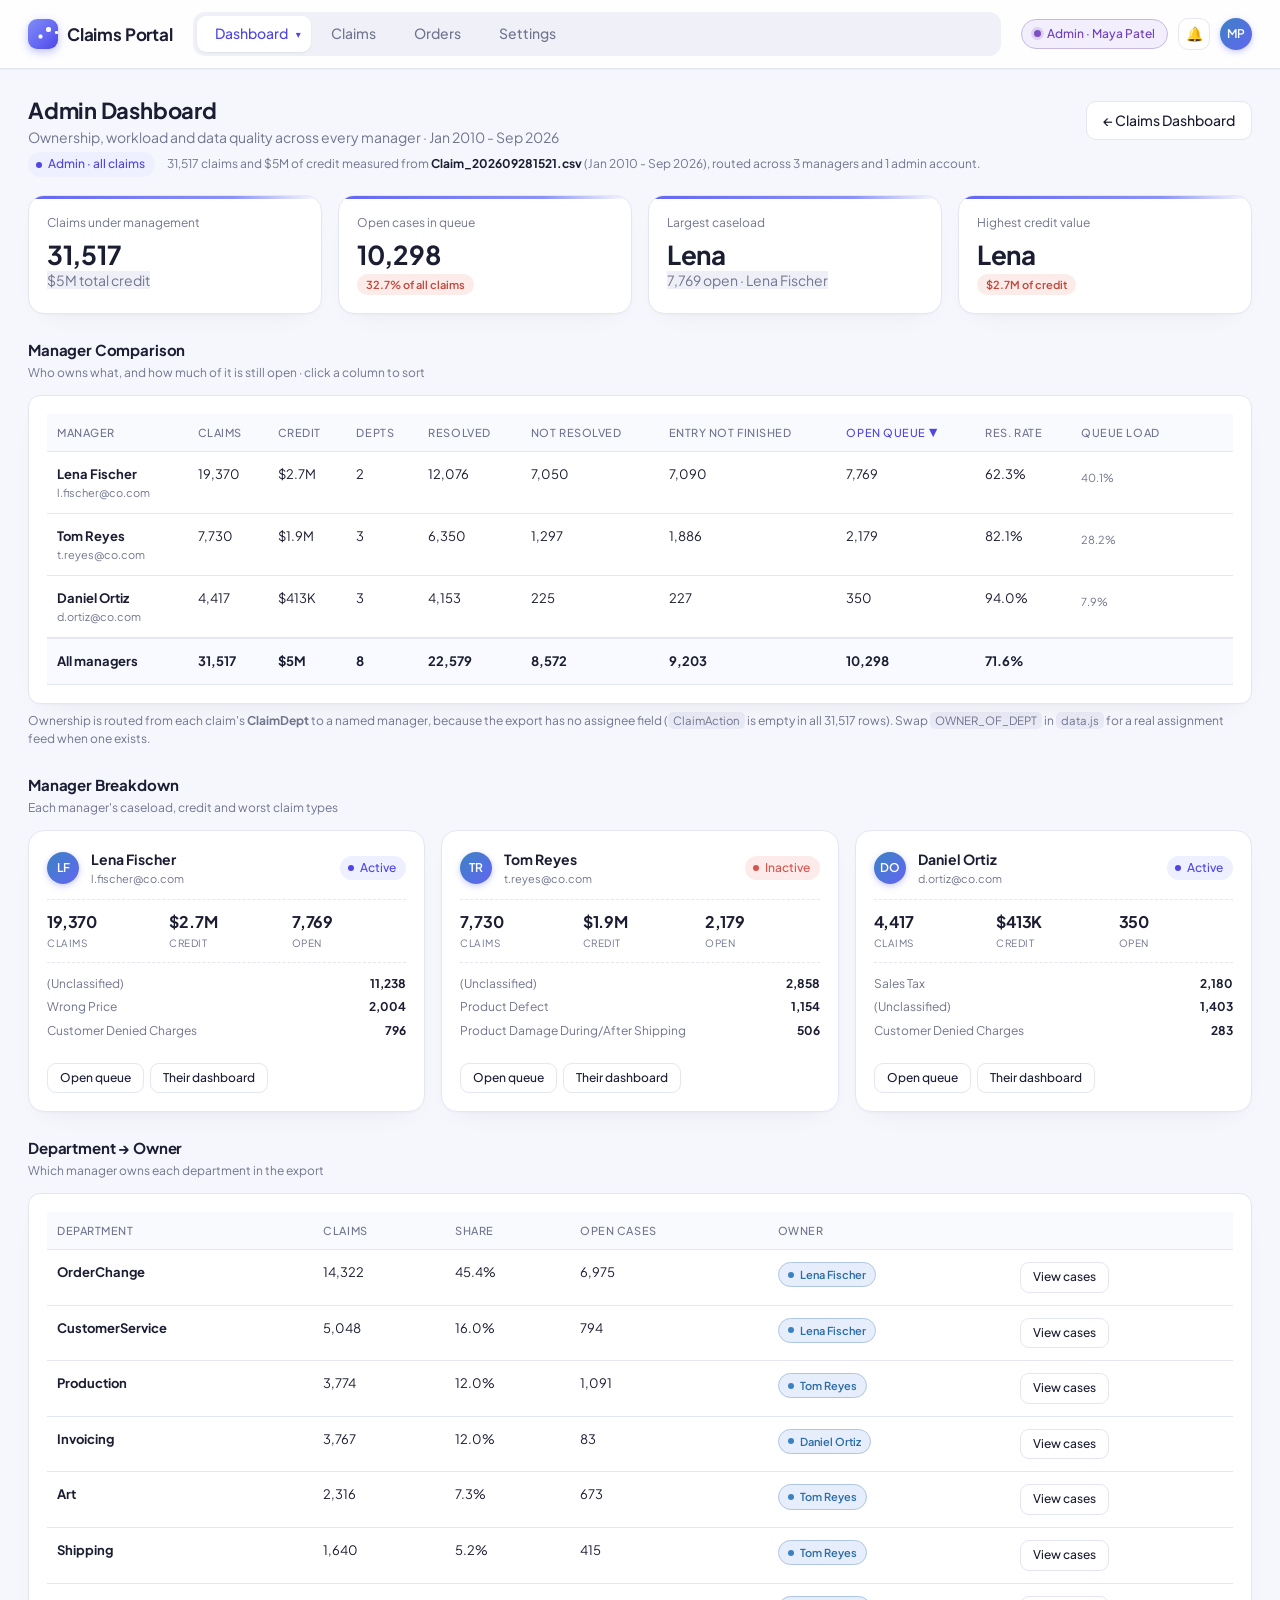
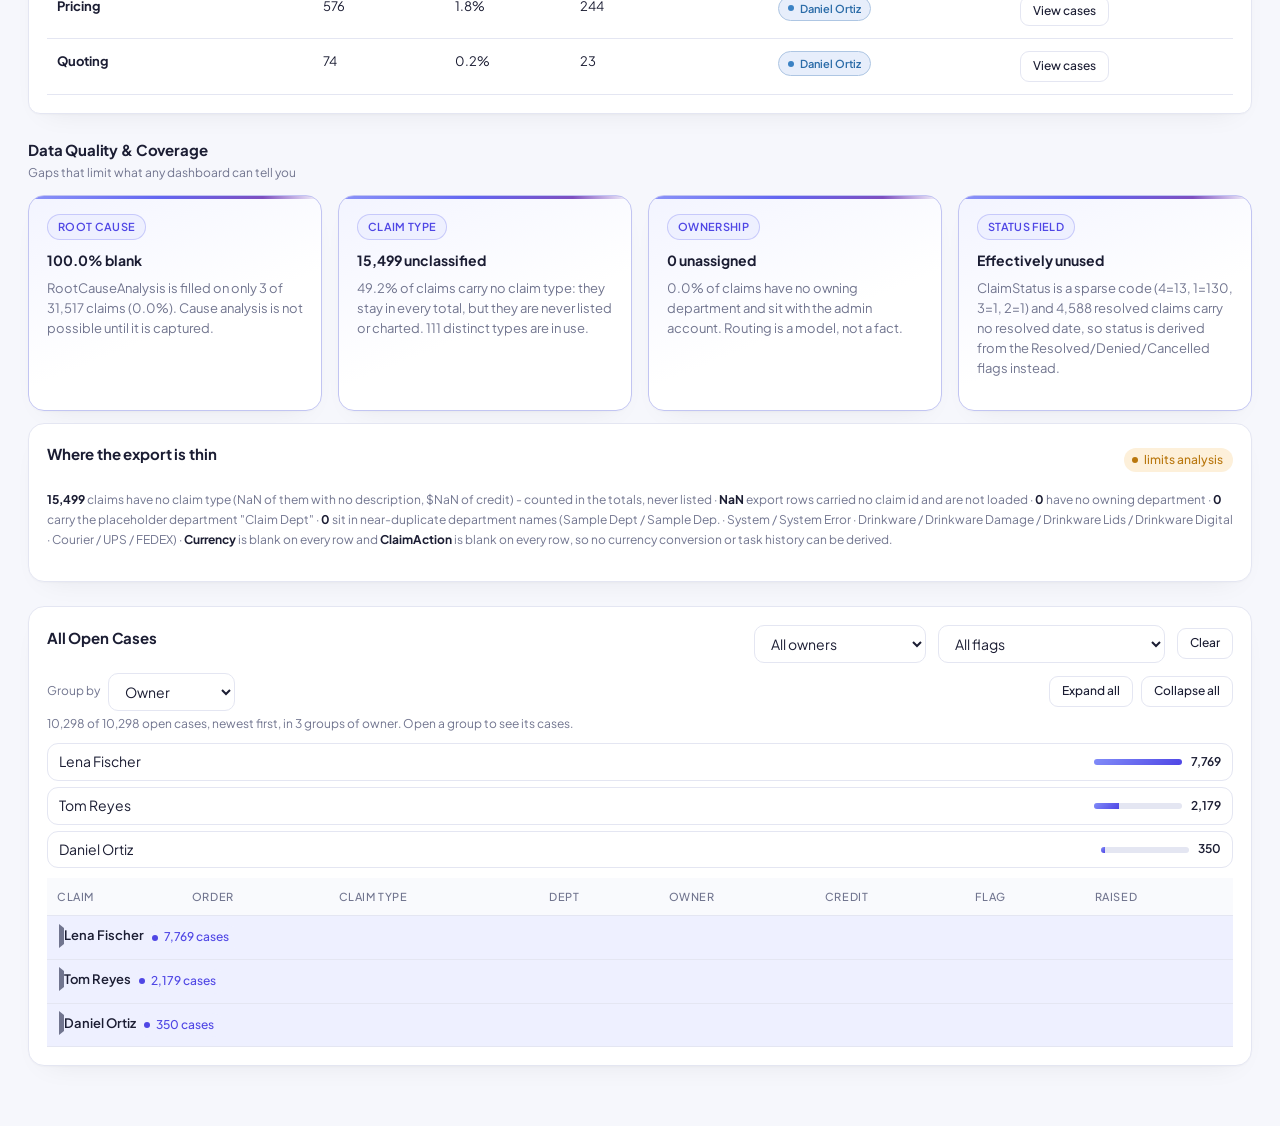
<file: admin-dashboard.html>
<!DOCTYPE html>
<html lang="en">
<head>
  <meta charset="utf-8">
  <title>Claims Portal – Admin Dashboard</title>
  <meta name="viewport" content="width=device-width, initial-scale=1, viewport-fit=cover">
  <link href="https://fonts.googleapis.com/css2?family=Plus+Jakarta+Sans:wght@400;500;600;700&display=swap" rel="stylesheet">
  <link href="style.css" rel="stylesheet">
  <script src="data.js"></script>
  <script src="app.js"></script>
  <script>
    // esc / usd / num / pct all live in app.js.
    const COLORS = ['#6366f1', '#3b82c4', '#e8a13a', '#7d4fc0', '#ef6c6c', '#b3a49b'];

    let sortKey = 'queue';
    let sortDir = -1;
    let ownerFilter = '';
    let queueOwner = '';
    let queueReason = '';
    let queueGroup = 'own';
    let queueDept = '';

    // How the open-case queue is grouped. Owner is the default because the
    // admin's first question is always "who is sitting on what".
    const GROUPINGS = {
      own: { label: 'Owner', key: (r) => [r.own], text: (k) => ownerName(k) },
      reason: { label: 'Flag', key: (r) => r.reasons, text: (k) => k, max: 12 },
      de: { label: 'Department', key: (r) => [r.de], text: (k) => k, max: 14 },
      ty: { label: 'Claim type', key: (r) => [r.ty], text: (k) => k, max: 12 }
    };
    const grouping = () => GROUPINGS[queueGroup] || GROUPINGS.own;

    const add = (a) => a.reduce((s, x) => s + x, 0);

    // OWNER_MATRIX carries the measured numbers but not the contact details, so
    // the two are joined here. Without this the comparison table reads NaN,
    // because OWNERS alone has no claim counts on it.
    const managers = () => OWNERS
      .filter((o) => o.role === 'Manager')
      .map((o) => Object.assign({}, o, OWNER_MATRIX.find((m) => m.id === o.id) || {}));
    // All-years aggregate for the routed owner.
    const statsFor = (id) => CLAIM_STATS_BY_OWNER[id] || CLAIM_STATS_ALL;

    // ---------- sorting ----------
    const SORTS = {
      name: (m) => m.name, total: (m) => m.total, credit: (m) => m.credit,
      queue: (m) => m.queue, open: (m) => m.unresolved, unfinished: (m) => m.unfinished,
      resolution: (m) => statsFor(m.id).resolved, depts: (m) => m.depts
    };
    function sortedManagers() {
      const f = SORTS[sortKey] || SORTS.queue;
      return managers().slice().sort((a, b) => {
        const x = f(a), y = f(b);
        return (typeof x === 'string' ? x.localeCompare(y) : x - y) * sortDir;
      });
    }
    function th(key, label, extra) {
      return `<th class="srt${sortKey === key ? ' on' : ''}" onclick="setSort('${key}')">${label}${
        sortKey === key ? (sortDir === 1 ? ' ▲' : ' ▼') : ''}${extra || ''}</th>`;
    }
    function setSort(k) {
      if (sortKey === k) sortDir = -sortDir;
      else { sortKey = k; sortDir = -1; }
      render();
    }

    // ---------- owner comparison ----------
    function managerRow(m) {
      const s = statsFor(m.id);
      const resRate = pct(s.resolved, s.total);
      const load = m.total ? m.queue / m.total : 0;
      return `
        <tr>
          <td><b>${esc(m.name)}</b><div class="mu" style="font-size:11px">${esc(m.email)}</div></td>
          <td>${num(m.total)}</td>
          <td>${usd(m.credit)}</td>
          <td>${m.depts}</td>
          <td>${num(s.resolved)}</td>
          <td>${num(m.open)}</td>
          <td>${num(m.unfinished)}</td>
          <td>${num(m.queue)}</td>
          <td>${resRate}</td>
          <td class="loadcell">
            <div class="trk" title="${num(m.queue)} of ${num(m.total)} claims still open">
              <span style="width:${Math.min(100, load * 100 * 4).toFixed(1)}%;background:${load > 0.08 ? '#ef6c6c' : load > 0.03 ? '#e8a13a' : '#4b9c6c'}"></span>
            </div>
            <em>${pct(m.queue, m.total)}</em>
          </td>
        </tr>`;
    }

    // ---------- dept -> owner ----------
    function deptRow(d) {
      const s = statsFor(d.owner);
      const owner = OWNERS.find((o) => o.id === d.owner) || {};
      const open = OWNER_QUEUE.filter((q) => q.own === d.owner && q.de === d.dept).length;
      return `
        <tr>
          <td><b>${esc(d.dept)}</b></td>
          <td>${num(d.n)}</td>
          <td>${pct(d.n, S_ALL.total)}</td>
          <td>${num(open)}</td>
          <td><span class="owner-chip ${owner.role === 'Admin' ? 'adm' : 'mgr'}"><i></i>${esc(owner.name || d.owner)}</span></td>
          <td><button class="btn s" onclick="queueFor('${d.owner}','${esc(d.dept)}')">View cases</button></td>
        </tr>`;
    }
    // All-years aggregate across every routed owner.
    const S_ALL = CLAIM_STATS_ALL;

    // ---------- case queue ----------
    function queueRows() {
      let rows = OWNER_QUEUE.slice();
      if (ownerFilter) rows = rows.filter((r) => r.own === ownerFilter);
      if (queueReason) rows = rows.filter((r) => r.reasons.includes(queueReason));
      if (queueDept) rows = rows.filter((r) => r.de === queueDept && (!ownerFilter || r.own === ownerFilter));
      return rows;
    }

    function queueFor(owner, dept) {
      ownerFilter = owner || '';
      queueOwner = owner || '';
      queueReason = '';
      queueDept = dept || '';
      if (dept) queueGroup = 'own';
      render();
      document.getElementById('casequeue')?.scrollIntoView({ behavior: 'smooth', block: 'start' });
    }

    function clearQueue() {
      ownerFilter = '';
      queueOwner = '';
      queueReason = '';
      queueDept = '';
      render();
    }

    // Compact "owner bar" picker so a manager's cases can be reached in one click.
    function queueOwnerBars() {
      const g = grouping();
      const rows = queueRows();
      const buckets = new Map();
      for (const r of rows) for (const k of g.key(r)) buckets.set(k, (buckets.get(k) || 0) + 1);
      const list = [...buckets.entries()].sort((a, b) => b[1] - a[1]);
      if (list.length < 2) return '';
      const max = list[0][1];
      return `<div class="qminibars">${list.map(([k, n]) => `
        <button type="button" class="qmini" onclick="openGroupBy('${esc(k)}')">
          <span class="lbl">${esc(g.text(k))}</span>
          <span class="bar"><i style="width:${Math.round((n / max) * 100)}%"></i></span>
          <span class="n">${num(n)}</span>
        </button>`).join('')}</div>`;
    }

    function openGroupBy(key) {
      const g = grouping();
      const el = document.querySelector(`.qgroup[data-k="${CSS.escape(key)}"]`);
      if (!el) return;
      el.open = true;
      toggleGroup(el);
      el.scrollIntoView({ behavior: 'smooth', block: 'center' });
    }

    function rowHtml(r) {
      return `
        <tr>
          <td><b>#${esc(r.id)}</b></td>
          <td>${esc(r.o)}</td>
          <td>${esc(r.ty)}</td>
          <td>${esc(r.de)}</td>
          <td><span class="owner-chip ${(OWNERS.find((o) => o.id === r.own) || {}).role === 'Admin' ? 'adm' : 'mgr'}"><i></i>${esc(ownerName(r.own))}</span></td>
          <td>${r.am ? usd(r.am) : '<span class="mu">—</span>'}</td>
          <td>${r.reasons.map((x) => `<span class="b Awaiting">${esc(x)}</span>`).join(' ')}</td>
          <td>${fmtDate(r.date)}</td>
        </tr>`;
    }

    // ---------- render ----------
    function render() {
      const S = S_ALL;
      const mgrs = sortedManagers();
      const totalQueue = OWNER_QUEUE.length;
      const busiest = managers().slice().sort((a, b) => statsFor(b.id).credit - statsFor(a.id).credit)[0];
      const heaviest = managers().slice().sort((a, b) => b.queue - a.queue)[0];
      const cleanest = managers().slice().sort((a, b) => a.queue / a.total - b.queue / b.total)[0];
      const unassigned = S.unassigned;
      // The untyped claims never reach a list or a chart, so S.types no longer
      // carries the bucket - the data-quality card reads it off DATA_QUALITY,
      // which counts the whole export instead of the listed rows.
      const untypedN = DATA_QUALITY.blankType;
      const rows = queueRows();

      document.getElementById('app').innerHTML = `
        <div class="row" style="margin-bottom:4px">
          <div><h1>Admin Dashboard</h1><span class="mu">Ownership, workload and data quality across every manager · ${S.range}</span></div>
          <div class="sp"></div>
          <a class="btn" href="dashboard.html">← Claims Dashboard</a>
        </div>
        <div class="row" style="margin-bottom:18px">
          <span class="b Low">Admin · all claims</span>
          <span class="mu" style="font-size:12px">${num(S.total)} claims and ${usd(S.credit)} of credit measured from <b style="color:var(--tx)">${esc(SOURCE_FILE)}</b> (${esc(S.range)}), routed across ${managers().length} managers and 1 admin account.</span>
        </div>

        <!-- headline numbers -->
        <div class="grid g4">
          <div class="card kpi"><small>Claims under management</small><b>${num(S.total)}</b><span class="flat">${usd(S.credit)} total credit</span></div>
          <div class="card kpi"><small>Open cases in queue</small><b>${num(totalQueue)}</b><span class="up">${pct(totalQueue, S.total)} of all claims</span></div>
          <div class="card kpi"><small>Largest caseload</small><b>${esc(heaviest ? heaviest.name.split(' ')[0] : '—')}</b><span class="flat">${num(heaviest ? heaviest.queue : 0)} open · ${heaviest ? esc(heaviest.name) : ''}</span></div>
          <div class="card kpi"><small>Highest credit value</small><b>${esc(busiest ? busiest.name.split(' ')[0] : '—')}</b><span class="up">${usd(busiest ? busiest.credit : 0)} of credit</span></div>
        </div>

        <!-- ownership matrix -->
        <div class="row sec first" style="margin-top:24px">
          <div><h3>Manager Comparison</h3><span class="mu">Who owns what, and how much of it is still open · click a column to sort</span></div>
        </div>
        <div class="card tw">
          <table>
            <tr>${th('name', 'Manager')}${th('total', 'Claims')}${th('credit', 'Credit')}${th('depts', 'Depts')}${th('resolution', 'Resolved')}${th('open', 'Not resolved')}${th('unfinished', 'Entry not finished')}${th('queue', 'Open queue')}<th>Res. rate</th><th>Queue load</th></tr>
            ${mgrs.map(managerRow).join('')}
            <tr class="tot">
              <td><b>All managers</b></td>
              <td><b>${num(add(mgrs.map((m) => m.total)))}</b></td>
              <td><b>${usd(add(mgrs.map((m) => m.credit)))}</b></td>
              <td><b>${managers().reduce((a, m) => a + m.depts, 0)}</b></td>
              <td><b>${num(add(mgrs.map((m) => statsFor(m.id).resolved)))}</b></td>
              <td><b>${num(add(mgrs.map((m) => m.open)))}</b></td>
              <td><b>${num(add(mgrs.map((m) => m.unfinished)))}</b></td>
              <td><b>${num(add(mgrs.map((m) => m.queue)))}</b></td>
              <td><b>${pct(add(mgrs.map((m) => statsFor(m.id).resolved)), add(mgrs.map((m) => m.total)))}</b></td>
              <td></td>
            </tr>
          </table>
        </div>
        <p class="mu" style="font-size:12px;margin-top:8px">
          Ownership is routed from each claim's <b>ClaimDept</b> to a named manager, because the export has no assignee field
          (<code>ClaimAction</code> is empty in all ${num(S.total)} rows). Swap <code>OWNER_OF_DEPT</code> in <code>data.js</code> for a real assignment feed when one exists.
        </p>

        <!-- per-manager cards -->
        <div class="row sec" style="margin-top:24px">
          <div><h3>Manager Breakdown</h3><span class="mu">Each manager's caseload, credit and worst claim types</span></div>
        </div>
        <div class="grid g3">
          ${mgrs.map((m) => {
            const s = statsFor(m.id);
            const top3 = s.types.slice(0, 3);
            return `
              <div class="card mcard">
                <div class="row">
                  <span class="avatar">${initials(m.name)}</span>
                  <div style="flex:1">
                    <b>${esc(m.name)}</b>
                    <div class="mu" style="font-size:11px">${esc(m.email)}</div>
                  </div>
                  ${m.status === 'Inactive' ? '<span class="b Rejected">Inactive</span>' : '<span class="b Low">Active</span>'}
                </div>
                <div class="mrow">
                  <div><em>${num(m.total)}</em><span>claims</span></div>
                  <div><em>${usd(m.credit)}</em><span>credit</span></div>
                  <div><em>${num(m.queue)}</em><span>open</span></div>
                </div>
                <div class="mtop">
                  ${top3.map((t) => `<div class="mb"><span>${esc(t[0])}</span><b>${num(t[1])}</b></div>`).join('')}
                </div>
                <div class="row" style="margin-top:10px;gap:6px">
                  <button class="btn s" onclick="queueFor('${m.id}')">Open queue</button>
                  <a class="btn s ghost" href="dashboard.html">Their dashboard</a>
                </div>
              </div>`;
          }).join('')}
        </div>

        <!-- dept ownership -->
        <div class="row sec" style="margin-top:24px">
          <div><h3>Department → Owner</h3><span class="mu">Which manager owns each department in the export</span></div>
        </div>
        <div class="card tw">
          <table>
            <tr><th>Department</th><th>Claims</th><th>Share</th><th>Open cases</th><th>Owner</th><th></th></tr>
            ${DEPT_OWNERS.map(deptRow).join('')}
          </table>
        </div>

        <!-- data quality -->
        <div class="row sec" style="margin-top:24px">
          <div><h3>Data Quality &amp; Coverage</h3><span class="mu">Gaps that limit what any dashboard can tell you</span></div>
        </div>
        <div class="grid g4">
          <div class="card icard"><span class="tag">Root cause</span><b class="ttl">${pct(S.noRca, S.total)} blank</b><p class="mu">RootCauseAnalysis is filled on only ${num(S.rcaFilled)} of ${num(S.total)} claims (${pct(S.rcaFilled, S.total)}). Cause analysis is not possible until it is captured.</p></div>
          <div class="card icard"><span class="tag">Claim type</span><b class="ttl">${num(untypedN)} unclassified</b><p class="mu">${pct(untypedN, S.total)} of claims carry no claim type: they stay in every total, but they are never listed or charted. ${num(DATA_QUALITY.distinctTypes)} distinct types are in use.</p></div>
          <div class="card icard"><span class="tag">Ownership</span><b class="ttl">${num(unassigned)} unassigned</b><p class="mu">${pct(unassigned, S.total)} of claims have no owning department and sit with the admin account. Routing is a model, not a fact.</p></div>
          <div class="card icard"><span class="tag">Status field</span><b class="ttl">Effectively unused</b><p class="mu">ClaimStatus is a sparse code (${esc(DATA_QUALITY.statusCodes.join(', '))}) and ${num(DATA_QUALITY.resolvedNoDate)} resolved claims carry no resolved date, so status is derived from the Resolved/Denied/Cancelled flags instead.</p></div>
        </div>
        <div class="card" style="margin-top:12px">
          <div class="row"><h3>Where the export is thin</h3><div class="sp"></div><span class="b Med">limits analysis</span></div>
          <p class="mu" style="font-size:12px;line-height:1.7">
            <b style="color:var(--tx)">${num(DATA_QUALITY.blankType)}</b> claims have no claim type (${num(DATA_QUALITY.blankTypeNoDesc)} of them with no description, ${usd(DATA_QUALITY.blankTypeCredit)} of credit) - counted in the totals, never listed ·
            <b style="color:var(--tx)">${num(DATA_QUALITY.noClaimId)}</b> export rows carried no claim id and are not loaded ·
            <b style="color:var(--tx)">${num(DATA_QUALITY.blankDept)}</b> have no owning department ·
            <b style="color:var(--tx)">${num(DATA_QUALITY.junk)}</b> carry the placeholder department "Claim Dept" ·
            <b style="color:var(--tx)">${num(DATA_QUALITY.nearDupeClaims)}</b> sit in near-duplicate department names (${DATA_QUALITY.nearDupes.map((g) => esc(g.replace(/\|/g, ' / '))).join(' · ')}) ·
            <b style="color:var(--tx)">Currency</b> is blank on every row and <b style="color:var(--tx)">ClaimAction</b> is blank on every row, so no currency conversion or task history can be derived.
          </p>
        </div>

        <!-- case queue -->
        <div class="card" id="casequeue" style="margin-top:24px;scroll-margin-top:80px">
          <div class="row">
            <h3>All Open Cases</h3>
            <div class="sp"></div>
            <select onchange="ownerFilter=this.value;render()">
              <option value="">All owners</option>
              ${OWNERS.map((o) => `<option value="${o.id}"${ownerFilter === o.id ? ' selected' : ''}>${esc(o.name)} (${num(OWNER_QUEUE.filter((q) => q.own === o.id).length)})</option>`).join('')}
            </select>
            <select onchange="queueReason=this.value;render()">
              <option value="">All flags</option>
              ${['Unresolved', 'Denied', 'Cancelled', 'Entry not finished', 'Repeat-claim order', 'Unassigned Department']
                .map((r) => `<option value="${r}"${queueReason === r ? ' selected' : ''}>${esc(r)} (${num(OWNER_QUEUE.filter((q) => q.reasons.includes(r)).length)})</option>`).join('')}
            </select>
            <button class="btn s" onclick="clearQueue()">Clear</button>
          </div>

          <div class="qbar">
            <span class="mu">Group by</span>
            <select onchange="queueGroup=this.value;openGroups.clear();render()">
              ${Object.entries(GROUPINGS).map(([k, g]) => `<option value="${k}"${queueGroup === k ? ' selected' : ''}>${esc(g.label)}</option>`).join('')}
            </select>
            <div class="sp"></div>
            <button class="btn s" onclick="expandAllGroups()">Expand all</button>
            <button class="btn s" onclick="collapseAllGroups()">Collapse all</button>
          </div>

          <p class="mu" style="font-size:12px;margin:0">
            ${num(rows.length)} of ${num(totalQueue)} open cases, newest first, in ${groupSummaryLine(rows, { key: grouping().key })} of ${esc(grouping().label).toLowerCase()}.
            Open a group to see its cases.
          </p>

          <div id="qscope" class="mu" style="font-size:12px;margin:6px 0"></div>

          ${queueOwnerBars()}

          <div class="tw" style="border:0;margin-top:10px;border-radius:0 0 0 0">
            <table class="qtable">
              <thead><tr><th>Claim</th><th>Order</th><th>Claim Type</th><th>Dept</th><th>Owner</th><th>Credit</th><th>Flag</th><th>Raised</th></tr></thead>
                ${groupedTable(rows, {
                  cols: 8,
                  key: grouping().key,
                  label: grouping().text,
                  max: grouping().max || 0,
                  onlyKey: queueDept || null,
                  rowSort: (a, b) => String(b.date).localeCompare(String(a.date)),
                  rowHtml: rowHtml,
                  empty: 'No cases match the current filters.'
                })}
            </table>
          </div>
        </div>`;
    }

    function main() {
      if (!requireAdmin()) return;
      document.body.innerHTML = layout('admin-dash');
      render();
    }
  </script>
</head>
<body>
  <script>main();</script>
</body>
</html>
</file>
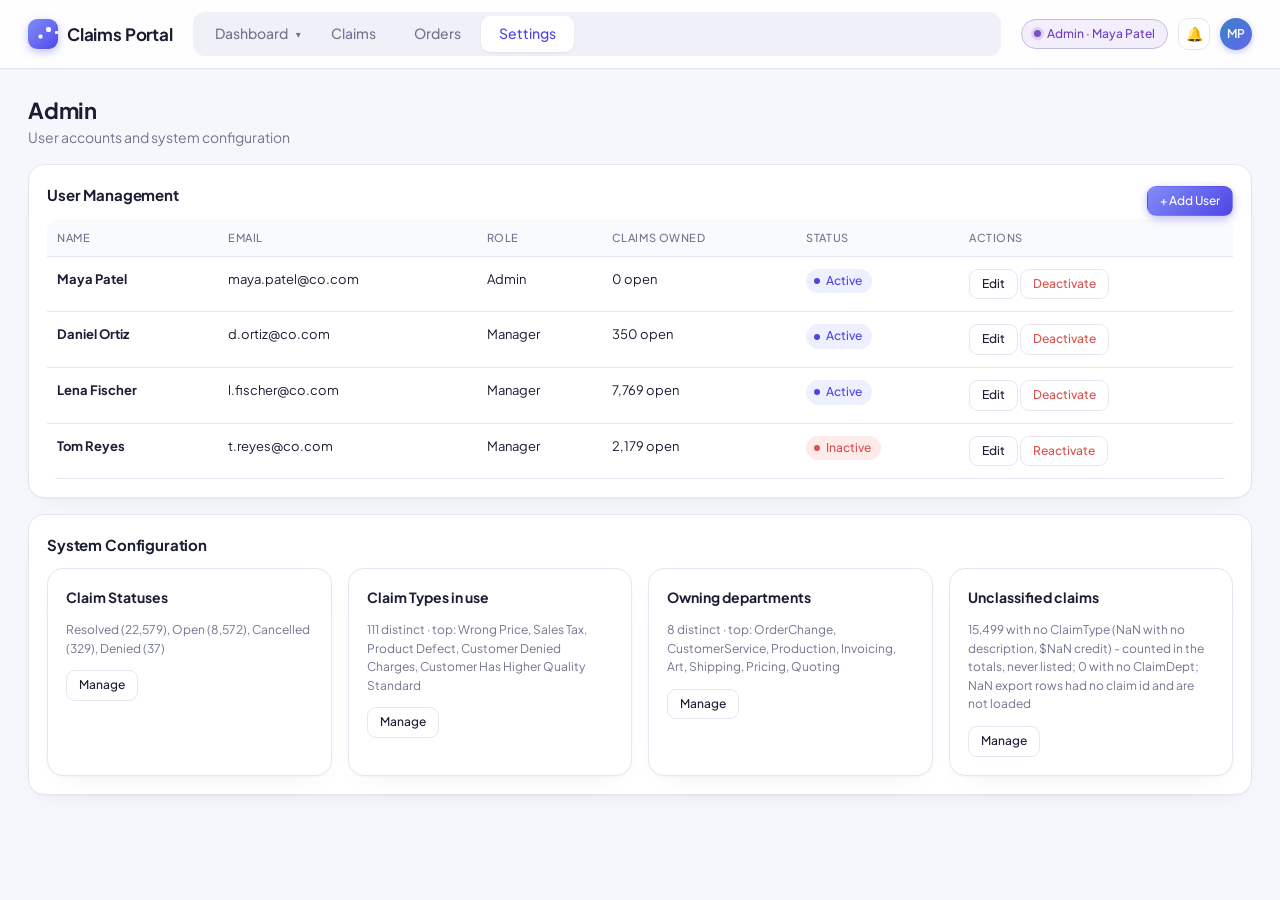
<file: admin.html>
<!DOCTYPE html>
<html lang="en">
<head>
  <meta charset="utf-8">
  <title>Claims Portal – Admin</title>
  <meta name="viewport" content="width=device-width, initial-scale=1, viewport-fit=cover">
  <link href="https://fonts.googleapis.com/css2?family=Plus+Jakarta+Sans:wght@400;500;600;700&display=swap" rel="stylesheet">
  <link href="style.css" rel="stylesheet">
  <script src="data.js"></script>
  <script src="app.js"></script>
  <script>
    function render() {
      // These lists describe the vocabulary actually present in the export.
      const topTypes = (CLAIM_STATS_ALL.types || []).slice(0, 6).map((t) => t[0]).filter((t) => t !== '(Unclassified)');
      const topDepts = (CLAIM_STATS_ALL.dept || []).slice(0, 8).map((d) => d[0]);
      const settings = [
        ['Claim Statuses', (CLAIM_STATS_ALL.status || []).map((s) => `${s[0]} (${num(s[1])})`).join(', ')],
        ['Claim Types in use', `${num(DATA_QUALITY.distinctTypes)} distinct · top: ${topTypes.join(', ')}`],
        ['Owning departments', `${num(DATA_QUALITY.distinctDepts)} distinct · top: ${topDepts.join(', ')}`],
        ['Unclassified claims', `${num(DATA_QUALITY.blankType)} with no ClaimType (${num(DATA_QUALITY.blankTypeNoDesc)} with no description, ${usd(DATA_QUALITY.blankTypeCredit)} credit) - counted in the totals, never listed; ${num(DATA_QUALITY.blankDept)} with no ClaimDept; ${num(DATA_QUALITY.noClaimId)} export rows had no claim id and are not loaded`]
      ];

      document.getElementById('app').innerHTML = `
        <div class="row" style="margin-bottom:16px">
          <div><h1>Admin</h1><span class="mu">User accounts and system configuration</span></div>
        </div>
        <div class="card">
          <div class="row">
            <h3>User Management</h3>
            <div class="sp"></div>
            <button class="btn p s" onclick="toast('Add user form')">+ Add User</button>
          </div>
          <div class="tw"><table>
            <tr><th>Name</th><th>Email</th><th>Role</th><th>Claims owned</th><th>Status</th><th>Actions</th></tr>
            ${USERS.map((u) => {
              const own = OWNERS.find((o) => o.name === u[0]);
              const n = own ? OWNER_QUEUE.filter((q) => q.own === own.id).length : 0;
              return `
              <tr>
                <td><b>${u[0]}</b></td>
                <td>${u[1]}</td>
                <td>${u[2]}</td>
                <td>${own ? num(n) + ' open' : '<span class="mu">—</span>'}</td>
                <td><span class="b ${u[3] === 'Inactive' ? 'Rejected' : ''}">${u[3]}</span></td>
                <td>
                  <button class="btn s" onclick="toast('Edit ${u[0]}')">Edit</button>
                  <button class="btn s d" onclick="toast('${u[0]} deactivated')">${u[3] === 'Inactive' ? 'Reactivate' : 'Deactivate'}</button>
                </td>
              </tr>`;
            }).join('')}
          </table></div>
        </div>

        <div class="card" style="margin-top:16px">
          <h3>System Configuration</h3>
          <div class="grid g4">
            ${settings.map(([name, value]) => `
              <div class="card">
                <b>${name}</b>
                <p class="mu" style="font-size:12px">${value}</p>
                <button class="btn s" onclick="toast('Manage ${name}')">Manage</button>
              </div>`).join('')}
          </div>
        </div>`;
    }

    function main() {
      if (!requireAdmin()) return;
      document.body.innerHTML = layout('admin');
      render();
    }
  </script>
</head>
<body>
  <script>main();</script>
</body>
</html>
</file>
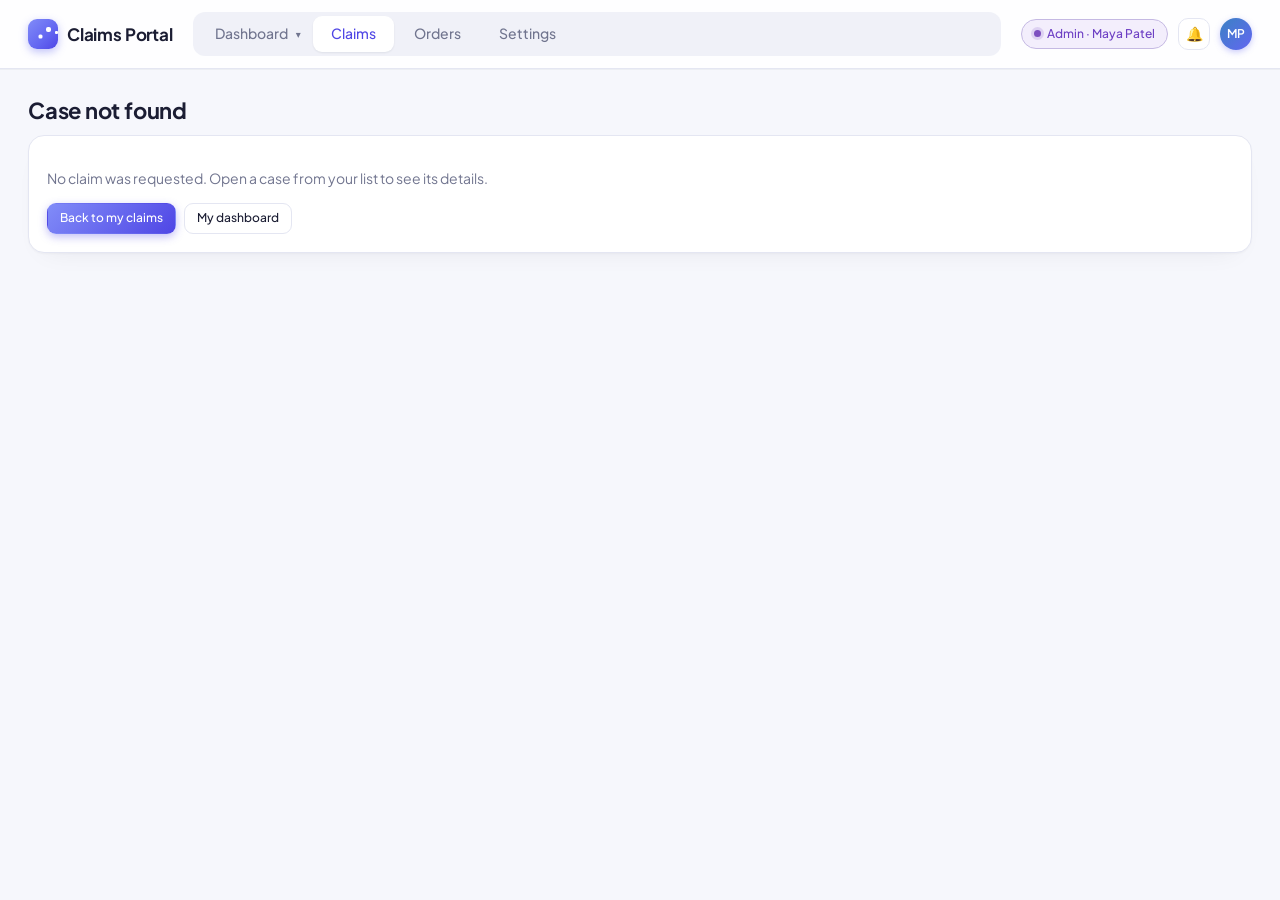
<file: claim-detail.html>
<!DOCTYPE html>
<html lang="en">
<head>
  <meta charset="utf-8">
  <title>Claims Portal – Claim Detail</title>
  <meta name="viewport" content="width=device-width, initial-scale=1, viewport-fit=cover">
  <link href="https://fonts.googleapis.com/css2?family=Plus+Jakarta+Sans:wght@400;500;600;700&display=swap" rel="stylesheet">
  <link href="style.css" rel="stylesheet">
  <script src="data.js"></script>
  <script src="app.js"></script>
  <script>
    function optionList(options, selected) {
      return options
        .map((x) => `<option ${x === selected ? 'selected' : ''}>${x}</option>`)
        .join('');
    }

    // Chip rows are grouped so the three kinds of information never mix.
    //  pg = where the claim sits in the workflow   is = what is wrong
    //  fi = what it costs and what was refunded
    function chipRow(chips) {
      return (
        '<div class="crow">' +
        chips
          .map(([label, value, kind]) =>
            `<span class="cchip${kind ? ' ' + kind : ''}">${label}${value ? ' <small>' + value + '</small>' : ''}</span>`
          )
          .join('') +
        '</div>'
      );
    }

    function chipGroup(cls, title, blurb, chips) {
      return (
        `<div class="chips ${cls}"><h4>${title}</h4>` +
        (blurb ? `<p>${blurb}</p>` : '') +
        chipRow(chips) +
        `</div>`
      );
    }

    // 282 rows in the export have free text sitting in the claim-number column -
    // the legacy Claim# field was overwritten with note text, so those rows carry
    // no number at all. A page headed "Claim ID" printing that prose reads as a
    // corrupt identifier, so a real claim number is the only thing shown here.
    function claimNo(claim) {
      const s = String(claim && claim.id != null ? claim.id : '').trim();
      return /^[0-9]+$/.test(s) ? s : '';
    }

    function render() {
      const params = new URLSearchParams(location.search);
      const wanted = params.get('id');
      const found = CLAIMS.find((c) => c.id === wanted);

      // A manager asking for someone else's case gets a refusal, not the case.
      if (found && !canSee(found.own)) {
        document.getElementById('app').innerHTML = `
          <h1 style="margin-bottom:8px">Case not available</h1>
          <div class="card">
            <p class="mu">Claim <b>#${esc(wanted)}</b> is owned by ${esc(ownerName(found.own))}, not by you.
            Managers can only open cases in their own caseload.</p>
            <div class="row" style="gap:8px;margin-top:12px">
              <a class="btn p s" href="dashboard.html">Back to my dashboard</a>
              ${isAdmin() ? `<a class="btn s" href="admin-dashboard.html">Open Admin Dashboard</a>` : ''}
            </div>
          </div>`;
        return;
      }

      // No id, or an id that does not exist: never fall back to an arbitrary case.
      if (!found) {
        document.getElementById('app').innerHTML = `
          <h1 style="margin-bottom:8px">Case not found</h1>
          <div class="card">
            <p class="mu">${wanted
              ? `No claim matches <b>#${esc(wanted)}</b> in the export.`
              : 'No claim was requested. Open a case from your list to see its details.'}</p>
            <div class="row" style="gap:8px;margin-top:12px">
              <a class="btn p s" href="claims.html">Back to my claims</a>
              <a class="btn s" href="dashboard.html">My dashboard</a>
            </div>
          </div>`;
        return;
      }

      const claim = found;
      const suggestion = AI_SUGGESTIONS[claim.ty] || AI_SUGGESTIONS.default;
      const order = ORDERS.find((o) => o[0] === claim.or) || null;
      const fin = CLAIM_FINANCIALS[claim.id] || {};

      const dd = (label, value) => `<dt>${label}</dt><dd>${value}</dd>`;
      const or = (v, fallback) => (v === undefined || v === null || v === '' ? fallback : v);
      // The shared fmtDate (app.js) prints MM-DD-YYYY and returns '' when there
      // is no date; this page shows an em dash for a missing value instead, to
      // match how its other blank fields read.
      const when = (d) => fmtDate(d) || '—';

      // Carrier is not a column in the export. build-data.js reads it out of the
      // claim's department, claim type and description, so a claim that never
      // names a courier carries nothing and says so. 'UPS/FedEx' means the text
      // named both, which happens when FedEx Ground is billed to a UPS shipper
      // account, and is reported rather than resolved to whichever came first.
      const carrierNote = (c) => {
        if (!c) return '<span class="mu" style="font-size:11px" title="No claim on this order names a carrier in its department, type or description.">not stated in the claim</span>';
        if (c === 'UPS/FedEx') return '<span class="b Med">UPS/FedEx</span> <span class="mu" style="font-size:11px">the claims name both</span>';
        return esc(c) + ' <span class="mu" style="font-size:11px">named in the claim</span>';
      };

      // Status is derived from the Resolved / Denied / Cancelled flags, so the
      // trace can only mark the step the flags actually prove.
      const traceStep = { Open: 0, Denied: 10, Cancelled: 10, Resolved: 10 }[claim.st] ?? 0;
      const STEPS = ['Claim', 'Order', 'Department', 'Investigation', 'Root cause', 'Resolution', 'Closure'];
      const trace = STEPS
        .map((step, i) => `<span class="${i === traceStep ? 'cur' : ''}">${step}</span>`)
        .join('');

      document.getElementById('app').innerHTML = `
        <a class="mu" style="cursor:pointer" href="claims.html">← Claims</a>
        <div class="row" style="margin:8px 0 14px">
          <h1>${claim.id}</h1>
          <span class="mu">${esc(claim.own_by || 'unknown raiser')} ·</span>
          <span class="owner-chip ${(OWNERS.find((o) => o.id === claim.own) || {}).role === 'Admin' ? 'adm' : 'mgr'}"><i></i>Owner: ${esc(ownerName(claim.own))}</span>
          <div class="sp"></div>
          <h1>${money(claim.am)}</h1>
        </div>

        <div class="trace" style="margin-bottom:16px">${trace}</div>

        <div class="card" style="margin-bottom:16px">
          <h3>Claim at a glance</h3>
          ${chipGroup('pg', 'Progress', 'Where this claim sits, based on the Resolved / Denied / Cancelled flags in the export.', [
            ['Status', claim.st, 'k'],
            ['Raised', when(claim.date), ''],
            ['Resolved', when(claim.rdate), ''],
            ['Entry finished', claim.entryFinished ? 'Yes' : 'No', claim.entryFinished ? '' : 'k']
          ])}
          ${chipGroup('is', 'Issue', 'What was claimed, and the department routed to own it.', [
            ['Type', claim.ty, 'k'],
            ['Department', claim.de, ''],
            ['Area', claim.ar, ''],
            ['Priority', claim.pr, ''],
            ['AI suggestion', claim.ai === 'acc' ? 'Accepted' : claim.ai === 'sug' ? 'Pending' : 'Not generated', '']
          ])}
          ${chipGroup('fi', 'Financial', 'Credit recorded on the claim, and what was actually refunded.', [
            ['Claim credit', money(claim.am), 'money'],
            ['Credit memo', or(fin.creditMemo, 'Not raised'), 'v'],
            ['Memo amount', fin.creditMemoAmount ? money(fin.creditMemoAmount) : '—', 'money'],
            ['Memo date', when(fin.creditMemoDate), ''],
            ['Credited against', or(fin.creditForInvoice, '—'), 'v']
          ])}
        </div>

        <div class="grid g2">
          <div class="card"><h3>1 · Claim Overview</h3>
            <dl class="dl">
              ${dd('Claim ID', claimNo(claim) || `<span class="mu" title="This row has no claim number in the export - the legacy Claim# column holds free text on it.">—</span>`)}
              ${dd('Order ID', claim.or ? `<a style="color:var(--pr)" href="orders.html">${esc(claim.or)}</a>` : '—')}
              ${dd('Order type', or(claim.otype, '—'))}
              ${dd('Claim date', when(claim.date))}
              ${dd('Description', esc(or(claim.ds, 'No description recorded.')))}
              ${dd('Claim type', esc(claim.ty))}
              ${dd('Department', esc(claim.de))}
              ${dd('Raised by', esc(or(claim.own_by, '—')))}
              ${dd('Credit amount', money(claim.am))}
            </dl>
            <p class="mu" style="font-size:11px;margin:12px 0 0">
              The export has no customer-name, evidence or attachment columns, so those are not shown.
            </p>
          </div>
          <div class="card"><h3>2 · Related Order</h3>
            ${order ? `
            <div class="fin">
              <div><em>Claims on order</em><b>${num(order[1])}</b></div>
              <div><em>Total credit</em><b class="pos">${money(order[2])}</b></div>
              <div><em>Still open</em><b>${num(order[3])}</b></div>
            </div>
            <dl class="dl">
              ${dd('Order ID', `<a style="color:var(--pr)" href="orders.html">${order[0]}</a>`)}
              ${dd('Order type', esc(order[7] || 'Customer Order'))}
              ${dd('Carrier', carrierNote(order[9]))}
              ${dd('Claims raised', num(order[1]))}
              ${dd('Departments involved', num(order[4]))}
              ${dd('Claim window', `${esc(order[5])} → ${esc(order[6])}`)}
              ${dd('Routed owners', esc((order[8] || '').split('~').map((id) => ownerName(id)).join(', ') || '—'))}
            </dl>` : `<p class="mu">Order <b>${esc(claim.or || '—')}</b> is not in the embedded order set
              (only orders that raised a repeat or open claim are carried in the page data).</p>
            <dl class="dl">${dd('Carrier', carrierNote(claim.ca))}</dl>`}
            <p class="mu" style="font-size:11px;margin:12px 0 0">
              The claims export contains only the OrderID. Product, quantity, unit price, artwork,
              batch and supplier are not available, so no order value can be shown. Carrier is
              read from the claim text rather than a field: this claim${claim.ca
                ? ` names <b>${esc(claim.ca)}</b>` : ' names no carrier'}.
            </p>
          </div>
        </div>

        <div class="grid g2" style="margin-top:16px">
          <div class="card"><h3>3 · Investigation &amp; RCA</h3>
            <dl class="dl">
              ${dd('Root cause (export)', or(fin.rootCause, 'Not recorded'))}
              ${dd('Proposed solution (export)', or(fin.proposedSolution, 'Not recorded'))}
              ${dd('Corrective action (export)', or(fin.correctiveAction, 'Not recorded'))}
              ${dd('Preventive action (export)', or(fin.preventiveAction, 'Not recorded'))}
              ${dd('Note for customer', esc(or(fin.note, 'None')))}
            </dl>
            <p class="mu" style="font-size:11px;margin:12px 0 0">
              These are the values in the export, shown verbatim. Root cause is blank on
              ${pct(CLAIM_STATS_ALL.total - CLAIM_STATS_ALL.rcaFilled, CLAIM_STATS_ALL.total)} of all claims, so most
              claims have no cause to review.
            </p>
          </div>

          <div class="card" style="border-color:var(--pr)"><h3>4 · ✨ AI Assistance <span class="b">AI Suggestion</span></h3>
            <p class="mu" style="margin:0 0 10px;font-size:12px">AI provides suggestions. The Manager makes the final decision.</p>
            <dl class="dl">
              ${dd('Classification', `${esc(claim.ty)} · ${esc(claim.de)}`)}
              ${dd('Summary', esc(or(claim.ds, 'No description recorded.')))}
              ${dd('Possible cause', esc(suggestion[0]))}
              ${dd('Resolution', esc(suggestion[1]))}
              ${dd('Based on', 'Generic investigation checklist for this claim type — no historical model')}
            </dl>
            <div class="row" style="margin-top:12px">
              <button class="btn p" onclick="toast('Suggestions accepted into RCA & CAPA')">Accept</button>
              <button class="btn" onclick="toast('Edit suggestions')">Edit</button>
            </div>
          </div>
        </div>

        <div class="grid g2" style="margin-top:16px">
          <div class="card"><h3>5 · Claim Assessment</h3>
            <div class="grid g2">
              <div><label class="mu">Financial impact</label><br><input value="${money(claim.am)}" style="width:100%"></div>
              <div><label class="mu">Entry finished</label><br><input value="${claim.entryFinished ? 'Yes' : 'No'}" style="width:100%"></div>
            </div>
            <p class="mu" style="font-size:11px;margin:12px 0 0">
              Validity, responsibility and affected quantity are not columns in the export, so they
              are not pre-filled.
            </p>
          </div>
          <div class="card"><h3>6 · Resolution &amp; CAPA</h3>
            <label class="mu">Resolution</label><br>
            <select style="margin-bottom:10px">${optionList(['Credit', 'Refund', 'Replacement', 'Rework', 'Reship', 'Partial Credit', 'No Action'], 'Rework')}</select>
            <label class="mu">Corrective Action</label>
            <textarea>${esc(or(fin.correctiveAction, ''))}</textarea>
            <label class="mu">Preventive Action</label>
            <textarea>${esc(or(fin.preventiveAction, ''))}</textarea>
            <button class="btn s" onclick="toast('CAPA saved')">Save CAPA</button>
          </div>
        </div>

        <div class="row" style="margin-top:20px">
          <div class="sp"></div>
          <button class="btn" onclick="toast('Saved')">Save</button>
          <button class="btn" onclick="toast('Claim closed')">Close Claim</button>
        </div>`;
    }

    function main() {
      if (!requireAuth()) return;
      document.body.innerHTML = layout('claims');
      render();
    }
  </script>
</head>
<body>
  <script>main();</script>
</body>
</html>
</file>
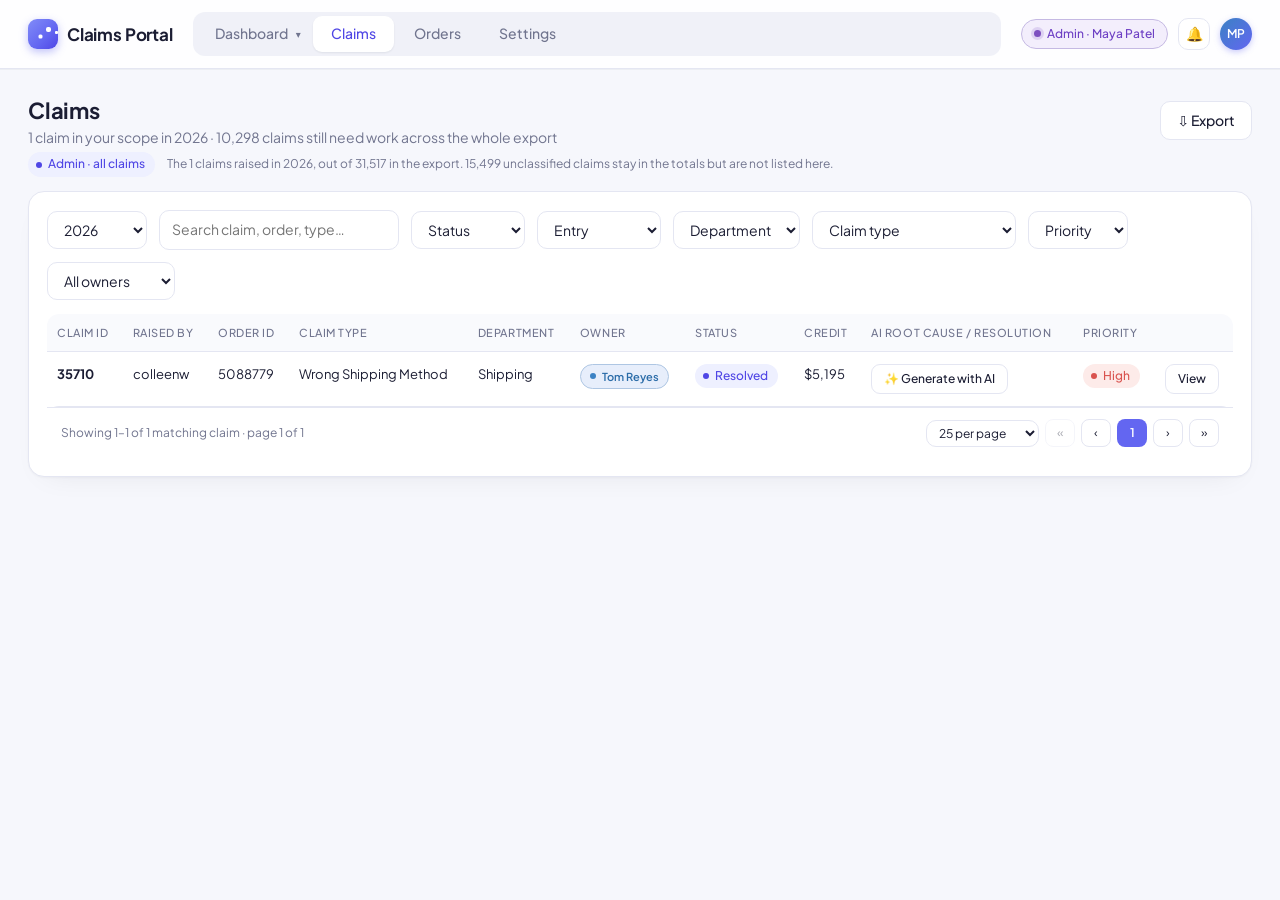
<file: claims.html>
<!DOCTYPE html>
<html lang="en">
<head>
  <meta charset="utf-8">
  <title>Claims Portal – Claims</title>
  <meta name="viewport" content="width=device-width, initial-scale=1, viewport-fit=cover">
  <link href="https://fonts.googleapis.com/css2?family=Plus+Jakarta+Sans:wght@400;500;600;700&display=swap" rel="stylesheet">
  <link href="style.css" rel="stylesheet">
  <script src="data.js"></script>
  <script src="app.js"></script>
  <script>
    // `fin` is the entry-finished flag ('yes' | 'no'), which the dashboard's
    // "Awaiting action" card links on. It is a claim field rather than a status,
    // so it cannot be folded into the Status select.
    let filter = { q: '', st: '', pr: '', own: '', de: '', ty: '', yr: '', fin: '' };

    // Set when the page was opened with a scenario on it, which is what a card's
    // "View in table" link does: it arrives here with the population it was about
    // already applied, instead of the reader landing on the whole list and having
    // to rebuild the filter from a sentence on the card.
    let carried = false;

    let page = 1;
    let pageSize = 25;
    const PAGE_SIZES = [10, 25, 50, 100];

    // The rows on the current page, addressed by position by the AI buttons.
    // Kept at module scope because a button's only handle on its claim is where
    // that claim happens to sit right now.
    let viewRows = [];

    // Only this page's own filter keys are honoured. A dashboard link that grows
    // a key this page does not filter on would be silently ignored, which reads
    // as "this scenario has no claims" rather than as a broken link.
    const PARAM_KEYS = ['st', 'ty', 'de', 'pr', 'own', 'q', 'yr', 'fin'];

    function readParams() {
      const p = new URLSearchParams(location.search);
      PARAM_KEYS.forEach((k) => {
        const v = (p.get(k) || '').trim();
        if (v) { filter[k] = v; carried = true; }
      });
      // A link may name any year at all. Only a year the export actually holds is
      // a filter this page can honour, and an unusable one is dropped rather than
      // left set, which would show an empty list with no way back.
      if (filter.yr && !YEARS.includes(Number(filter.yr))) filter.yr = '';
    }

    // The year the page opens on. Every figure on the dashboards is already cut to
    // it, so it is also the one cut here that needs no explaining.
    function defaultYear() {
      return String(LATEST_YEAR);
    }

    // Puts the page back to its unfiltered state, and forgets where it came from
    // so the banner does not survive the clear. The year goes back to the default
    // with everything else: clearing means "show me the page as it opens".
    function clearFilters() {
      filter = { q: '', st: '', pr: '', own: '', de: '', ty: '', yr: defaultYear(), fin: '' };
      carried = false;
      page = 1;
      render();
    }

    function setFilter(key, v) {
      filter[key] = v;
      // Every filter change returns to page 1: staying on page 7 of a list that
      // now has one page reads as "no results" when there are results.
      page = 1;
      renderResults();
    }

    // A claim's year is the year its ClaimDate falls in. 470 claims carry no date
    // at all, so they belong to no year and only ever appear under "All years" -
    // a year cut is a cut on dated claims, not a claim that quietly went missing.
    function yearOf(c) {
      return String(c.date || '').slice(0, 4);
    }

    // Every list is built from the signed-in user's scope, cut to the year on the
    // toolbar, so a manager can never see another manager's rows no matter what
    // the filters say.
    //
    // This cut is re-derived on every keystroke in the search box and it walks all
    // 31,517 rows, so the result is cached against the pair that produced it. A
    // different session or a different year is a different key, which rebuilds.
    let popKey = '';
    let popRows = [];
    function inScope() {
      const s = getSession();
      const key = `${s ? s.role + ':' + s.id : 'none'}|${filter.yr}`;
      if (popKey !== key) {
        popRows = scopedClaims().filter((c) => !filter.yr || yearOf(c) === filter.yr);
        popKey = key;
      }
      return popRows;
    }

    function matches(c) {
      const q = filter.q.toLowerCase();
      return (
        (!filter.st || c.st === filter.st) &&
        (!filter.pr || c.pr === filter.pr) &&
        (!filter.de || c.de === filter.de) &&
        (!filter.ty || c.ty === filter.ty) &&
        (!filter.own || c.own === filter.own) &&
        (!filter.fin || (filter.fin === 'no') === !c.entryFinished) &&
        (c.id + c.or + c.ty + c.de + (c.own_by || '')).toLowerCase().includes(q)
      );
    }

    // 282 rows in the export have free text sitting in the claim-number column:
    // the legacy Claim# field was overwritten with note text, so those rows carry
    // no number at all. Printing that prose under a Claim ID heading reads as a
    // corrupt identifier rather than as missing data, so a real claim number is
    // the only thing this cell will print.
    function claimNo(c) {
      const s = String(c.id == null ? '' : c.id).trim();
      return /^[0-9]+$/.test(s) ? s : '';
    }

    const NO_NUMBER = 'This row has no claim number in the export. The legacy Claim# column holds free text on it, so there is no claim number to open it by.';

    // A page count is not a row count: the last page holds whatever is left, so
    // it is almost never full. The pager therefore numbers pages, not rows, and
    // the caption states the row range actually on screen. Clamping here rather
    // than in a handler means a filter that shrinks the list can never leave the
    // page pointing past the end.
    function pageSlice(rows) {
      const pages = Math.max(1, Math.ceil(rows.length / pageSize));
      page = Math.min(Math.max(1, page), pages);
      const from = (page - 1) * pageSize;
      return { page, pages, from, to: Math.min(from + pageSize, rows.length), rows: rows.slice(from, from + pageSize) };
    }

    function setPage(n) { page = n; render(); }

    function setPageSize(n) { pageSize = n; page = 1; render(); }

    // Page numbers with the run around the current page kept and the rest
    // elided - 40 buttons is a worse control than none.
    function pageButtons(p) {
      const wanted = new Set([1, 2, p.page - 1, p.page, p.page + 1, p.pages - 1, p.pages]);
      let out = '';
      let prev = 0;
      [...wanted].filter((n) => n >= 1 && n <= p.pages).sort((a, b) => a - b).forEach((n) => {
        if (n - prev > 1) out += '<span class="pgap" aria-hidden="true">…</span>';
        out += `<button type="button" class="pgnum${n === p.page ? ' on' : ''}" onclick="setPage(${n})"` +
          `${n === p.page ? ' aria-current="page"' : ''}>${n}</button>`;
        prev = n;
      });
      return out;
    }

    function pager(p, total) {
      if (!total) return '';
      const one = p.pages < 2;
      const off = (b) => (one || b ? ' disabled' : '');
      return `<div class="pager">
        <span class="mu">Showing ${num(p.from + 1)}–${num(p.to)} of ${num(total)} matching claim${total === 1 ? '' : 's'} · page ${p.page} of ${p.pages}</span>
        <div class="sp"></div>
        <select onchange="setPageSize(+this.value)" aria-label="Claims per page" style="font-size:12px;padding:4px 8px">
          ${PAGE_SIZES.map((n) => `<option value="${n}"${n === pageSize ? ' selected' : ''}>${n} per page</option>`).join('')}
        </select>
        <button type="button" class="pgnum" onclick="setPage(1)"${off(p.page <= 1)} aria-label="First page">&#171;</button>
        <button type="button" class="pgnum" onclick="setPage(${p.page - 1})${off(p.page <= 1)}" aria-label="Previous page">&#8249;</button>
        ${pageButtons(p)}
        <button type="button" class="pgnum" onclick="setPage(${p.page + 1})${off(p.page >= p.pages)}" aria-label="Next page">&#8250;</button>
        <button type="button" class="pgnum" onclick="setPage(${p.pages})${off(p.page >= p.pages)}" aria-label="Last page">&#187;</button>
      </div>`;
    }

    // The AI buttons address their claim by position on the current page, not by
    // claim number: 282 of the ids in the export are prose and five of those carry
    // an apostrophe, which cannot be quoted into an inline handler safely.
    function aiSuggestion(c, i) {
      if (c.ai === 'none') {
        return `<button class="btn s" onclick="generateSuggestion(${i})">✨ Generate with AI</button>`;
      }
      const accepted = c.ai === 'acc';
      const [cause, resolution] = AI_SUGGESTIONS[c.ty] || AI_SUGGESTIONS.default;
      return `
        <div class="ai">
          <em>✨ AI Suggestion${accepted ? ' · Accepted' : ''}</em>
          <div><b>Root cause:</b> ${cause}</div>
          <div style="margin-top:4px"><b>Resolution:</b> ${resolution}</div>
          ${accepted ? '' : `
            <div class="row" style="margin-top:8px;gap:6px">
              <button class="btn s p" onclick="acceptSuggestion(${i})">Accept</button>
              <button class="btn s" onclick="toast('Edit mode: change text, then Accept')">Edit</button>
              <button class="btn s" onclick="toast('Regenerated')">Regenerate</button>
            </div>`}
        </div>`;
    }

    function generateSuggestion(i) {
      const claim = viewRows[i];
      if (claim) claim.ai = 'sug';
      renderResults();
    }

    function acceptSuggestion(i) {
      const claim = viewRows[i];
      if (claim) claim.ai = 'acc';
      toast('AI suggestion accepted');
      renderResults();
    }

    function renderResults() {
      const rows = inScope().filter(matches);
      const p = pageSlice(rows);
      viewRows = p.rows;
      const chips = activeChips();
      // The Owner column is admin-only, so the empty state spans whatever the
      // header has rather than a fixed count that leaves a gap for a manager.
      const cols = isAdmin() ? 11 : 10;
      const empty = rows.length
        ? ''
        : carried
          // A scenario that reached here matched none of the claims. The
          // card it came from counted the whole export, so the honest thing is to
          // name both populations rather than print a bare "no claims match",
          // which reads as "this kind of claim does not exist".
          ? `<tr><td colspan="${cols}" class="mu">No claim matches ${esc(chips.join(', ') || 'this scenario')}. ` +
            `The dashboard counts this across all ${num(DATA_QUALITY.total)} claims in the export; ` +
            `this table holds ${num(CLAIMS.length)} of them${filter.yr ? `, cut to ${esc(filter.yr)}` : ''}. ` +
            `<button class="btn s" onclick="clearFilters()">Clear the filters</button></td></tr>`
          : `<tr><td colspan="${cols}" class="mu">No claims in your scope match.</td></tr>`;
      document.getElementById('results').innerHTML =
        viewRows.map((c, i) => {
          const no = claimNo(c);
          return `
            <tr>
              <td>${no ? `<b>${no}</b>` : `<span class="mu" style="font-size:11px" title="${esc(NO_NUMBER)}">—</span>`}</td>
              <td>${esc(c.own_by || '—')}</td>
              <td>${c.or}</td>
              <td>${c.ty}</td>
              <td>${c.de}</td>
              ${isAdmin() ? `<td><span class="owner-chip ${(OWNERS.find((o) => o.id === c.own) || {}).role === 'Admin' ? 'adm' : 'mgr'}"><i></i>${esc(ownerName(c.own))}</span></td>` : ''}
              <td>${badge(c.st)}</td>
              <td>${money(c.am)}</td>
              <td>${aiSuggestion(c, i)}</td>
              <td>${badge(c.pr)}</td>
              <td>${no ? `<a class="btn s" href="claim-detail.html?id=${no}" title="View claim #${no}" aria-label="View claim ${no}">View</a>` : ''}</td>
            </tr>`;
        }).join('') || empty;
      // The pager is part of the result, not part of the page frame: a filter can
      // change both the row count and the number of pages, so it is rebuilt with
      // the rows rather than being left describing the list before the filter.
      const pg = document.getElementById('pager');
      if (pg) pg.innerHTML = pager(p, rows.length);
      // The banner's match count is a live figure, not a caption: the selects and
      // the search box both re-run this function, and a banner that kept the count
      // it was built with would go stale the moment the reader touched anything.
      const cc = document.getElementById('carriedCount');
      if (cc) cc.textContent = `· ${num(rows.length)} of ${num(inScope().length)} claims match`;
      return rows;
    }

    // The filters currently narrowing the list, in the toolbar's own reading order.
    function activeChips() {
      const out = [];
      if (filter.yr) out.push(`year ${filter.yr}`);
      if (filter.st) out.push(`status ${filter.st}`);
      if (filter.ty) out.push(`type ${filter.ty}`);
      if (filter.de) out.push(`department ${filter.de}`);
      if (filter.pr) out.push(`priority ${filter.pr}`);
      if (filter.own) out.push(`owner ${ownerName(filter.own)}`);
      if (filter.fin) out.push(filter.fin === 'no' ? 'entry not finished' : 'entry finished');
      if (filter.q) out.push(`"${filter.q}"`);
      return out;
    }

    function filterSelect(key, options, label) {
      // An arriving scenario can name a value none of the rows in scope carry - the
      // dashboard counts the whole export, this table lists one year's claims.
      // Dropping the value from the list would print the placeholder as if it were
      // the selection, so the reader would see no filter set while one plainly was.
      // Keep it in the list and let the empty state explain why.
      const opts = filter[key] && !options.includes(filter[key])
        ? [...options, filter[key]].sort()
        : options;
      return `
        <select onchange="setFilter('${key}',this.value)" aria-label="${esc(label)}">
          <option value="">${label}</option>
          ${opts.map((x) => `<option ${filter[key] === x ? 'selected' : ''}>${esc(x)}</option>`).join('')}
        </select>`;
    }

    // YEARS already runs newest first, so it maps straight into the options. "All
    // years" is a real choice and not just a reset: it is the only way to reach the
    // claims that carry no date, and the only way to see the whole export at once.
    function yearSelect() {
      return `
        <select onchange="setFilter('yr',this.value)" aria-label="Claim year">
          <option value=""${filter.yr ? '' : ' selected'}>All years</option>
          ${YEARS.map((y) => `<option value="${y}"${filter.yr === String(y) ? ' selected' : ''}>${y}</option>`).join('')}
        </select>`;
    }

    function render() {
      const admin = isAdmin();
      const total = inScope().length;
      const shown = inScope().filter(matches).length;
      // Every count on this page describes the year on the toolbar, so it is
      // named rather than left for the reader to work out from the select.
      const yearNote = filter.yr ? ` in ${esc(filter.yr)}` : ' across all years';
      // Only shown when the page was opened with a scenario on it. The reader
      // arrived here from a card, and a filter they did not set is a filter they
      // need to be told about - with the way out of it in the same row.
      //
      // It also carries the matching count, because the card that sent the reader
      // here counts the whole export while this table is cut to one year. Without
      // the count, "845 claims" on the card and "40 rows" on this page read as two
      // pages disagreeing about the same number.
      const banner = carried
        ? `<div class="row" style="margin:2px 0 14px">
             <span class="b High">Scenario from the dashboard</span>
             <span class="mu" style="font-size:12px">${esc(activeChips().join(' · '))}</span>
             <span class="mu" style="font-size:12px" id="carriedCount">· ${num(shown)} of ${num(total)} claims match</span>
             <div class="sp"></div>
             <button class="btn s" onclick="clearFilters()">Clear filters</button>
           </div>`
        : '';
      document.getElementById('app').innerHTML = `
        <div class="row" style="margin-bottom:4px">
          <div><h1>${admin ? 'Claims' : 'My Claims'}</h1><span class="mu">${num(total)} claim${total === 1 ? '' : 's'} in your scope${yearNote} · ${num(OWNER_QUEUE.length)} claims still need work across the whole export</span></div>
          <div class="sp"></div>
          <button class="btn" onclick="toast('Exported claims.csv')">⇩ Export</button>
        </div>
        <div class="row" style="margin-bottom:14px">
          <span class="b ${admin ? 'Low' : 'Med'}">${admin ? 'Admin · all claims' : 'Manager · your caseload only'}</span>
          <span class="mu" style="font-size:12px">${admin
            ? `The ${num(total)} claims raised${yearNote}, out of ${num(DATA_QUALITY.total)} in the export. ${num(DATA_QUALITY.blankType)} unclassified claims stay in the totals but are not listed here.`
            : `Only claims owned by ${esc(getSession().name)} are listed, cut to ${filter.yr ? esc(filter.yr) : 'every year'}.`}</span>
        </div>
        <div class="card">
          ${banner}
          <div class="row" style="margin-bottom:14px">
            ${yearSelect()}
            <input id="q" placeholder="Search claim, order, type…" value="${esc(filter.q)}"
                   oninput="setFilter('q',this.value)" style="min-width:240px">
            ${filterSelect('st', ['Open', 'Resolved', 'Cancelled', 'Denied'], 'Status')}
            <select onchange="setFilter('fin',this.value)" aria-label="Entry finished">
              <option value="">Entry</option>
              <option value="no"${filter.fin === 'no' ? ' selected' : ''}>Not finished</option>
              <option value="yes"${filter.fin === 'yes' ? ' selected' : ''}>Finished</option>
            </select>
            ${filterSelect('de', [...new Set(inScope().map((c) => c.de))].sort(), 'Department')}
            ${filterSelect('ty', [...new Set(inScope().map((c) => c.ty))].sort(), 'Claim type')}
            ${filterSelect('pr', ['High', 'Medium', 'Low'], 'Priority')}
            ${admin ? `
              <select onchange="setFilter('own',this.value)" aria-label="All owners">
                <option value="">All owners</option>
                ${OWNERS.map((o) => `<option value="${o.id}"${filter.own === o.id ? ' selected' : ''}>${esc(o.name)}</option>`).join('')}
              </select>` : ''}
          </div>
          <div class="tw"><table>
            <tr><th>Claim ID</th><th>Raised by</th><th>Order ID</th><th>Claim Type</th><th>Department</th>${admin ? '<th>Owner</th>' : ''}<th>Status</th><th>Credit</th><th>AI Root Cause / Resolution</th><th>Priority</th><th></th></tr>
            <tbody id="results"></tbody>
          </table></div>
          <div id="pager"></div>
        </div>`;
      renderResults();
    }

    function main() {
      if (!requireAuth()) return;
      document.body.innerHTML = layout('claims');
      readParams();
      // The page opens on the current year. The export holds 31,517 claims, and
      // cutting the population before it is filtered and paged is what makes this
      // page open at all rather than render every row into the table.
      //
      // A scenario link is the exception. The dashboard card that sent the reader
      // here counted the whole export, so quietly narrowing to the current year
      // behind their back would leave the card and this table disagreeing about
      // the same number. Those links stay on the whole export unless the link
      // names a year of its own.
      if (!filter.yr && !carried) filter.yr = defaultYear();
      render();
    }
  </script>
</head>
<body>
  <script>main();</script>
</body>
</html>
</file>
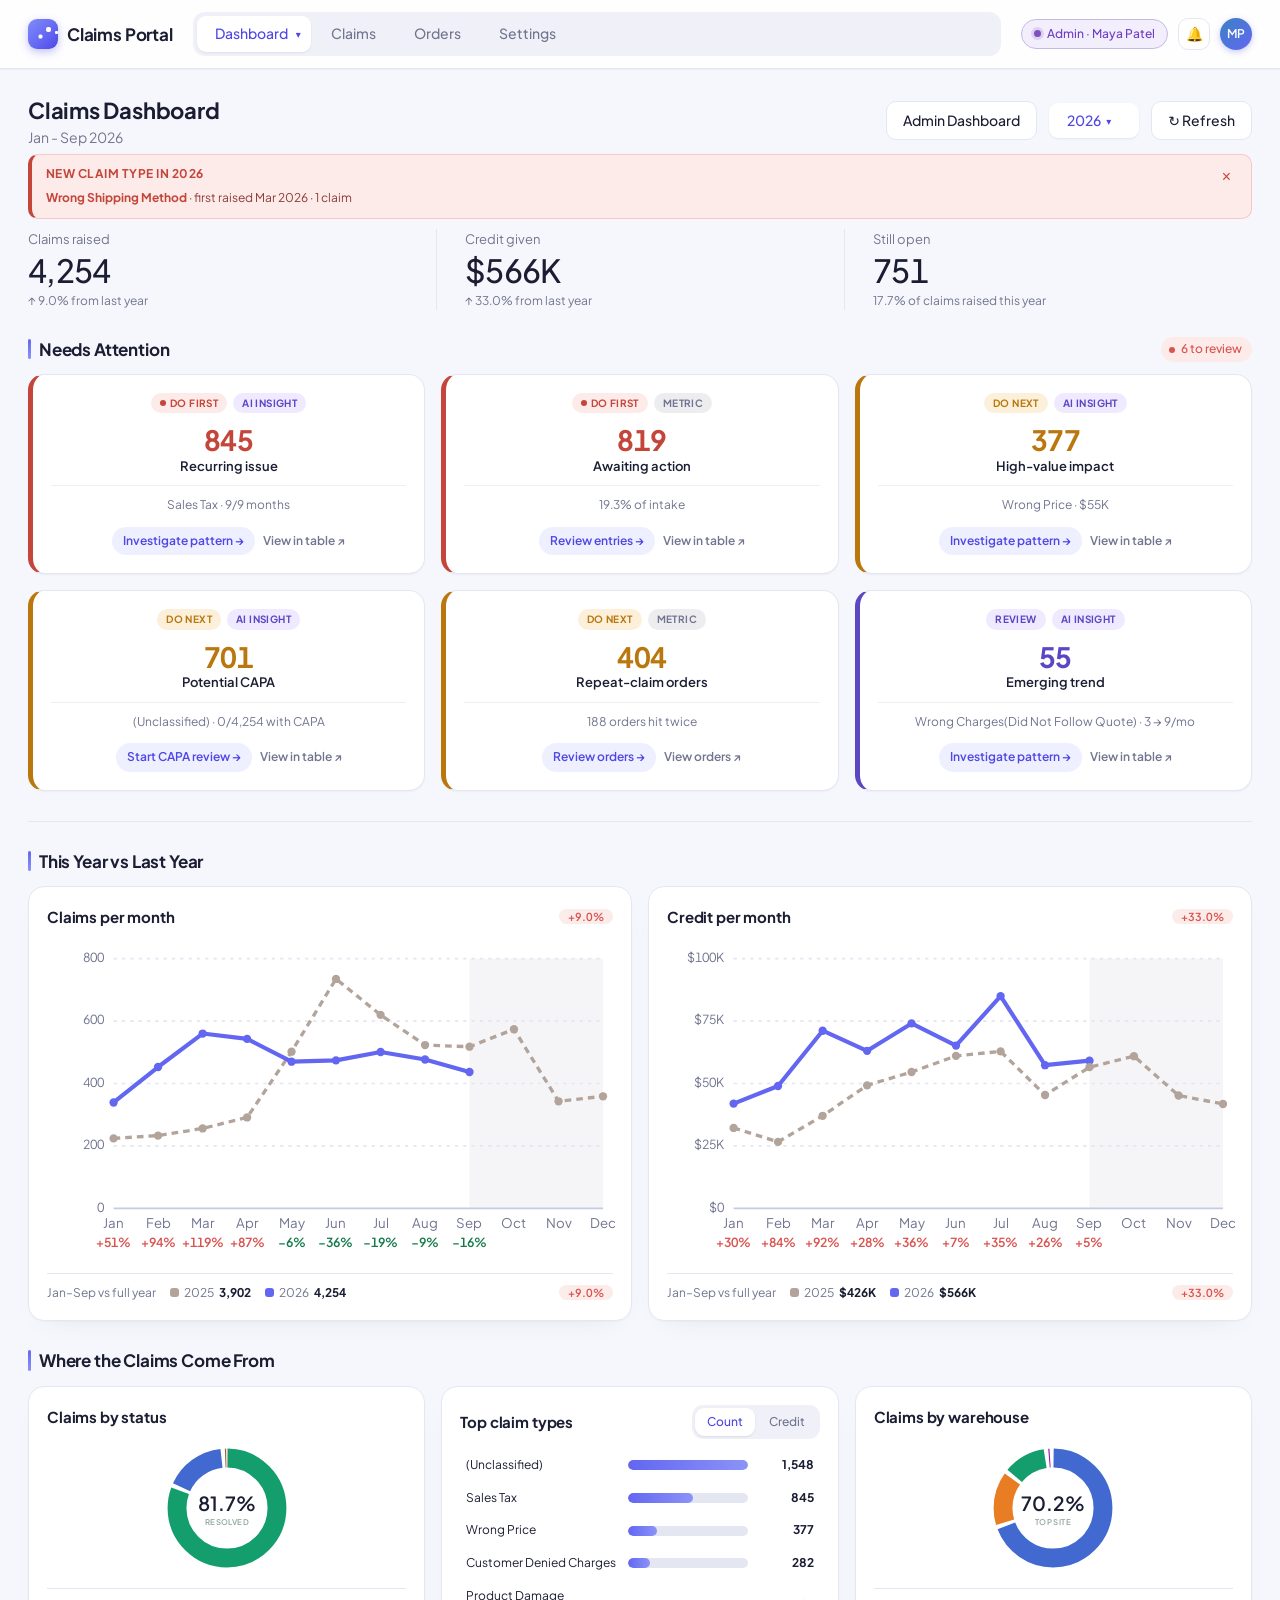
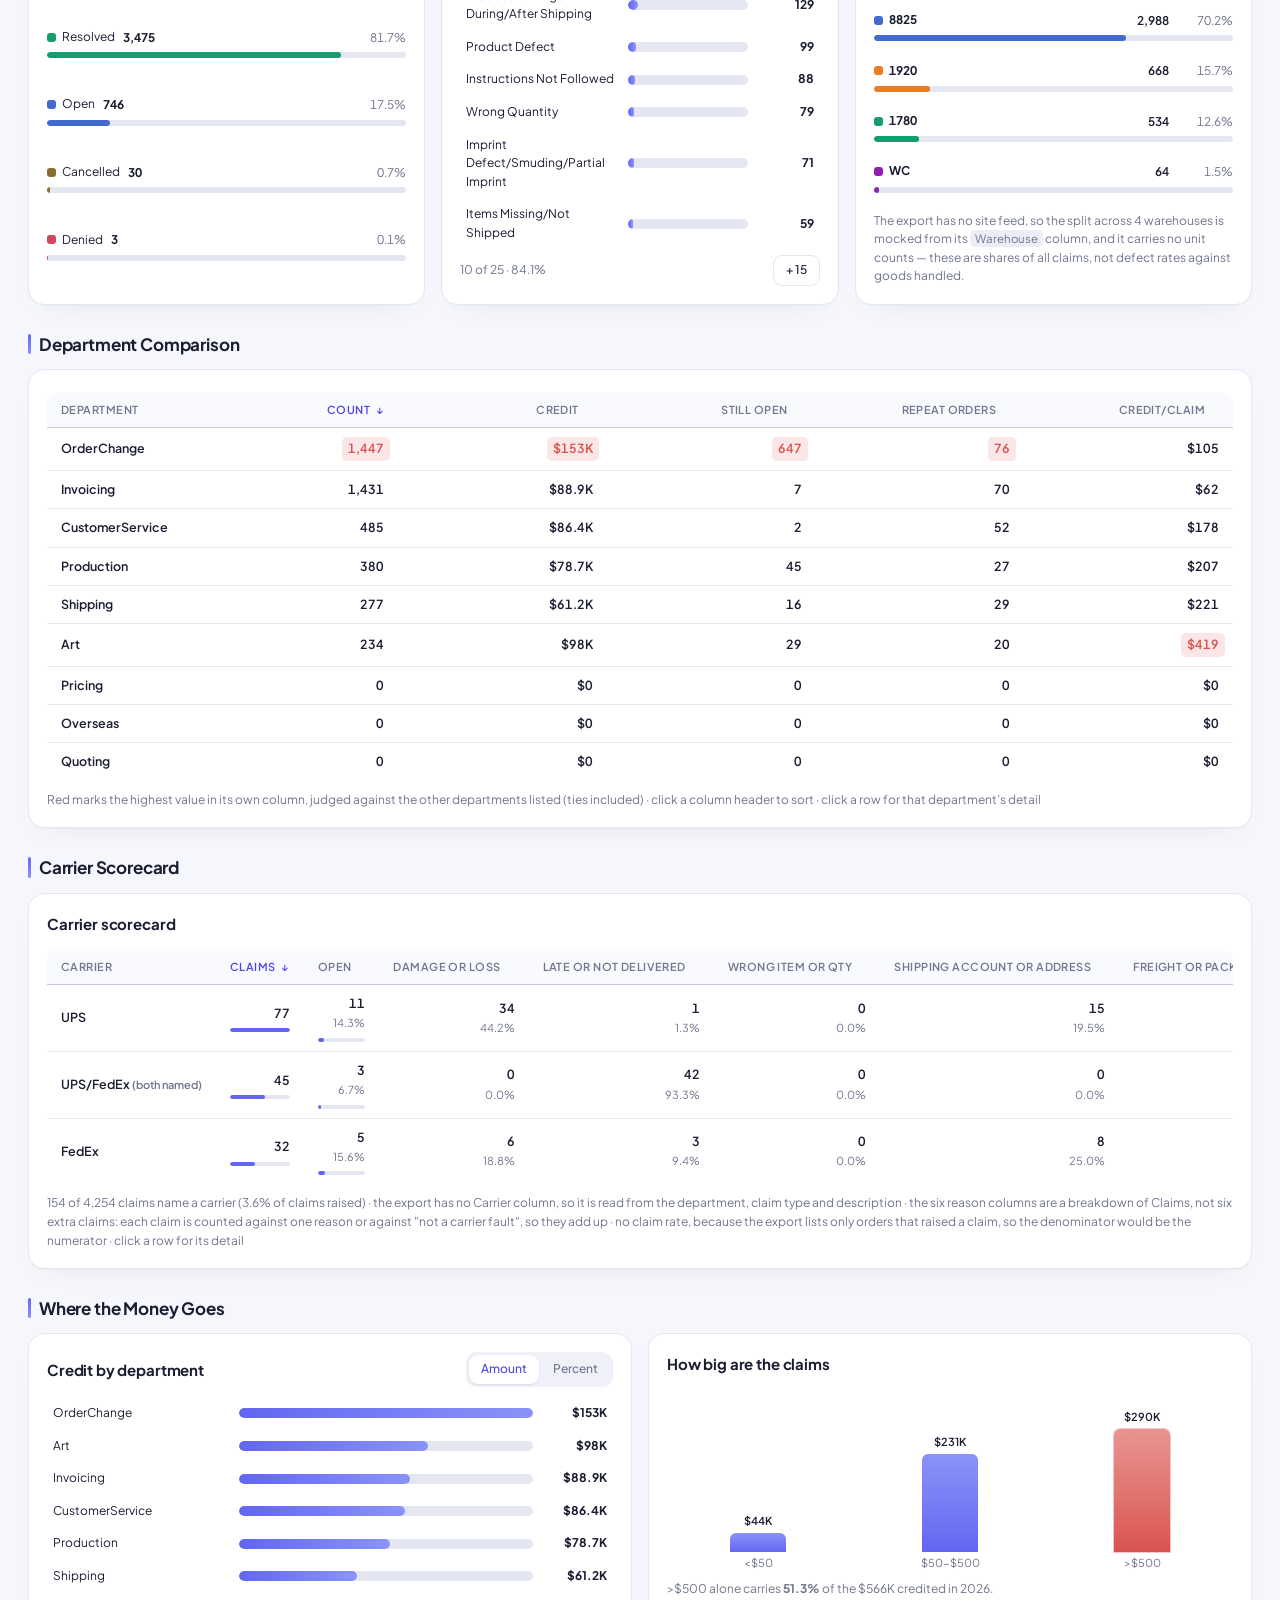
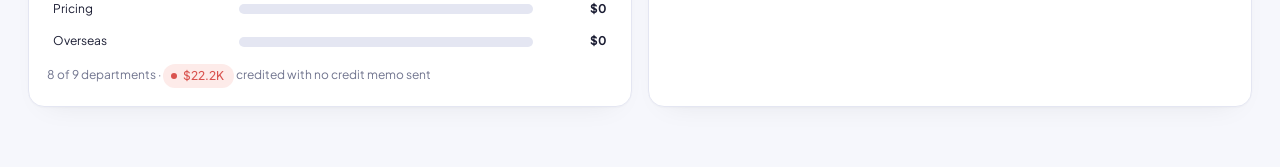
<file: dashboard.html>
<!DOCTYPE html>
<html lang="en">
<head>
  <meta charset="utf-8">
  <title>Claims Portal — Dashboard</title>
  <meta name="viewport" content="width=device-width, initial-scale=1, viewport-fit=cover">
  <link href="https://fonts.googleapis.com/css2?family=Plus+Jakarta+Sans:wght@400;500;600;700&display=swap" rel="stylesheet">
  <link rel="stylesheet" href="style.css">
  <script src="data.js"></script>
  <script src="app.js"></script>
  <script>
    // Chart palette. The old set was three blues/purples in a row (indigo
    // #6366f1, blue #3b82c4, purple #7d4fc0), which are near-identical once they
    // sit next to each other at slice size, so neighbouring wedges read as one
    // shape. This set is drawn from the Okabe-Ito colour-blind-safe palette and
    // is ordered so no two adjacent entries are close in hue *or* in lightness -
    // adjacent slices are always separated on both axes. Every entry is also
    // checked against --card for contrast, so a swatch is legible on white and
    // on the dark card alike.
    const COLORS = [
      '#4269d0', // blue
      '#e87d24', // orange
      '#149e6e', // green
      '#911eb4', // magenta
      '#56b4e9', // sky
      '#d3455b', // red
      '#8c6d31', // brown
      '#f0c941' // yellow
    ];

    // Status gets meaning, not just a colour: resolved claims are the good
    // outcome, denied and cancelled are the two ways a claim does not get paid,
    // and open is the backlog. Reading the ring should not require the legend,
    // so each status keeps the same colour in every chart and every year.
    const STATUS_COLOR = {
      Resolved: '#149e6e',
      Open: '#4269d0',
      Denied: '#d3455b',
      Cancelled: '#8c6d31'
    };
    const MONTHS = ['Jan', 'Feb', 'Mar', 'Apr', 'May', 'Jun', 'Jul', 'Aug', 'Sep', 'Oct', 'Nov', 'Dec'];
    const TYPES_TOP = 10;

    let year = LATEST_YEAR;
    // Wording that names the reporting year. "This year" and "last year" only
    // describe the newest year: once an older one is selected they would point
    // the reader at the wrong two years, so a past year is named outright.
    const liveYear = () => year === LATEST_YEAR;
    let typesExpanded = false;
    // Department comparison used to be three charts, then one table behind a
    // measure picker; it is one table with a column per measure now, so there is
    // no rate to remember between renders. deptSort is the active column, deptDir
    // the direction within it, and the page opens on Count descending.
    let deptSort = 'count';
    let deptDir = -1;
    // 'amount' or 'share' for the ranked credit bars under Where the Money Goes.
    let deptMoney = 'amount';
    // 'claims' | 'credit' | 'open' | any of the reason keys below | 'name' for the
    // carrier scorecard.
    let carSort = 'claims';
    let carDir = -1;
    const metric = { types: 'count' };

    const pnum = (a, b) => (b ? (a / b) * 100 : 0);

    function zeroBlock(label) {
      return {
        range: label, total: 0, credit: 0, avgCredit: 0, credited: 0, creditIssued: 0,
        memos: 0, maxClaim: 0, resolved: 0, open: 0, cancelled: 0, denied: 0,
        unresolved: 0, unfinished: 0, noRca: 0, rcaFilled: 0, unassigned: 0,
        repeatOrders: 0, repeatClaims: 0, repeatCredit: 0, medianDays: 0, p90Days: 0,
        sameDayPct: 0, resolvedTimed: 0, raisers: 0, capaFilled: 0, paFilled: 0,
        orders: 0, orderClaims: 0, multiOrders: 0, claimsPerOrder: 0, repeatRate: 0,
        noCredit: 0, sampleClaims: 0,
        status: [['Open', 0, 0]], area: [], dist: [], types: [], dept: [], months: [],
        typeMonths: []
      };
    }

    function stats(y) {
      const me = getSession();
      if (isAdmin()) return CLAIM_STATS_BY_YEAR[y] || zeroBlock('No ' + y + ' claims');
      return (CLAIM_STATS_BY_YEAR_OWNER[y] || {})[me.id] || zeroBlock('No ' + y + ' claims for ' + me.id);
    }

    // The nine departments the portal reports on, in reporting order, with the
    // owner each is routed to. Read off DEPT_INDEX rather than asserted here, so
    // the list cannot drift from the export.
    const DEPT_UNIVERSE = DEPT_INDEX.map(([key, , , owner]) => ({ key, owner }));

    // [dept, owner, area, claims, orders, open, credit, openCredit, memo, repeatOrders, noCredit]
    function deptFacts() {
      const bucket = DEPT_FACTS[year] || DEPT_FACTS.all || { all: [] };
      const me = getSession();
      const rows = isAdmin() ? (bucket.all || []) : (bucket[me.id] || []);
      const byName = new Map(rows.map((r) => [r[0], r]));
      const scope = isAdmin() ? null : me.id;
      // Every department in scope is listed, including one that raised nothing
      // this year. Dropping it would claim the department does not exist, which
      // is a different claim from "raised no claims" - and a department with no
      // rows in any year, like Overseas, would otherwise disappear from the page
      // altogether. The fill row is zeros throughout, so its figures and its
      // pop-up read off the same row shape as a populated one rather than
      // special-casing emptiness downstream.
      return DEPT_UNIVERSE
        .filter((u) => scope === null || u.owner === scope)
        .map((u) => byName.get(u.key) || [u.key, u.owner, areaOfDept(u.key), 0, 0, 0, 0, 0, 0, 0, 0]);
    }

    // [name, claims, orders, open, openCredit, credit, damageClaims, medianDays, p90Days, timedCloses]
    // Scoped exactly like deptFacts. Re-aggregated per owner in the build rather
    // than filtered, because a carrier's claims are spread across every owner.
    function carrierFacts() {
      const bucket = CARRIER_FACTS[year] || CARRIER_FACTS.all || { all: [] };
      const me = getSession();
      return isAdmin() ? (bucket.all || []) : (bucket[me.id] || []);
    }

    // The queue covers every open claim ever raised. The dashboard is year
    // scoped, so it is cut to the selected year - which also means every count
    // on this page is the same population the card pop-ups describe.
    function queue() {
      return scopedQueue().filter((r) => String(r.date || '').slice(0, 4) === String(year));
    }

    let S, PREV;

    // ---------- small shared pieces ----------
    // Direction and size only - no colour, no good/bad verdict, no pre-built
    // string. The stat line builds the sentence from this, because whether a rise
    // is welcome depends on the line: more claims raised is not obviously good
    // news, and more credit given is not good news at all.
    function delta(now, prev) {
      if (!prev) return null;
      const d = (now - prev) / prev;
      return { dir: d > 0 ? 'up' : d < 0 ? 'down' : 'flat', mag: Math.abs(d * 100).toFixed(1) + '%' };
    }

    // Compact money for axis ticks and labels that only have ~50px of width.
    const usdK = (n) =>
      n >= 1000 ? '$' + (n / 1000).toFixed(n >= 10000 ? 0 : 1).replace(/\.0$/, '') + 'K' : '$' + Math.round(n);

    // Section and card headings, with the grey sub-line removed. Both used to
    // take a note and print it under the heading, but every note was either
    // restating the heading ("Claims by warehouse" / "Ranked by claims raised in
    // 2026") or a use instruction rather than information about the data.
    // The right-hand slot is untouched, so the controls that live there - the
    // metric selectors, the year badge - still render.
    //
    // The callouts that sit under a *chart* rather than a heading are a
    // different thing and stay: they carry data caveats (mock warehouse values,
    // credit raised with no memo sent), which are not decoration.
    function sect(title, note, right) {
      return (
        `<div class="row sec">` +
        `<div><h2>${title}</h2></div>` +
        `<div class="sp"></div>${right || ''}</div>`
      );
    }

    function cardTitle(t, note, right) {
      return `<div class="row cht"><h3>${t}</h3><div class="sp"></div>${right || ''}</div>`;
    }

    // Like-for-like: the current year is a part year, so last year is cut to the
    // same number of months. Comparing 9 months of 2026 against 12 of 2025 is
    // the single easiest way to make a trend look like a collapse.
    function monthsSoFar() {
      let n = 0;
      S.months.forEach((m, i) => { if (m[0] > 0) n = i + 1; });
      return n || 12;
    }
    function upTo(block, n) {
      let c = 0, v = 0;
      for (let i = 0; i < n; i++) { c += block.months[i] ? block.months[i][0] : 0; v += block.months[i] ? block.months[i][1] : 0; }
      return { c, v };
    }

    // ---------- charts ----------
    // Donut plus a per-team-area breakdown. This card shares a grid row with two
    // ten-row bar lists, so a bare donut and a three-line legend left most of the
    // card blank. The breakdown reuses the arc colours, adds a share bar per area
    // and calls out the area that dominates, which is the thing a reader is
    // actually looking for. The card itself is a flex column (.dcard) so the
    // breakdown can absorb whatever height the neighbouring cards set.
    function donut(key, data) {
if (!data.length) return `<p class="mu">No claims ${liveYear() ? 'in this year' : `in ${year}`}.</p>`;
      const byValue = metric[key] === 'value';
      const i = byValue ? 2 : 1;
      // Status is coloured by meaning (see STATUS_COLOR); team area falls back
      // to the categorical palette.
      const color = key === 'status'
        ? (name) => STATUS_COLOR[name] || COLORS[0]
        : (n) => COLORS[n % COLORS.length];
      const colorAt = (d, n) => color(key === 'status' ? d[0] : n);
      const countTotal = data.reduce((s, d) => s + d[1], 0) || 1;
      const total = byValue ? data.reduce((s, d) => s + d[2], 0) : countTotal;

// A gap between segments, in the same 0-100 units the arcs are drawn in. Without
      // it two adjacent arcs butt together and their shared edge disappears, so
      // a 3% slice next to a 40% slice has no visible boundary. The gap is taken
      // out of the drawn length rather than added to it, so the ring still adds
      // up to 100% and no slice is pushed out of alignment. A slice too small to
      // lose the gap keeps a sliver rather than vanishing.
      const GAP = 1.2;
      let offset = 25;
      const arcs = data.map((d, n) => {
        const p = (d[i] / total) * 100;
        const draw = Math.max(p - GAP, Math.min(p, 0.35));
        const c = colorAt(d, n);
        const arc = `<circle r="15.9" cx="21" cy="21" fill="none" stroke="${c}" stroke-width="6" stroke-dasharray="${draw.toFixed(2)} ${(100 - draw).toFixed(2)}" stroke-dashoffset="${offset.toFixed(2)}"><title>${esc(d[0])}: ${fmt(key, d[i])} (${p.toFixed(1)}%)</title></circle>`;
        offset -= p;
        return arc;
      }).join('');

      const rows = data.map((d, n) => `
        <div class="drow">
            <div class="dline">
              <span class="dlbl"><i style="background:${colorAt(d, n)}"></i><span title="${esc(d[0])}">${esc(d[0])}</span></span>
              <b>${fmt(key, d[i])}</b><em>${pnum(d[i], total).toFixed(1)}%</em>
            </div>
            <div class="trk"><span style="width:${pnum(d[i], total).toFixed(1)}%;background:${colorAt(d, n)}"></span></div>
          </div>`).join('');

      // The callout ("<status> carries 82% - biggest team area") and the two
      // figures beside the ring are both gone. The callout named the largest
      // slice and the card title above already says what the chart is, so it
      // restated the donut in words; "biggest team area" was also wrong wording
      // for a status card. The side figures repeated what the centre prints as
      // a percentage and what the breakdown prints as counts. What is left is
      // the ring, its centre and the per-status rows underneath.
      //
      // The centre used to print the year's total claim count, which the stat
      // line at the top of the page already states, and the breakdown under it
      // repeated the same figure again as a dollars total. Both are gone: the
      // centre now carries a measure the page states nowhere else, and the
      // breakdown carries composition only.
      //
      // "Resolved" is the status bucket, not "not ClaimResolved", so denied and
      // cancelled claims are not counted as unfinished work here.
      const centerPct = S.total ? (S.resolved / S.total) * 100 : 0;
      const labelKey = key === 'status' ? 'status' : (key === 'area' ? 'team area' : key);
      return (
        `<div class="dtop">
            <svg class="donut" width="132" height="132" viewBox="0 0 42 42" role="img" aria-label="Share of claims by ${labelKey}">${arcs}` +
            `<text x="21" y="22" text-anchor="middle" font-size="6.2" font-weight="600" fill="currentColor">${centerPct.toFixed(1)}%</text>` +
            `<text x="21" y="26.4" text-anchor="middle" font-size="2.5" font-weight="600" fill="#8fa69a" letter-spacing=".06em">RESOLVED</text></svg>
          </div>
          <div class="dlist">${rows}</div>`
      );
    }

    // [name, claims, credit]
    // Scoped exactly like deptFacts. Re-aggregated per owner in the build rather
    // than filtered, because one warehouse draws claims from every department
    // and therefore from every owner.
    function whFacts() {
      const bucket = WH_FACTS[year] || WH_FACTS.all || { all: [] };
      const me = getSession();
      return isAdmin() ? (bucket.all || []) : (bucket[me.id] || []);
    }

    // Warehouse share, drawn the same way as the status ring beside it: an arc
    // ring with a figure in the middle and a per-site breakdown underneath. It
    // used to be a filled pie with the legend set alongside it, which made the
    // two cards in this row look like different products - one ring, one solid
    // disc - and left the warehouse card with no headline figure of its own.
    // Matching the status card means a reader who has learnt to read one of them
    // can read the other without looking twice.
    //
    // The sites stay ordered by claims with the largest first: the reader is
    // ranking, not just reading a share. A ring is drawn for every site,
    // including one with no claims, so a site cannot quietly vanish.
    function pie(rows) {
      const total = rows.reduce((a, d) => a + d[1], 0);
      if (!total) return `<p class="mu">No claims ${liveYear() ? 'in this year' : `in ${year}`}.</p>`;
      const color = (n) => COLORS[n % COLORS.length];

      // Same gap treatment as the status ring: taken out of each arc's length
      // rather than added, so the arcs still total 100% and nothing drifts out
      // of alignment. Arcs start at 12 o'clock and run clockwise.
      const GAP = 1.2;
      let offset = 25;
      const arcs = rows.map((d, n) => {
        const p = (d[1] / total) * 100;
        const draw = Math.max(p - GAP, Math.min(p, 0.35));
        const arc = `<circle r="15.9" cx="21" cy="21" fill="none" stroke="${color(n)}" stroke-width="6" stroke-dasharray="${draw.toFixed(2)} ${(100 - draw).toFixed(2)}" stroke-dashoffset="${offset.toFixed(2)}"><title>Warehouse ${esc(d[0])}: ${num(d[1])} claims (${p.toFixed(1)}%)</title></circle>`;
        offset -= p;
        return arc;
      }).join('');

      // Same row shape as the status breakdown: swatch, name, count, share, bar.
      // The site code is the whole name, so it is the only label on the row - and
      // a four-character code left the count sitting 8px away at the same weight,
      // so "8825  2,988" read as one string. The row carries .whd, which pushes
      // the code to the left edge and the two figures to the right, so the label
      // and the measures are two separate groups rather than one run of digits.
      const rows_ = rows.map((d, n) => `
          <div class="drow whd">
            <div class="dline">
              <span class="dlbl"><i style="background:${color(n)}"></i><b class="wk">${esc(d[0])}</b></span>
              <b class="wcnt">${num(d[1])}</b><em>${pnum(d[1], total).toFixed(1)}%</em>
            </div>
            <div class="trk"><span style="width:${pnum(d[1], total).toFixed(1)}%;background:${color(n)}"></span></div>
          </div>`).join('');

      // The centre carries the largest site's share - the one number a reader
      // wants off this card, and the reason the rows are ranked the way they
      // are. With a single site claiming everything this reads 100%, which is
      // correct rather than a division by zero.
      const top = rows[0];
      const topPct = pnum(top[1], total);

      return (
        `<div class="dtop">
            <svg class="donut" width="132" height="132" viewBox="0 0 42 42" role="img" aria-label="Share of ${year} claims by warehouse">${arcs}` +
            `<text x="21" y="22" text-anchor="middle" font-size="6.2" font-weight="600" fill="currentColor">${topPct.toFixed(1)}%</text>` +
            `<text x="21" y="26.4" text-anchor="middle" font-size="2.5" font-weight="600" fill="#8fa69a" letter-spacing=".06em">TOP SITE</text></svg>
          </div>
          <div class="dlist">${rows_}</div>`
      );
    }

    function whPie() {
      return pie(whFacts()) + `
        <p class="mu" style="margin:10px 0 0;font-size:12px">The export has no site feed, so the split across
        ${WAREHOUSES.length} warehouses is mocked from its <code>Warehouse</code> column, and it carries no unit
        counts &mdash; these are shares of all claims, not defect rates against goods handled.</p>`;
    }

    // [name, claims, credit]
    function hbar(key, data, max) {
      const i = metric[key] === 'value' ? 2 : 1;
      const top = max || Math.max(...data.map((d) => d[i]), 1);
      return data.map((d) => {
        const v = d[i];
        return (
          `<div class="hb${metric[key] === 'value' ? ' wide' : ''}">` +
          `<div title="${esc(d[0])}">${esc(d[0])}</div>` +
          `<div class="trk"><span style="width:${pnum(v, top).toFixed(1)}%"></span></div>` +
          `<b>${fmt(key, v)}</b></div>`
        );
      }).join('');
    }

    // Credit by department, ranked, with the share of the whole available as a
    // second reading of the same column. This absorbs both charts it replaces:
    // the old "Credit by department" count/credit toggle and the paired
    // credit-vs-memo chart. Both were read off the same DEPT_FACTS credit column,
    // so side by side they were two ways of reading one number. The memo gap -
    // credit promised and never converted into a credit memo - is real
    // information, so it survives as a figure under the bars instead of as a
    // second set of bars.
    function deptCreditBars(df) {
      const rows = df.slice().sort((a, b) => b[6] - a[6]).slice(0, 8);
      const total = df.reduce((a, d) => a + (d[6] || 0), 0);
      const max = Math.max(...rows.map((d) => d[6]), 1);
      const byShare = deptMoney === 'share';
      return rows.map((d) => `
          <div class="hb wide">
            <div title="${esc(d[0])}">${esc(d[0])}</div>
            <div class="trk"><span style="width:${(byShare ? pnum(d[6], total) : pnum(d[6], max)).toFixed(1)}%"></span></div>
            <b>${byShare ? pct(d[6], total) : usd(d[6])}</b>
          </div>`).join('');
    }

    // One row per department, every measure a column of its own. This replaced a
    // three-tab control that swapped one measure into a single trailing column, so
    // comparing a department's volume against its money against its open pile meant
    // switching tabs and holding the previous reading in your head; and a tab could
    // only ever show the one measure, so no two were ever on screen together. The
    // row is the unit of comparison now and no measure is ever behind a toggle.
    //
    // Raw counts, not rates. "Still open" as a percentage of claims raised made a
    // department with four claims and one open look worse than a department with
    // four hundred and one hundred open, and the tab carried a separate thin-base
    // caveat to admit it. Counts compare honestly between departments of any size,
    // and a count next to Count says what it costs to be that department.
    //
    // Plain numbers, no meters. Each of the three columns carried a bar scaled to
    // the largest value on screen, which made the length of a bar a second
    // encoding of the number printed directly above it - two signals for one value,
    // and the reader had to trust they agreed. Six columns of bare figures scan in
    // one pass and leave the eye free to compare down a column rather than across.
    //
    // Red marks the peak of each column, judged only against the other departments
    // on screen. It is a per-column ranking, not one verdict per department: a
    // department holding the top spot on four measures is marked on all four, and
    // the point of the table is seeing which of those it is. A column where every
    // department ties marks them all, which is the honest reading of a column that
    // does not separate anybody.
    const DEPT_COLS = [
      { k: 'count', label: 'Count', of: (d) => d[3], fmt: num },
      { k: 'credit', label: 'Credit', of: (d) => d[6], fmt: usd },
      { k: 'open', label: 'Still Open', of: (d) => d[5], fmt: num },
      { k: 'repeat', label: 'Repeat Orders', of: (d) => d[9], fmt: num },
      { k: 'per', label: 'Credit/Claim', of: (d) => (d[3] ? d[6] / d[3] : 0), fmt: usd }
    ];

    function deptTable(df) {
      const rows = df.map((d) => {
        const r = { dept: d[0] };
        DEPT_COLS.forEach((c) => { r[c.k] = c.of(d); });
        return r;
      });
      // Each column's own peak, so no measure is judged on another measure's scale.
      const peak = {};
      DEPT_COLS.forEach((c) => { peak[c.k] = rows.length ? Math.max(...rows.map((r) => r[c.k])) : 0; });

      const dir = deptDir;
      const sorted = rows.slice().sort((a, b) =>
        deptSort === 'dept' ? dir * a.dept.localeCompare(b.dept) : dir * (a[deptSort] - b[deptSort])
      );

      const th = (k, label, align) => {
        const on = deptSort === k;
        return `<th class="${align === 'right' ? 'r' : 'l'}${on ? ' on' : ''}" style="text-align:${align}" aria-sort="${on ? (dir === -1 ? 'descending' : 'ascending') : 'none'}">` +
          `<button type="button" onclick="setDeptSort('${k}')">${esc(label)}` +
          `<span class="car">${on ? (dir === -1 ? '&#8595;' : '&#8593;') : ''}</span></button></th>`;
      };

      const body = sorted.map((r) => {
        const cells = DEPT_COLS.map((c) => {
          // A column of all zeros has no peak worth marking, and a zero-summed
          // column would otherwise paint every row red for being indistinguishable.
          const top = peak[c.k] > 0 && r[c.k] === peak[c.k];
          const tip = `${c.label} in ${r.dept}: ${c.fmt(r[c.k])}` +
            (top ? ` — the highest ${c.label.toLowerCase()} of the ${num(rows.length)} departments listed` : '');
          return `<td class="n${top ? ' hi' : ''}" title="${esc(tip)}"><b>${c.fmt(r[c.k])}</b></td>`;
        }).join('');
        return `<tr onclick="openSlice('de','${esc(r.dept)}')" tabindex="0"
            onkeydown="if(event.key==='Enter'||event.key===' '){openSlice('de','${esc(r.dept)}');return false}">
          <td class="name">${esc(r.dept)}</td>${cells}
        </tr>`;
      }).join('');

      return `<div class="tw" style="border:0;margin-top:4px"><table class="ctable dcomp">
          <thead><tr>${th('dept', 'Department', 'left')}${DEPT_COLS.map((c) => th(c.k, c.label, 'right')).join('')}</tr></thead>
          <tbody>${body || `<tr><td colspan="6" class="mu">No departments raised a claim in ${esc(String(year))}.</td></tr>`}</tbody>
        </table></div>`;
    }

    // Carrier scorecard. The export has no Carrier column, so the carrier is read
    // out of the department, the claim type and the description; build-data.js
    // does that once and this is a lookup. Three things are deliberately absent:
    //
    //  - "claim rate, claims as a % of that carrier's total order volume". The
    //    export only lists orders that raised a claim, so the denominator is the
    //    numerator and the rate would read ~100% for everyone. Open claim rate
    //    (open / claims) is the substitute, and it is a real measurement.
    //  - A single carrier per claim. 353 claims name both UPS and FedEx - FedEx
    //    Ground billed to a UPS shipper account, freight split across a truck and
    //    UPS - and they are a row of their own rather than counted twice.
    //  - Any modelling. Every number here is counted out of the CSV.
    // Sort key -> tuple index, so the comparator is a lookup rather than a
    // chain of ternaries. 'p90' is column 8; an untimed carrier reads 0 and
    // sorts last, which is the honest order for an unmeasurable cell.
    //
    // The reason columns used to be one 'Damage or loss' figure, and it was one
    // regex matching damage, loss, wrong item AND late delivery - so a courier
    // that lost parcels and a courier that ran late scored the same. build-data.js
    // splits that into six named reasons, first match wins, so they PARTITION the
    // claims column and the six figures add up to Claims. The last of them is the
    // remainder: claims that name a courier but whose stated reason is a billing
    // or communication dispute, a product fault, or the courier mentioned in
    // passing. Those are not courier failures and are printed muted so they do
    // not read as a peer of the five.
    const CARRIER_KEY = {
      name: 0, claims: 1, open: 3, credit: 5, damage: 6, p90: 8,
      late: 10, wrong: 11, account: 12, freight: 13, none: 14
    };
    const CARRIER_COLS = [
      ['name', 'Carrier', 'left'],
      ['claims', 'Claims', 'right'],
      ['open', 'Open', 'right'],
      ['damage', 'Damage or loss', 'right'],
      ['late', 'Late or not delivered', 'right'],
      ['wrong', 'Wrong item or qty', 'right'],
      ['account', 'Shipping account or address', 'right'],
      ['freight', 'Freight or packaging', 'right'],
      ['none', 'Not a carrier fault', 'right'],
      ['credit', 'Credit', 'right'],
      ['p90', 'Slowest 10% closed in', 'right']
    ];
    // Why each reason is counted the way it is, read off the same wording the
    // build matches on. Without this the six columns are six bare nouns and the
    // boundary between "late" and "lost" - the one a reader is most likely to
    // query - is invisible.
    const CARRIER_WHY = {
      damage: 'Arrived broken, or went missing in the network',
      late: 'Did not ship, deliver or arrive when it was promised',
      wrong: 'Wrong goods, or the wrong quantity of them',
      account: 'Wrong shipping account, method, label or address',
      freight: 'Freight or packaging calculated or applied wrongly',
      none: 'Names a courier, but the stated reason is not one of the courier\'s'
    };
    function carrierTable(cf) {
      if (!cf.length) {
        return '<p class="mu" style="margin:14px 0 4px">No claim in ' + esc(String(year)) +
          ' names a carrier in its department, type or description.</p>';
      }
      const maxC = Math.max(...cf.map((c) => c[1]), 1);
      const maxV = Math.max(...cf.map((c) => c[5]), 1);
      const dir = carDir;
      const ki = CARRIER_KEY[carSort];
      const sorted = cf.slice().sort((a, b) =>
        carSort === 'name' ? dir * String(a[0]).localeCompare(String(b[0])) : dir * (a[ki] - b[ki])
      );
      const th = (k, label, align) => {
        const on = carSort === k;
        return `<th class="${align === 'right' ? 'r' : 'l'}${on ? ' on' : ''}" style="text-align:${align}" aria-sort="${on ? (dir === -1 ? 'descending' : 'ascending') : 'none'}"${CARRIER_WHY[k] ? ` title="${esc(CARRIER_WHY[k])}"` : ''}>` +
          `<button type="button" onclick="setCarSort('${k}')">${esc(label)}` +
          `<span class="car">${on ? (dir === -1 ? '&#8595;' : '&#8593;') : ''}</span></button></th>`;
      };
      // A reason cell is a count and its share of the carrier's claims. The
      // remainder column is printed thin so it reads as "what is left over"
      // rather than as a sixth kind of courier failure.
      const reasonCell = (k, n, claims) =>
        `<td class="n rs"><b${k === 'none' ? ' class="thin"' : ''}>${num(n)}</b><span class="mu" style="font-size:11px">${pct(n, claims)}</span></td>`;
      const body = sorted.map((c) => {
        const [name, claims, orders, open, openCredit, credit, damage, med, p90, timed] = c;
        const both = name === 'UPS/FedEx';
        const openRate = pnum(open, claims);
        const tip = `${claims} claims against ${orders} orders · ${pct(open, claims)} still open` +
          (both ? ' · names both carriers in the same claim, so it is not filed under either' : '');
        // The reason split in the tooltip, so hovering a row answers "which of
        // these is the courier's fault" without reading six columns across.
        const whyTip = CARRIER_COLS
          .filter(([k]) => CARRIER_WHY[k])
          .map(([k]) => `${CARRIER_COLS.find(([kk]) => kk === k)[1]} ${num(c[CARRIER_KEY[k]])}`)
          .join(' · ');
        return `<tr onclick="openSlice('ca','${esc(name)}')" tabindex="0"
            onkeydown="if(event.key==='Enter'||event.key===' '){openSlice('ca','${esc(name)}');return false}"
            title="${esc(tip + ' · ' + whyTip)}">
          <td class="name">${esc(name)}${both ? ' <span class="mu" style="font-size:11px">(both named)</span>' : ''}</td>
          <td class="n"><b>${num(claims)}</b><span class="mb"><i style="width:${pnum(claims, maxC).toFixed(1)}%"></i></span></td>
          <td class="n"><b>${num(open)}</b><span class="mu" style="font-size:11px">${openRate.toFixed(1)}%</span>
            <span class="mb"><i style="width:${Math.min(100, openRate).toFixed(1)}%"></i></span></td>
          ${CARRIER_COLS.filter(([k]) => CARRIER_WHY[k]).map(([k]) => reasonCell(k, c[CARRIER_KEY[k]], claims)).join('')}
          <td class="n"><b>${usd(credit)}</b><span class="mb"><i style="width:${pnum(credit, maxV).toFixed(1)}%"></i></span></td>
          <td class="n"><b>${timed ? p90.toFixed(1) + 'd' : '—'}</b><span class="mu" style="font-size:11px">${timed ? 'median ' + med.toFixed(1) + 'd' : 'no closed claims'}</span></td>
        </tr>`;
      }).join('');
      return `<div class="tw" style="border:0;margin-top:4px"><table class="ctable">
          <thead><tr>${CARRIER_COLS.map(([k, l, a]) => th(k, l, a)).join('')}</tr></thead>
          <tbody>${body}</tbody>
        </table></div>`;
    }

    // The scale is set by the tallest single MONTH, not by the annual total, and
    // rounded to a readable step so the line is read against round numbers.
    function niceScale(raw, steps) {
      const s = steps || 4;
      const rough = Math.max(raw, 1) / s;
      const mag = Math.pow(10, Math.floor(Math.log10(rough)));
      const norm = rough / mag;
      const step = (norm <= 1 ? 1 : norm <= 2 ? 2 : norm <= 2.5 ? 2.5 : norm <= 5 ? 5 : 10) * mag;
      return { step, top: step * s };
    }

    // Two series over one shared month axis, drawn as lines.
    // This was twelve pairs of bars, which answers "is this month bigger than
    // last month" and leaves "which way is the year heading" to the reader: with
    // paired bars every month is a separate comparison and none of them join up.
    // Joining them is the whole point of the comparison, so last year is a
    // dashed line behind this year's solid one and the eye can follow both.
    //
    // The bars carried their own value on every column, which is why they needed
    // no y-axis. A line cannot do that - the value belongs to the point, not to a
    // column - so the scale comes back, with gridlines and the month-over-month
    // change under each month so no readout is lost.
    //
    // The axis always runs the full twelve months so the two years sit on the
    // same calendar and last year's whole shape is visible. The current year is a
    // part year, so its line simply stops where its data stops and the months
    // beyond are shaded: truncating the axis instead would hide that last year
    // ran on past the point this year reached.
    //
    // Ticks, month names and the per-month delta are all drawn in SVG rather than
    // in sibling HTML so they stay registered to the plotted points at any width.
    const TL = { w: 340, h: 190, l: 40, r: 6, t: 10, b: 30 };
    function trendline(cells, top, step, tick, tip) {
      const n = cells.length;
      const pw = TL.w - TL.l - TL.r;
      const ph = TL.h - TL.t - TL.b;
      const base = TL.t + ph;
      const x = (i) => +(n > 1 ? TL.l + (i * pw) / (n - 1) : TL.l + pw / 2).toFixed(1);
      const y = (v) => +(base - (v / top) * ph).toFixed(1);
      const pts = (key, src) => src.map((d, i) => `${x(i)},${y(d[key])}`).join(' ');

      // Where this year's data ends. The missing months are always the tail, so
      // one pass for the first gap is enough.
      const gap = cells.findIndex((d) => d.c === null);
      const cut = gap === -1 ? n : gap;

      // Shaded first, so it sits under the gridlines and both lines.
      let band = '';
      if (cut < n && n > 1) {
        const from = x(cut - 1);
        const wide = +(TL.w - TL.r - from).toFixed(1);
        const mid = +(from + (TL.w - TL.r) / 2).toFixed(1);
        band = `<rect class="gap" x="${from}" y="${TL.t}" width="${wide}" height="${ph}"/>` +
          '';
      }

      const grid = [];
      for (let v = 0; v <= top + step / 2; v += step) {
        const edge = v === 0;
        grid.push(`<line class="gl${edge ? ' base' : ''}" x1="${TL.l}" y1="${y(v)}" x2="${TL.w - TL.r}" y2="${y(v)}"/>`);
        grid.push(`<text class="tk" x="${TL.l - 6}" y="${y(v)}" text-anchor="end" dominant-baseline="middle">${tick(v)}</text>`);
      }

      const dots = [['c', cells.slice(0, cut)], ['p', cells]].map(([key, src]) => src.map((d, i) => {
        const v = d[key];
        return `<circle class="pt" cx="${x(i)}" cy="${y(v)}" r="2.5" fill="${key === 'c' ? '#6366f1' : '#b3a49b'}">` +
          `<title>${d.m} ${key === 'c' ? year : year - 1}: ${tip(v)}</title></circle>`;
      }).join('')).join('');

      const foot = cells.map((d, i) => {
        const mo = `<text class="mo" x="${x(i)}" y="${base + 12}" text-anchor="middle">${d.m}</text>`;
        if (d.c === null) return mo;
        const pc = d.p ? ((d.c - d.p) / d.p) * 100 : d.c ? 100 : 0;
        const cls = pc > 0.5 ? 'up' : pc < -0.5 ? 'dn' : 'fl';
        const txt = Math.abs(pc) < 0.5 ? '0%' : (pc > 0 ? '+' : '−') + Math.abs(pc).toFixed(0) + '%';
        return mo + `<text class="dl ${cls}" x="${x(i)}" y="${base + 23}" text-anchor="middle">${txt}</text>`;
      }).join('');

      return (
        `<svg class="trend" viewBox="0 0 ${TL.w} ${TL.h}" width="100%" role="img" aria-label="Monthly trend, ${liveYear() ? 'this year against last year' : `${year} against ${year - 1}`}">` +
        `${band}${grid.join('')}` +
        `<polyline class="pv" points="${pts('p', cells)}"/>` +
        `<polyline class="cu" points="${pts('c', cells.slice(0, cut))}"/>` +
        `${dots}${foot}</svg>`
      );
    }

    // months[i] = [claimCount, credit]. vi picks which one is plotted, so the
    // credit chart plots credit rather than counts wearing a dollar sign. tick
    // formats the axis, tip formats the hover value.
    //
    // The axis is always twelve months but this year only has `had` of them, so
    // the rest are null rather than zero - a zero would say the month was
    // measured and came out empty, which is a different and wrong claim.
    function monthCompare(had, f, tick, vi) {
      const a = upTo(PREV, had), b = upTo(S, had);
      const k = vi || 0;
      const cells = MONTHS.map((m, i) => ({
        m,
        p: PREV.months[i] ? PREV.months[i][k] : 0,
        c: i < had && S.months[i] ? S.months[i][k] : null
      }));
      const seen = cells.flatMap((d) => [d.p, d.c].filter((v) => v !== null));
      const { step, top } = niceScale(seen.length ? Math.max(...seen) : 1);
      const tail = MONTHS.length > had;
      return (
        `<div class="mchart">` +
        trendline(cells, top, step, tick, f) +
        `<div class="mctot">
            <span>${tail ? `${MONTHS[0]}–${MONTHS[had - 1]} vs full year` : `${had} months`}</span>
            <span><i style="background:#b3a49b"></i>${year - 1} <b>${f(k ? a.v : a.c)}</b></span>
            <span><i style="background:#6366f1"></i>${year} <b>${f(k ? b.v : b.c)}</b></span>
            <span class="mgd ${(k ? b.v : b.c) > (k ? a.v : a.c) ? 'up' : 'dn'}">${(k ? b.v : b.c) > (k ? a.v : a.c) ? '+' : '−'}${Math.abs((((k ? b.v : b.c) - (k ? a.v : a.c)) / ((k ? a.v : a.c) || 1)) * 100).toFixed(1)}%</span>
          </div>
        </div>`
      );
    }

    // Bar height scales to the same figure printed above the bar, so the
    // tallest bar is always the largest number. It used to scale the height by
    // claim COUNT while the label showed credit, which put the biggest figure
    // on the shortest bar: in 2026 '>$500' carried $290,313 but only 228 claims,
    // so it drew as the smallest bar while '<$50' drew as the largest.
    //
    // Heights are a percentage of the .vb box, not pixels. The old code fed the
    // output of pnum() - which returns 0-100 - into a px value, capping the
    // tallest bar at 100px inside a 150px box and leaving it squashed.
    //
    // BAR_MAX is the share of the box the tallest bar may take; the remainder is
    // left free for the value and the band name so neither overflows. 70 leaves
    // enough headroom for the band name to wrap to two lines on a narrow screen.
    const BAR_MAX = 70;

    function vbarFixed(data, valueIdx, f) {
      const val = (d) => Math.abs(d[valueIdx] || 0);
      // peak is the real maximum, kept separate from max: max carries a floor of
      // 1 so a divide-by-zero cannot happen when every value is 0, but it must
      // not decide who wins, or an all-zero chart would crown an arbitrary bar.
      const peak = Math.max(...data.map(val));
      const max = Math.max(peak, 1);
      // Every bar holding the peak is drawn red, so a tie never crowns an
      // arbitrary winner.
      const isTop = (d) => peak > 0 && val(d) === peak;
      return (
        `<div class="vb">` +
        data.map((d) => {
          const h = Math.max(2, (val(d) / max) * BAR_MAX).toFixed(1);
          const bar = isTop(d) ? ' class="top"' : '';
          return `<div><em>${f(d[valueIdx])}</em>` +
            `<span${bar} style="height:${h}%"></span><label>${esc(d[0])}</label></div>`;
        }).join('') +
        `</div>`
      );
    }

    function line(a, b, label, unit) {
      const all = [...a, ...b].filter((v) => v > 0);
      const max = all.length ? Math.max(...all) : 1;
      const x = (i) => 20 + (i * 300) / 11;
      const y = (v) => 110 - (v / max) * 95;
      const points = (v) => v.map((val, i) => `${x(i)},${y(val)}`).join(' ');

      const dots = [b, a].map((series, k) => series.map((val, i) =>
        val > 0
          ? `<circle cx="${x(i)}" cy="${y(val)}" r="2.5" class="pt" fill="${k ? '#6366f1' : '#b3a49b'}">` +
            `<title>${MONTHS[i]} ${k ? year : year - 1}: ${unit === 'k' ? usd(val * 1000) : num(val)}</title></circle>`
          : ''
      ).join('')).join('');

      const labels = MONTHS.map((m, i) => `<text x="${x(i)}" y="126" font-size="8" text-anchor="middle" fill="#8fa69a">${m}</text>`).join('');

      return (
        `<svg class="trend" viewBox="0 0 340 130" width="100%" role="img" aria-label="${label}">` +
        `<polyline points="${points(b)}" fill="none" stroke="#b3a49b" stroke-width="2" stroke-dasharray="4 3"/>` +
        `<polyline points="${points(a)}" fill="none" stroke="#6366f1" stroke-width="2.5"/>` +
        `${dots}${labels}</svg>` +
        `<div class="legend row">` +
        `<span><i style="background:#6366f1"></i> ${year}</span>` +
        `<span><i style="background:#b3a49b"></i> ${year - 1}</span>` +
        `<span>${label}</span></div>`
      );
    }

    function fmt(key, n) {
      return metric[key] === 'value' ? usd(n) : num(n);
    }
    const isMoney = (k) => metric[k] === 'value';

    function seg(key, on, off) {
      return (
        `<div class="seg" role="group">` +
        `<button type="button" class="${isMoney(key) ? '' : 'on'}" aria-pressed="${!isMoney(key)}" onclick="setMetric('${key}')">${on}</button>` +
        `<button type="button" class="${isMoney(key) ? 'on' : ''}" aria-pressed="${isMoney(key)}" onclick="setMetric('${key}')">${off}</button>` +
        `</div>`
      );
    }
    function setMetric(key) { metric[key] = isMoney(key) ? 'count' : 'value'; render(); }
    function setYear(y) { year = y; typesExpanded = false; render(); }
    function toggleTypes() { typesExpanded = !typesExpanded; render(); }
    function setDeptMoney(m) { deptMoney = m; render(); }
    function setCarSort(k) {
      if (carSort === k) carDir = -carDir;
      else { carSort = k; carDir = k === 'name' ? 1 : -1; }
      render();
    }

    // Clicking the column you are already sorted on flips the direction, which is
    // what a reader expects from a sortable header. A new column starts in the
    // useful direction: names A-Z, measures largest first.
    function setDeptSort(k) {
      if (deptSort === k) deptDir = -deptDir;
      else { deptSort = k; deptDir = k === 'dept' ? 1 : -1; }
      render();
    }

    // Where "View in table" goes. Claims are listed on claims.html, so a card that
    // names a population deep-links into that page with the population already
    // applied, rather than filtering a table that used to live here. The query is
    // built from claims.html's own filter keys - the same keys its toolbar writes -
    // so the link and the page cannot disagree about what a scenario is.
    function claimsHref(q) {
      const p = new URLSearchParams();
      Object.keys(q).forEach((k) => { if (q[k]) p.set(k, q[k]); });
      return 'claims.html?' + p.toString();
    }

    // The card's table link, or nothing. A card with no scenario the claims table
    // can express says so and offers no link at all, rather than opening the whole
    // table behind a label implying the link had narrowed anything.
    function cardLink(a) {
      const l = a.link;
      if (!l) return '';
      const href = l.page || claimsHref(l.q || {});
      return `<a class="ac-view" href="${href}">${esc(l.label)} &#8599;</a>`;
    }

    // ---------- claim types the export has never carried before ----------
    // A type is NEW when its earliest dated claim in the whole export falls in
    // the reporting year on screen - nothing of that name was ever raised before
    // it. First appearance is a property of the export, not of the year being
    // looked at, so the map is built once over CLAIMS and cached; only the year
    // filter below re-runs on a year change.
    //
    // Undated claims (470 of them carry no date at all) still count towards the
    // type but never win a "first" on date, because their empty date would sort
    // ahead of every real one and stamp the type as new in a year it predates.
    let typeFirsts = null;
    function firstSeenByType() {
      if (typeFirsts) return typeFirsts;
      typeFirsts = new Map();
      CLAIMS.forEach((c) => {
        if (!c.ty) return;
        const y = String(c.date || '').slice(0, 4);
        let e = typeFirsts.get(c.ty);
        if (!e) {
          e = { year: y || '9999', date: '' };
          typeFirsts.set(c.ty, e);
        }
        if (y && y < e.year) { e.year = y; e.date = ''; }
        if (y && y === e.year && (!e.date || c.date < e.date)) e.date = c.date;
      });
      return typeFirsts;
    }

    // The new types for one reporting year, counted inside the viewer's scope so
    // a manager is never pointed at a flag whose claims they cannot open. The
    // export's first year is excluded: every type debuts in it, so flagging
    // 2010 would be a ticker of every type that exists and would say nothing.
    //
    // Stand-in entries for the current year. 2026 carries no brand-new type yet
    // (the newest real debut anywhere in the export is 2022), so without these
    // a reader opening the default year would never see the notice work. They
    // are only used when the year has no real find, only for LATEST_YEAR, and
    // they are labelled "Sample data" on the strip - the same treatment
    // orders.html gives its sample product figures. Both name real types that
    // raised claims in 2026, so the deep link lands on real rows rather than an
    // empty table; when a genuine new type arrives these step aside on their
    // own, because the real list is checked first.
    const MOCK_NEW_TYPES = [
      { ty: 'Wrong Customer Account', date: '2026-03-17 00:00:00.000' },
      { ty: 'Cancellation Due To Lead Time (Ns Or Need Stock)', date: '2026-06-04 00:00:00.000' }
    ];
    function newTypesIn(y) {
      const m = firstSeenByType();
      let firstYear = '9999';
      m.forEach((e) => { if (e.year < firstYear) firstYear = e.year; });
      if (String(y) <= firstYear) return [];
      const counts = {};
      CLAIMS.forEach((c) => {
        if (!c.ty || !canSee(c.own) || String(c.date || '').slice(0, 4) !== String(y)) return;
        counts[c.ty] = (counts[c.ty] || 0) + 1;
      });
      const out = [];
      m.forEach((e, ty) => {
        if (e.year === String(y) && counts[ty]) out.push({ ty, date: e.date, n: counts[ty] });
      });
      out.sort((a, b) => (a.date || '9999').localeCompare(b.date || '9999') || a.ty.localeCompare(b.ty));
      if (out.length) return out;
      if (String(y) !== String(LATEST_YEAR)) return [];
      return MOCK_NEW_TYPES
        .filter((t) => counts[t.ty])
        .map((t) => ({ ty: t.ty, date: t.date, n: counts[t.ty], mock: true }));
    }

    // The alert at the top of the page, replacing the scrolling strip this
    // started as: a moving ticker read as clutter, so the same information now
    // sits in one dismissible alert - headline, the types spelled out as links,
    // and a close button. The colours are the portal's existing flag family
    // (.err, .tag.p1) and the accent edge matches how priority is marked on
    // the feed cards, so it reads as part of the UI rather than a new badge
    // style. Dismissal is remembered per set of types in sessionStorage, so
    // closing it does not reappear on the next render, while a genuinely new
    // type still raises a fresh alert. It renders only while there is something
    // to say; an ordinary year shows nothing at all.
    function dismissNewType(btn) {
      try { sessionStorage.setItem(btn.getAttribute('data-sig'), '1'); } catch (e) { /* private mode: dismiss for this render only */ }
      const box = btn.closest('.alert');
      if (box) box.remove();
    }
    function typeAlert() {
      const items = newTypesIn(year);
      if (!items.length) return '';
      const sig = `newtype|${year}|${items.map((t) => t.ty).join(',')}`;
      try { if (sessionStorage.getItem(sig)) return ''; } catch (e) { /* no storage: always show */ }
      const body = items.map((t) => {
        const when = t.date
          ? `first raised ${MONTHS[+t.date.slice(5, 7) - 1]} ${t.date.slice(0, 4)}`
          : `raised in ${year}`;
        return `<a class="al-it" href="${claimsHref({ ty: t.ty, yr: String(year) })}" title="Open ${esc(t.ty)} claims in the table"><b>${esc(t.ty)}</b> · ${when} · ${num(t.n)} claim${t.n === 1 ? '' : 's'}</a>`;
      }).join('');
      // The Sample data pill rides in the headline whenever the list is the
      // mock, so nobody reads a stand-in entry as a real flag - the same badge
      // orders.html uses for its sample product figures.
      const isMock = items.some((t) => t.mock);
      return (
        `<div class="alert" role="alert">` +
        `<div class="al-b">` +
        `<b class="al-h">New claim type${items.length === 1 ? '' : 's'} in ${year}` +
        (isMock ? `<span class="b Med" title="The export carries no brand-new claim type in ${year} yet, so these are stand-in entries showing how the alert works.">Sample data</span>` : '') +
        `</b>` +
        `<span class="al-items">${body}</span>` +
        `</div>` +
        `<button class="al-x" type="button" aria-label="Dismiss this alert" data-sig="${esc(sig)}" onclick="dismissNewType(this)">&#215;</button>` +
        `</div>`
      );
    }

    // Reporting-year dropdown, same open/close behaviour as the nav menu.
    function yearMenu(btn) {
      const dd = btn.closest('.dropdown');
      const open = !dd.classList.contains('open');
      document.querySelectorAll('.dropdown.open').forEach((o) => {
        o.classList.remove('open');
        o.querySelector('button')?.setAttribute('aria-expanded', 'false');
      });
      dd.classList.toggle('open', open);
      btn.setAttribute('aria-expanded', String(open));
      return false;
    }

    // ---------- the panel: one prioritised feed ----------
    // A single list, sorted by how urgent each item is. Where the card came from
    // no longer decides where it sits: an AI-detected pattern and a plain metric
    // are interleaved by priority, because a standing fault and a queue of
    // unfinished entries are both just work. The origin is still carried, but
    // only as a label on the card, so a reader can tell what to investigate from
    // what to work through.
    //   prio - 1 Do First, 2 Do Next, 3 Review. The only sort key that matters.
    //   w    - weight, breaks ties inside a priority tier.
    //   src  - 'ai' or 'metric'; drives the source tag and nothing else.
    //   kind/value - the population the card is about, matched against the open
    //          queue so the pop-up can say who is in it.
    //   go   - the verb on the card. It opens the card's pop-up, so the verb
    //          names what the reader is about to be shown.
    //   why  - one sentence on how the headline number was measured. The card has
    //          room for a count and a context line only; this is what turns the
    //          count into something the reader can check, and it lives in the
    //          pop-up rather than on the card so the grid stays one line per card.
    //   link - optional { label, q } for the claims table, or { label, page } to
    //          point somewhere else. Absent where the claims table cannot express
    //          the scenario, because a link that opens everything is a lie.
    // Every card in the feed carries a link today, so the pop-up footer always
    // shows one; popFoot still falls back to a plain sentence if a future card has
    // no scenario the table can express, rather than a control the label does not
    // describe.
    // Whole-year totals (total raised, resolved) are deliberately absent: they
    // have no filter to open and nothing to pick up, so they live in the KPI
    // tiles once rather than sitting in a priority queue.
    const PRIO = { 1: ['Do First', 'p1'], 2: ['Do Next', 'p2'], 3: ['Review', 'p3'] };
    const SRC = { ai: ['AI Insight', 'sai'], metric: ['Metric', 'smetric'] };

    // Four insights, all measured off S.typeMonths (the top 12 claim types by
    // yearly count, each with its 12 monthly counts) plus the scoped year block.
    function aiFindings() {
      const out = [];
      const n = monthsSoFar();
      const series = (S.typeMonths || []).map(([t, ms]) => ({
        t, ms,
        inMonths: ms.slice(0, n).filter((v) => v > 0).length,
        total: ms.slice(0, n).reduce((a, b) => a + b, 0)
      }));
      // S.types is ordered by count, not money. Ranking it again by credit is
      // what makes "high-value" mean valuable rather than merely frequent.
      const byValue = S.types.filter((t) => t[0] !== '(Unclassified)' && t[2] > 0).slice().sort((a, b) => b[2] - a[2]);
      const real = series.filter((s) => s.t !== '(Unclassified)');

      // Every insight claims a claim type, and once one has been used the next
      // card moves to the next best candidate. Otherwise all four cards end up
      // describing the same dominant type, which tells the reader nothing.
      const used = new Set();
      const claim = (cands) => {
        const pick = cands.find((t) => !used.has(t));
        if (pick) used.add(pick);
        return pick;
      };

      // 1. Recurring issue - the type that turns up in every single month, so it
      // is a standing fault rather than a one-off. `real` is simply every type
      // in the series: the untyped claims never reach S.typeMonths, so there is
      // no "no claim type" bucket competing with real faults here.
      const chronic = real.filter((s) => s.inMonths === n && n >= 3 && s.total > 0);
      const topChronic = claim(chronic.map((s) => s.t));

      if (topChronic) {
        const c = chronic.find((s) => s.t === topChronic);
        out.push({
          src: 'ai', prio: 1, w: 1, n: c.total, kind: 'ty', value: c.t,
          label: 'Recurring issue',
          v: `${c.t} · ${c.inMonths}/${n} months`,
          go: 'Investigate pattern',
          why: `Every claim of this type raised in ${year}, counted off the monthly series. It appears in all ${c.inMonths} months the year has run to, which is what separates a standing fault from a one-off incident - a type that turned up in three months and then stopped would not qualify.`,
          link: { label: 'View in table', q: { ty: c.t } }
        });
      }

      // 2. High-value impact - the claim type carrying the most money, which is
      // where cutting volume pays off fastest. Measured on credit, not count.
      const topValue = claim(byValue.map((t) => t[0]));
      if (topValue) {
        const t = byValue.find((x) => x[0] === topValue);
        out.push({
          src: 'ai', prio: 2, w: 4, n: t[1], kind: 'ty', value: t[0],
          label: 'High-value impact',
          v: `${t[0]} · ${usd(t[2])}`,
          go: 'Investigate pattern',
          why: `The claim type carrying the most credit in ${year}, after ranking the whole year by money rather than by count - the type list is sorted by volume, so re-ranking it is what makes "high value" mean valuable instead of merely frequent. The number on the card is its claim count; the money is why it is here.`,
          link: { label: 'View in table', q: { ty: t[0] } }
        });
      }

      // 3. Emerging trend - the type whose last three months run well above its
      // first three. The floor stops a 3 -> 9 a month wobble on 20 claims from
      // being dressed up as a trend.
      const growers = real
        .filter((s) => n >= 6 && s.total >= 40)
        .map((s) => {
          const ms = s.ms.slice(0, n);
          const head = ms.slice(0, 3).reduce((a, b) => a + b, 0) / 3;
          const tail = ms.slice(-3).reduce((a, b) => a + b, 0) / 3;
          return { ...s, head, tail, ratio: head ? tail / head : tail ? 9 : 0 };
        })
        .filter((s) => s.ratio >= 1.5 && s.tail >= 4)
        .sort((a, b) => b.ratio - a.ratio);
      const topGrower = claim(growers.map((s) => s.t));
      if (topGrower) {
        const g = growers.find((s) => s.t === topGrower);
        out.push({
          src: 'ai', prio: 3, w: 7, n: g.total, kind: 'ty', value: g.t,
          label: 'Emerging trend',
          v: `${g.t} · ${g.head.toFixed(0)} → ${g.tail.toFixed(0)}/mo`,
          go: 'Investigate pattern',
          why: `The type whose last three months average at least 1.5x its first three, on at least ${num(g.total)} claims for the year and at least ${g.tail.toFixed(0)} a month at the tail. Both floors are load-bearing: without them a 3 → 9 a month wobble across twenty claims gets dressed up as a trend.`,
          link: { label: 'View in table', q: { ty: g.t } }
        });
      }

      // 4. Potential CAPA - where a corrective action is most obviously owed.
      // Nothing in this file has a corrective action recorded against it, so
      // the card points at the type with the largest pile of unfinished open
      // claims and states how few claims carry one. It is a prompt to act, not
      // a claim that a cause is already known.
      const byOpen = {};
      queue().forEach((r) => { byOpen[r.ty || '(Unclassified)'] = (byOpen[r.ty || '(Unclassified)'] || 0) + 1; });
      // Deliberately not routed through claim(): the queue only holds listed
      // claims, so the biggest open pile is a real type, and counting it twice
      // through claim()'s de-duplication would hand the card to whatever has
      // not been described yet rather than to whatever is heaviest.
      const topOpen = Object.keys(byOpen).sort((a, b) => byOpen[b] - byOpen[a])[0];
      if (topOpen) {
        out.push({
          src: 'ai', prio: 2, w: 5, n: byOpen[topOpen], kind: 'ty', value: topOpen,
          label: 'Potential CAPA',
          v: `${topOpen} · ${num(S.capaFilled)}/${num(S.total)} with CAPA`,
          go: 'Start CAPA review',
          why: `The claim type holding the largest pile of claims that still need work in ${year}. It is a prompt to start a corrective action, not a finding that a cause is already known: nothing in this export records one, and the pop-up says how few claims carry any at all.`,
          link: { label: 'View in table', q: { ty: topOpen } }
        });
      }

      return out;
    }
// The metric half of the feed. Each count is read off the same stats block every
    // other figure on the page uses, so the feed and the figures in the stat line
    // cannot disagree. Weight only matters inside a priority tier, and matches
    // where the same item used to sit in reading order.
    function buildActions() {
      const out = [];

      const add = (o) => { if (o.n > 0) out.push(o); };

      add({
        src: 'metric', prio: 1, w: 3, n: S.unfinished, kind: 'reason', value: 'Entry not finished',
        label: 'Awaiting action',
        v: `${pct(S.unfinished, S.total)} of intake`,
        go: 'Review entries',
        why: `Claims raised in ${year} whose ClaimEntryFinished field is not 1 - somebody opened the entry and did not close it out. It counts the whole year rather than only what is still open, so a claim closed since still shows up here.`,
        // claims.html has an "Entry" filter ('fin') for exactly this field, so the
        // card links to its own population. Passing no year keeps it consistent
        // with the other card links, which open the whole export and let the
        // arrival banner reconcile the card count against the table's.
        link: { label: 'View in table', q: { fin: 'no' } }
      });

      add({
        src: 'metric', prio: 2, w: 6, n: S.repeatClaims, kind: 'reason', value: 'Repeat-claim order',
        label: 'Repeat-claim orders',
        v: `${num(S.repeatOrders)} orders hit twice`,
        go: 'Review orders',
        why: `Claims raised in ${year} against an OrderID that raised more than one claim anywhere in the whole 2010-2026 file, not just ${year} - so an order claimed against in two different years still counts. A repeat claim is usually one problem entered twice.`,
        link: { label: 'View orders', page: 'orders.html' }
      });

      return aiFindings().concat(out).sort((a, b) => a.prio - b.prio || a.w - b.w);
    }

    // Every card is the same seven-part shape regardless of origin: priority tag,
    // source tag, headline number, label, one line of context, one verb and one
    // table link. The flex column plus margin-top:auto on the action row keeps
    // every row of actions on the same baseline, which a fixed structure is what
    // buys you.
    //
    // The card is a div, not an anchor, because a card carries a second control -
    // the link out to the claims table - and a link inside an anchor is not valid
    // HTML and is not reliably clickable. The stretched ::after on .ac-jump keeps
    // the whole card clickable for the pop-up; the action row sits above it on its
    // own z-index.
    //
    // The verb is the pop-up and the table link is the way out of it: a reader who
    // wants the rows gets the rows, and a reader who wants to understand the number
    // gets it without losing their place on the page. n is the card's position in
    // the feed, which is the same array buildActions() returns here, so the pop-up
    // and the card cannot end up describing different things.
    const actCard = (a, n) => {
      const [pLabel, pCls] = PRIO[a.prio];
      const [sLabel, sCls] = SRC[a.src];
      return `<div class="card ncard ${pCls}">
          <a class="ac-jump" href="#" onclick="openCard(${n});return false">
            <span class="tags"><span class="tag ${pCls}">${pLabel}</span><span class="tag ${sCls}">${sLabel}</span></span>
            <b class="ac-n">${num(a.n)}</b>
            <span class="ac-label">${esc(a.label)}</span>
            <span class="ac-v">${esc(a.v)}</span>
          </a>
          <div class="ac-act">
            <span class="go">${esc(a.go)} &#8594;</span>
            ${cardLink(a)}
          </div>
        </div>`;
    };

    // One grid, one sort. The section header lives here now rather than in
    // render(), because the count belongs to it: the size of the pile is the
    // first thing a reader wants, and it sits on the same line as the heading
    // instead of being a card they have to count. The badge turns red as soon
    // as there is anything at all to review.
    function renderFindings() {
      const all = buildActions();
      const badge = `<span class="b ${all.length ? 'High' : 'Low'}">${all.length} to review</span>`;
      if (!all.length) {
        return sect('Needs Attention', '', badge) + `<p class="mu">Nothing outstanding ${liveYear() ? 'this year' : `in ${year}`}.</p>`;
      }
      return sect('Needs Attention', '', badge) + `<div class="grid g3">${all.map(actCard).join('')}</div>`;
    }

// ---------- the detail pop-up ----------
    // A card prints one number and one line of context. This is where the rest
    // lives: how the number was measured, how it sits against the rest of the
    // year, and which slices make it up. Every figure is read off the same stats
    // block and the same scoped queue the card itself was built from, so the
    // pop-up cannot drift away from the card that opened it.
    //
    // The frame - scrim, scroll lock, Escape - lives in app.js, as one shell for
    // the whole app. What goes inside it is this page's.

    // The open claims behind one card. The queue is the set of claims that still
    // needs work, already cut to the year and to the reader, so it is the honest
    // answer to "who is in this" - and it is a subset of the card's own number,
    // not the same thing: the card counts the whole year, the queue only what is
    // still open. The pop-up states both, so the two cannot read as one figure.
    function sliceRows(a) {
      const q = queue();
      if (a.kind === 'reason') return q.filter((r) => r.reasons.includes(a.value));
      return q.filter((r) => r[a.kind] === a.value);
    }

    // [label, count] pairs, biggest first. Ties break on the name so two opens of
    // the same card come back in the same order.
    function tally(rows, f) {
      const m = new Map();
      rows.forEach((r) => { const k = f(r); m.set(k, (m.get(k) || 0) + 1); });
      return [...m.entries()].sort((x, y) => y[1] - x[1] || String(x[0]).localeCompare(String(y[0])));
    }

    // A titled block of top-N composition bars. The bar is scaled to the largest
    // row rather than to the total: the question a top-five list answers is "which
    // one is the biggest", and a bar measured against the total renders every row
    // of a long-tailed list as the same sliver.
    function popGroup(title, rows, limit) {
      const list = rows.slice(0, limit || 5);
      if (!list.length) return '';
      const top = list[0][1];
      return `<div class="mdl-grp"><h4>${esc(title)}</h4>` +
        list.map(([k, n]) => `
          <div class="mdl-row">
            <div class="lbl" title="${esc(k)}">${esc(k)}</div>
            <div class="bar"><i style="width:${pnum(n, top).toFixed(1)}%"></i></div>
            <b>${num(n)}</b>
          </div>`).join('') +
        (rows.length > list.length
          ? `<div class="mu" style="font-size:11.5px;margin-top:6px">and ${num(rows.length - list.length)} more</div>`
          : '') +
        '</div>';
    }

    function popFacts(rows) {
      return `<dl class="mdl-facts">` + rows
        .map(([k, v]) => `<div><dt>${esc(k)}</dt><dd>${v}</dd></div>`)
        .join('') + '</dl>';
    }

    // One footer for every pop-up on this page: the way out to the rows, if the
    // claims table can express this scenario, and a plain Close. A card with no
    // honest scenario says so in words instead of shipping a link that would open
    // the whole table behind a label implying it had narrowed anything.
    function popFoot(link, why) {
      return `<div class="mdl-ft">
          ${link ? `<a class="btn s p" href="${link.href}">${esc(link.label)} &#8599;</a>` : ''}
          <button class="btn s" type="button" onclick="closeModal()">Close</button>
          <div class="sp"></div>
          ${link ? '' : `<span class="mu">${esc(why || 'Nothing on the claims table filters to this one.')}</span>`}
        </div>`;
    }

    // Everything a card has no room for. Assembled per card rather than laid out
    // generically, because a claim-type card is about money and months while an
    // unfinished-entry card is about departments and which claim types are piling
    // up - one fixed figure set for both would have to drop whichever set the card
    // happened not to need.
    function cardDetail(a) {
      const rows = sliceRows(a);
      const facts = [];
      let groups = '';

      if (a.kind === 'ty') {
        const t = S.types.find((x) => x[0] === a.value) || [a.value, 0, 0];
        const ms = (S.typeMonths || []).find((x) => x[0] === a.value);
        const n = monthsSoFar();
        const inMonths = ms ? ms[1].slice(0, n).filter((v) => v > 0).length : 0;
        facts.push(['Claims', num(t[1])]);
        facts.push(['Credit', usd(t[2])]);
        facts.push(["Of the year's claims", pct(t[1], S.total)]);
        facts.push(["Of the year's credit", pct(t[2], S.credit)]);
        facts.push(['Months it appears', `${inMonths} of ${n}`]);
        facts.push(['Still open', `${num(rows.length)} · ${pct(rows.length, t[1])}`]);
        if (ms) groups += popGroup('Claims per month', ms[1].slice(0, n).map((v, i) => [MONTHS[i], v]).filter((e) => e[1] > 0), 12);
        groups += popGroup('Departments with it open', tally(rows, (r) => r.de));
        groups += popGroup('Owners holding it', tally(rows, (r) => r.own).map(([id, c]) => [ownerName(id), c]));
      } else {
        facts.push(['Claims', num(a.n)]);
        facts.push(["Of the year's intake", pct(a.n, S.total)]);
        facts.push(['Still open', num(rows.length)]);
        facts.push(['Departments involved', num(new Set(rows.map((r) => r.de)).size)]);
        facts.push(['Claim types involved', num(new Set(rows.map((r) => r.ty)).size)]);
        facts.push(['Credit on the open ones', usd(rows.reduce((s, r) => s + (r.am || 0), 0))]);
        if (a.value === 'Repeat-claim order') {
          facts.push(['Orders hit more than once', num(S.repeatOrders)]);
          groups += popGroup('Worst-hit orders', tally(rows.filter((r) => r.o), (r) => r.o));
        }
        groups += popGroup('Departments', tally(rows, (r) => r.de));
        groups += popGroup('Claim types', tally(rows, (r) => r.ty));
      }

      const [pLabel, pCls] = PRIO[a.prio];
      const [sLabel, sCls] = SRC[a.src];
      const link = a.link ? { label: a.link.label, href: a.link.page || claimsHref(a.link.q || {}) } : null;

      return `
        <div class="mdl-hd">
          <div class="mdl-n">
            <span class="tags" style="display:flex;gap:6px;flex-wrap:wrap;margin-bottom:7px"><span class="tag ${pCls}">${pLabel}</span><span class="tag ${sCls}">${sLabel}</span></span>
            <h3 id="mdl-t">${esc(a.label)}</h3>
            <span class="mdl-sub">${esc(a.v)}</span>
          </div>
          <button class="mdl-x" type="button" onclick="closeModal()" aria-label="Close">&#215;</button>
        </div>
        <div class="mdl-bd">
          <p class="mdl-why">${esc(a.why)}</p>
          ${popFacts(facts)}
          ${groups || '<p class="mu" style="font-size:12px">Nothing on this is open any more, so there is nothing to break down.</p>'}
        </div>
        ${popFoot(link)}`;
    }

    function openCard(i) {
      const a = buildActions()[i];
      if (a) openModal(cardDetail(a));
    }

    // A department or a carrier row, in the same pop-up. Both tables used to hand
    // off to the open-claims table, which no longer lives on this page, so a row
    // that silently did nothing would be worse than not offering the interaction at
    // all. The figures come from the same rows the two tables above are built from,
    // so the pop-up is a re-reading of the row and not a second source.
    //
    // A department has a scenario the claims table can express and a carrier has
    // none - the export has no Carrier column, so the courier is read out of the
    // department, type and description and there is nothing on claims.html to
    // filter it by. That row says so rather than linking somewhere that shows
    // something else.
    function openSlice(kind, value) {
      const isDept = kind === 'de';
      const d = (isDept ? deptFacts() : carrierFacts()).find((x) => x[0] === value);
      const rows = queue().filter((r) => (isDept ? r.de : r.ca) === value);
      const facts = isDept && d
        ? [
            ['Claims raised', num(d[3])],
            ['Credit', usd(d[6])],
            ['Orders', num(d[4])],
            ['Still open', `${num(d[5])} · ${pct(d[5], d[3])}`],
            ['Repeat orders', num(d[9])],
            ['Credit per claim', usd(d[3] ? d[6] / d[3] : 0)]
          ]
        : d
        ? [
            ['Claims', num(d[1])],
            ['Credit', usd(d[5])],
            ['Orders', num(d[2])],
            ['Still open', `${num(d[3])} · ${pct(d[3], d[1])}`],
            ['Slowest 10% closed in', d[9] ? d[8].toFixed(1) + 'd' : '—'],
            ['Median close', d[9] ? d[7].toFixed(1) + 'd' : '—']
          ]
        : [];

      const why = isDept
        ? `Every claim raised in ${year} from this department, off the same row the comparison table above is built from. Still open is the year's open-claim queue narrowed to it, so it counts denied and cancelled entries as well as unresolved ones.`
        : `The export has no Carrier column, so this is counted out of the department, claim type and description. The six reason columns in the scorecard partition these claims - each one lands on exactly one reason or on "not a carrier fault" - which is why they add up to the claim count rather than exceeding it.`;

      return openModal(`
        <div class="mdl-hd">
          <div class="mdl-n">
            <span class="tags" style="display:flex;gap:6px;flex-wrap:wrap;margin-bottom:7px"><span class="tag smetric">${isDept ? 'Department' : 'Carrier'}</span></span>
            <h3 id="mdl-t">${esc(value)}</h3>
            <span class="mdl-sub">${num(d ? (isDept ? d[3] : d[1]) : rows.length)} claims in ${esc(String(year))} · ${num(rows.length)} still open</span>
          </div>
          <button class="mdl-x" type="button" onclick="closeModal()" aria-label="Close">&#215;</button>
        </div>
        <div class="mdl-bd">
          <p class="mdl-why">${esc(why)}</p>
          ${facts.length ? popFacts(facts) : ''}
          ${popGroup('Departments', tally(rows, (r) => r.de))}
          ${popGroup('Claim types', tally(rows, (r) => r.ty))}
        </div>
        ${popFoot(isDept ? { label: 'View in table', href: claimsHref({ de: value }) } : null,
          isDept ? '' : 'A carrier is not a field on the claims table, so there is nothing to filter to.')}`);
    }

    // ---------- render ----------
    function render() {
      S = stats(year);
      PREV = stats(year - 1);
      const df = deptFacts();
      const cf = carrierFacts();
      const n = monthsSoFar();
      const cur = upTo(S, n), prev = upTo(PREV, n);
      const dClaims = delta(cur.c, prev.c);
      const dCredit = delta(cur.v, prev.v);
      const typesShown = typesExpanded ? S.types : S.types.slice(0, TYPES_TOP);

      // The stat line under the page title. Plain sentences, not pills: a red or
      // green badge states a verdict, and on these three lines "up" is not one
      // thing - more claims raised is neutral, more credit given is bad, and
      // fewer open claims is good. The glyph carries the direction, the text
      // carries the number.
      // Claims and credit are compared over the same number of months in both
      // years (see monthsSoFar), because 9 months against 12 is not a trend.
      // Still open has no like-for-like series to compare against - the data is
      // a full-year block, not a monthly one - so it states its share instead of
      // inventing a comparison that would be quietly wrong.
      const compare = (d) => !d
        ? 'No comparable prior period'
        : `${d.dir === 'up' ? '↑' : d.dir === 'down' ? '↓' : '–'} ${d.mag} from ${liveYear() ? 'last year' : year - 1}`;
      // named statLine, not stats - `stats(y)` is the year resolver above, and
      // reusing the name here would put it in the TDZ for all of render()
      const statLine = [
        ['Claims raised', num(S.total), compare(dClaims)],
        ['Credit given', usd(S.credit), compare(dCredit)],
        ['Still open', num(S.unresolved), `${pct(S.unresolved, S.total)} of claims raised ${liveYear() ? 'this year' : `in ${year}`}`]
      ];

      const memoGap = df.reduce((a, d) => a + (d[6] - d[8]), 0);

      // Caption for the credit bands. It used to read "762 of 4,254 cost
      // nothing", which was a near-duplicate of the "Still open" stat already in
      // the line above - and it counted claims while the bars measure credit. This
      // one reads the chart instead: it names the band carrying the most money,
      // which is the bar drawn in red, and puts it in share terms.
      //
      // The band figures sum to S.credit, the same "Credit given" total printed
      // in the stat line above, so the denominator reconciles with it rather
      // than introducing a second version of the year's money.
      // Captions the band holding the most credit. It compares absolute values for
      // the same reason vbarFixed does, so the band named here is always the one
      // drawn in red even if the export ever carries a negative credit.
      const distSum = S.dist.reduce((a, d) => a + d[2], 0);
      const topBand = S.dist.length ? S.dist.reduce((a, d) => (Math.abs(d[2]) >= Math.abs(a[2]) ? d : a)) : null;

      // The department columns are declared once, next to deptTable, rather than
      // built here per render: every measure now sits in its own column at once, so
      // there is nothing left for the page to choose between and no per-render
      // lookup to keep in step with the header row.
      //
      // Worth keeping in mind if a rate is ever added back. "Credit per claim"
      // replaced a "cost nothing" tab that showed exactly the same numbers as
      // "still open": both counted claims that were open and uncredited, which in
      // this export are the same claims, since a claim stays open precisely because
      // it has not been credited yet. And open (d[5]) against noCredit (d[10]) held
      // the same value in 218 of 262 department rows - two labels over one number
      // reads as a broken button.

      document.getElementById('app').innerHTML = `
        <div class="row" style="margin-bottom:6px">
          <div><h1>Claims Dashboard</h1><span class="mu">${esc(S.range)}</span></div>
          <div class="sp"></div>
          ${isAdmin() ? '<a class="btn" href="admin-dashboard.html">Admin Dashboard</a>' : ''}
          <div class="dropdown">
            <button class="dd-trigger" type="button" aria-haspopup="listbox" aria-expanded="false"
              onclick="return yearMenu(this)">${year}<span class="dd-caret">▾</span></button>
            <div class="dd-menu year-menu" role="listbox" aria-label="Reporting year">
              ${YEARS.map((y) => `
                <button type="button" role="option" aria-selected="${year === y}" class="${year === y ? 'on' : ''}"
                  onclick="setYear(${y})">${y}${y === LATEST_YEAR ? '<span class="mu">current</span>' : ''}</button>`).join('')}
            </div>
          </div>
          <button class="btn" onclick="toast('Dashboard refreshed')">↻ Refresh</button>
        </div>

        <!-- new claim type alert; renders only when the year carries a type the
             export has never seen before, so an ordinary year shows nothing -->
        ${typeAlert()}

        <div class="stats">
          ${statLine.map(([label, value, note]) => `
            <div class="stat">
              <span class="sl">${esc(label)}</span>
              <b class="sv">${value}</b>
              <span class="sc">${esc(note)}</span>
            </div>`).join('')}
        </div>

        ${renderFindings()}

        <div class="split"></div>

        ${sect(liveYear() ? 'This Year vs Last Year' : `${year} vs ${year - 1}`, n < MONTHS.length
          ? `${MONTHS[0]}–${MONTHS[n - 1]} of ${year} against the full year ${year - 1}`
          : `${MONTHS[0]}–${MONTHS[n - 1]} of both years`)}
        <div class="grid g2">
          <div class="card">
            ${cardTitle('Claims per month', '', `<span class="mgd ${cur.c > prev.c ? 'up' : 'dn'}" style="margin-top:0">${cur.c > prev.c ? '+' : '−'}${Math.abs(((cur.c - prev.c) / (prev.c || 1)) * 100).toFixed(1)}%</span>`)}
            ${monthCompare(n, num, num, 0)}
          </div>
          <div class="card">
            ${cardTitle('Credit per month', '', `<span class="mgd ${cur.v > prev.v ? 'up' : 'dn'}" style="margin-top:0">${cur.v > prev.v ? '+' : '−'}${Math.abs(((cur.v - prev.v) / (prev.v || 1)) * 100).toFixed(1)}%</span>`)}
            ${monthCompare(n, usd, usdK, 1)}
          </div>
        </div>

        ${sect('Where the Claims Come From', 'Team area, fault type and the site the product was sitting at')}
        <div class="grid g3">
          <div class="card dcard">
            ${cardTitle('Claims by status', '')}
            ${donut('status', S.status)}
          </div>
          <div class="card">
            ${cardTitle('Top claim types', '', seg('types', 'Count', 'Credit'))}
            ${hbar('types', typesShown)}
            <div class="row" style="margin-top:10px">
              <span class="mu" style="font-size:12px">${typesShown.length} of ${S.types.length} · ${pct(typesShown.reduce((a, t) => a + t[1], 0), S.total)}</span>
              <div class="sp"></div>
              <button class="btn s" onclick="toggleTypes()">${typesExpanded ? '— Top 10' : `+ ${S.types.length - TYPES_TOP}`}</button>
            </div>
          </div>
          <div class="card dcard">
            ${cardTitle('Claims by warehouse', `Ranked by claims raised in ${year}`)}
            ${whPie()}
          </div>
        </div>

        ${sect('Department Comparison', 'Every measure is its own column — red marks the highest in each — click any column to sort')}
        <div class="card">
          ${deptTable(df)}
          <div class="row" style="margin-top:10px">
            <span class="mu" style="font-size:12px">Red marks the highest value in its own column, judged against the other departments listed (ties included) · click a column header to sort · click a row for that department&rsquo;s detail</span>
          </div>
        </div>

        ${sect('Carrier Scorecard', 'Which courier the claims are actually against — click any column to sort')}
        <div class="card">
          ${cardTitle('Carrier scorecard', '')}
          ${carrierTable(cf)}
          <div class="row" style="margin-top:10px">
            <span class="mu" style="font-size:12px">${cf.length
              ? cf.reduce((a, c) => a + c[1], 0) + ' of ' + num(S.total) + ' claims name a carrier (' +
                pct(cf.reduce((a, c) => a + c[1], 0), S.total) + ' of claims raised)'
              : `No claims name a carrier ${liveYear() ? 'this year' : `in ${year}`}`} · the export has no Carrier column, so it is read
              from the department, claim type and description · the six reason columns are a
              breakdown of Claims, not six extra claims: each claim is counted against one reason or
              against "not a carrier fault", so they add up · no claim rate, because the export
              lists only orders that raised a claim, so the denominator would be the numerator
              · click a row for its detail</span>
          </div>
        </div>

        ${sect('Where the Money Goes')}
        <div class="grid g2">
          <div class="card">
            ${cardTitle('Credit by department', '', `<div class="seg" role="group">
              <button type="button" class="${deptMoney === 'amount' ? 'on' : ''}" aria-pressed="${deptMoney === 'amount'}" onclick="setDeptMoney('amount')">Amount</button>
              <button type="button" class="${deptMoney === 'share' ? 'on' : ''}" aria-pressed="${deptMoney === 'share'}" onclick="setDeptMoney('share')">Percent</button>
            </div>`)}
            ${deptCreditBars(df)}
            <div class="row" style="margin-top:10px">
              <span class="mu" style="font-size:12px">${Math.min(8, df.length)} of ${df.length} departments${memoGap > 0
                ? ` · <span class="b High">${usd(memoGap)}</span> credited with no credit memo sent`
                : ' · every credit has a matching memo'}</span>
            </div>
          </div>
          <div class="card">
            ${cardTitle('How big are the claims', '')}
            ${S.dist.length ? vbarFixed(S.dist, 2, usd) : '<p class="mu">No credited claims.</p>'}
            ${topBand ? `<div class="row" style="margin-top:10px">
              <span class="mu" style="font-size:12px">${esc(topBand[0])} alone carries <b>${pct(topBand[2], distSum)}</b> of the ${usd(distSum)} credited in ${esc(year)}.</span>
            </div>` : ''}
          </div>
        </div>`;
    }

    function main() {
      if (!requireAuth()) return;
      document.body.innerHTML = layout('dashboard');
      render();
    }
  </script>
</head>
<body>
  <script>main();</script>
</body>
</html>
</file>
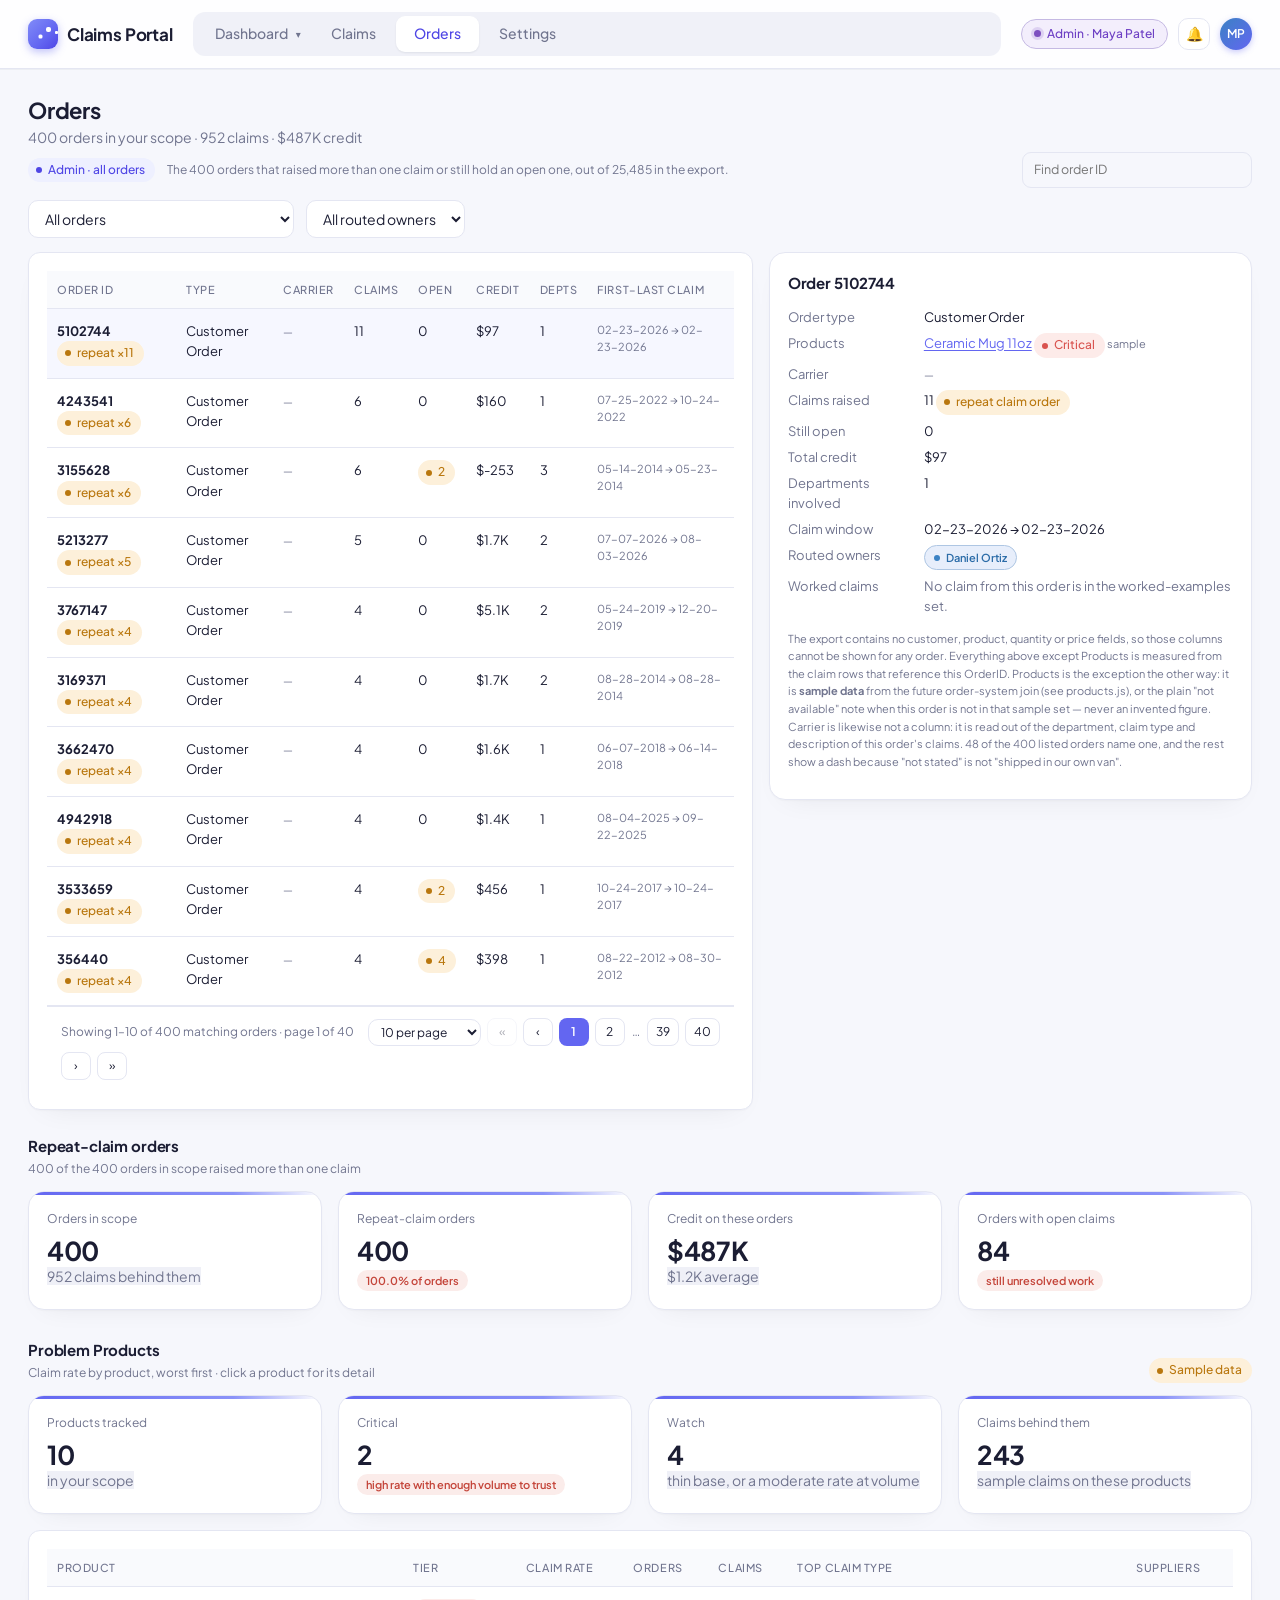
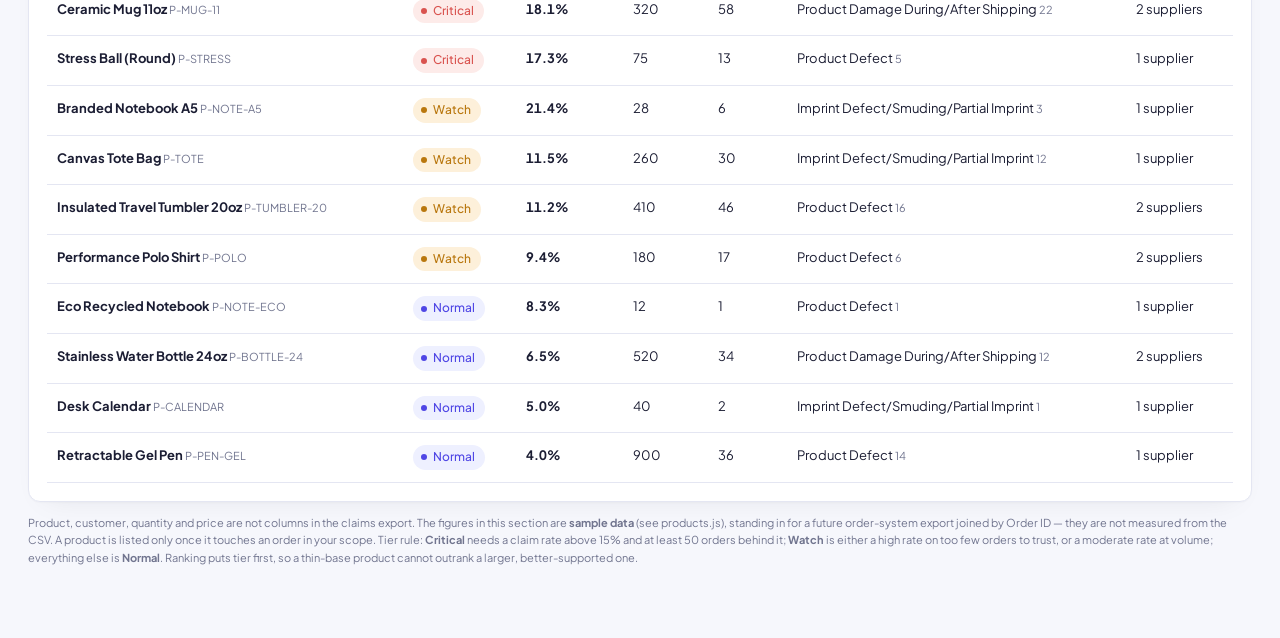
<file: orders.html>
<!DOCTYPE html>
<html lang="en">
<head>
  <meta charset="utf-8">
  <title>Claims Portal – Orders</title>
  <meta name="viewport" content="width=device-width, initial-scale=1, viewport-fit=cover">
  <link href="https://fonts.googleapis.com/css2?family=Plus+Jakarta+Sans:wght@400;500;600;700&display=swap" rel="stylesheet">
  <link href="style.css" rel="stylesheet">
  <script src="data.js"></script>
  <script src="app.js"></script>
  <script src="products.js"></script>
  <script>
    // ------------------------------------------------------------------
    // What is actually listed here, because the list is not the export.
    //
    // The export has 25,485 distinct OrderIDs, but an order that raised one
    // claim and was closed has nothing left to work on and no way to tell it
    // apart from the 24,000 others in the same state. build-data.js therefore
    // keeps only orders that raised more than one claim OR still hold an open
    // one, sorts those by claim count, and embeds the top 400. Every one of the
    // 400 is a repeat-claim order - the open-claim branch added nothing on its
    // own - so the "repeat" filter below is the whole list by construction.
    //
    // The counts on this page are therefore counts within that 400, not across
    // the export, and the header says so rather than implying it is everything.
    //
    // The export carries OrderID and nothing else about the order: no customer,
    // product, quantity, price or carrier. So an "order" here is a real
    // aggregate of the claims raised against it.
    //   [id, claims, credit, open, deptCount, firstClaim, lastClaim, orderType, owners, carrier]
    //
    // A carrier is the one thing here that is not a column in the export. It is
    // read out of the department, claim type and description of the claims
    // raised against the order, in build-data.js, and it is blank when none of
    // them name one - which is most orders. A blank means "not stated", not
    // "shipped by ourselves", so it is rendered as a dash and never guessed.
    // ------------------------------------------------------------------
    let selectedOrder = '';
    let orderQuery = '';
    let orderFilter = 'all';
    let orderOwner = '';   // an owner id, or '' for every routed owner (admin only)
    let pageSize = 10;
    let page = 1;

    // Every cut is expressible against the embedded columns, so no filter here
    // has to invent a field the export does not carry. Thresholds are stated in
    // the labels rather than hidden, so a reader knows what a filter is selecting.
    const FILTERS = [
      ['all', () => true, 'All orders'],
      ['open', (o) => o[3] > 0, 'Still hold an open claim'],
      ['repeat3', (o) => o[1] >= 3, '3+ claims raised'],
      ['cross', (o) => o[4] > 1, 'Spans more than one department'],
      ['big', (o) => o[2] >= 1000, 'Credit of $1,000 or more'],
      ['carrier', (o) => !!o[9], 'Claims name a carrier']
    ];
    const PAGE_SIZES = [10, 25, 50, 100];

    const orderOwners = (o) => (o[8] || '').split('~').filter(Boolean);
    const orderLabel = (o) => o[7] || 'Customer Order';
    const CARRIER_MIXED = 'UPS/FedEx';
    function carrierCell(c, withWhy) {
      if (!c) return `<span class="mu" style="font-size:11px" title="No claim on this order names a carrier in its department, type or description.">—</span>`;
      const mixed = c === CARRIER_MIXED;
      return `<span${mixed ? ' class="b Med" title="Claims on this order name both UPS and FedEx, so it is not filed under either."' : ''}>${esc(c)}</span>` +
        (withWhy ? (mixed ? ' <span class="mu" style="font-size:11px">both named in the claims</span>'
          : ' <span class="mu" style="font-size:11px">from the claims</span>') : '');
    }

    // ---------------------------------------------------------------- products
    // Product, customer, quantity and price are not columns in the claims export;
    // they arrive later from a separate order-system export joined by OrderID.
    // Until that join exists the section below reads the clearly-labelled sample
    // set in products.js. It is scoped the same way the orders table is: a
    // manager only sees products that touch an order in their own caseload.
    const PRODUCT_TIER_RANK = { Critical: 0, Watch: 1, Normal: 2 };

    function scopedProducts() {
      const s = getSession();
      const all = SAMPLE_PRODUCTS.slice();
      if (!s || s.role === 'Admin') return all;
      const mine = new Set(ORDERS.filter((o) => orderOwners(o).includes(s.id)).map((o) => o[0]));
      return all.filter((p) => p.orderIds.some((id) => mine.has(id)));
    }

    // Worst first: tier, then claim rate, then volume. Sorting on rate alone
    // would let a thin-base product leapfrog a larger, better-supported one.
    function sortedProducts(list) {
      return list.slice().sort((a, b) =>
        PRODUCT_TIER_RANK[productTier(a)] - PRODUCT_TIER_RANK[productTier(b)] ||
        productClaimRate(b) - productClaimRate(a) ||
        b.totalOrders - a.totalOrders);
    }

    function openProduct(id) { location.href = 'product-detail.html?id=' + encodeURIComponent(id); }

    // Role scope first, then the reader's own cuts. A manager is already down to
    // their caseload here, so the owner filter is only offered to an admin - for
    // anyone else it would be a control with exactly one possible value.
    function filteredOrders() {
      const s = getSession();
      let rows = ORDERS;
      if (s && s.role !== 'Admin') rows = rows.filter((o) => orderOwners(o).includes(s.id));
      if (orderOwner) rows = rows.filter((o) => orderOwners(o).includes(orderOwner));
      const f = (FILTERS.find((x) => x[0] === orderFilter) || FILTERS[0])[1];
      rows = rows.filter(f);
      const q = orderQuery.trim().toLowerCase();
      if (q) rows = rows.filter((o) => String(o[0]).toLowerCase().includes(q));
      return rows;
    }

    // A page count is not a row count: the last page holds whatever is left, so
    // it is almost never full. The pager therefore numbers pages, not rows, and
    // the caption states the row range actually on screen. Clamping here rather
    // than in a handler means a filter that shrinks the list can never leave the
    // page pointing past the end.
    function pageSlice(rows) {
      const pages = Math.max(1, Math.ceil(rows.length / pageSize));
      page = Math.min(Math.max(1, page), pages);
      const from = (page - 1) * pageSize;
      return { page, pages, from, to: Math.min(from + pageSize, rows.length), rows: rows.slice(from, from + pageSize) };
    }

    function setPage(n) { page = n; render(); }
    function setPageSize(n) { pageSize = n; page = 1; render(); }

    // Every filter change returns to page 1: staying on page 7 of a list that
    // now has one page reads as "no results" when there are results.
    function setFilter(k, v) {
      if (k === 'orderQuery') orderQuery = v; else orderFilter = v;
      page = 1;
      render(true);
    }
    function setOwner(v) { orderOwner = v; page = 1; render(); }

    // Page numbers with the run around the current page kept and the rest
    // elided - 40 buttons is a worse control than none.
    function pageButtons(p) {
      const wanted = new Set([1, 2, p.page - 1, p.page, p.page + 1, p.pages - 1, p.pages]);
      let out = '';
      let prev = 0;
      [...wanted].filter((n) => n >= 1 && n <= p.pages).sort((a, b) => a - b).forEach((n) => {
        if (n - prev > 1) out += '<span class="pgap" aria-hidden="true">…</span>';
        out += `<button type="button" class="pgnum${n === p.page ? ' on' : ''}" onclick="setPage(${n})"` +
          `${n === p.page ? ' aria-current="page"' : ''}>${n}</button>`;
        prev = n;
      });
      return out;
    }

    function pager(p, total) {
      if (!total) return '';
      const one = p.pages < 2;
      const off = (b) => (one || b ? ' disabled' : '');
      return `<div class="pager">
        <span class="mu">Showing ${num(p.from + 1)}–${num(p.to)} of ${num(total)} matching order${total === 1 ? '' : 's'} · page ${p.page} of ${p.pages}</span>
        <div class="sp"></div>
        <select onchange="setPageSize(+this.value)" aria-label="Orders per page" style="font-size:12px;padding:4px 8px">
          ${PAGE_SIZES.map((n) => `<option value="${n}"${n === pageSize ? ' selected' : ''}>${n} per page</option>`).join('')}
        </select>
        <button type="button" class="pgnum" onclick="setPage(1)"${off(p.page <= 1)} aria-label="First page">&#171;</button>
        <button type="button" class="pgnum" onclick="setPage(${p.page - 1})${off(p.page <= 1)}" aria-label="Previous page">&#8249;</button>
        ${pageButtons(p)}
        <button type="button" class="pgnum" onclick="setPage(${p.page + 1})${off(p.page >= p.pages)}" aria-label="Next page">&#8250;</button>
        <button type="button" class="pgnum" onclick="setPage(${p.pages})${off(p.page >= p.pages)}" aria-label="Last page">&#187;</button>
      </div>`;
    }

    function render(keepSearch) {
      const orders = filteredOrders();
      const p = pageSlice(orders);
      const shown = p.rows;
      const s = getSession();
      const admin = isAdmin();

      // Selection is held against the whole filtered set, not the visible page,
      // so paging away from a selected order and back keeps it selected.
      if (!orders.some((o) => o[0] === selectedOrder)) selectedOrder = orders.length ? orders[0][0] : '';
      const order = orders.find((o) => o[0] === selectedOrder) || orders[0];

      const related = order
        ? scopedClaims().filter((c) => c.or === order[0])
        : [];

      // Sample product rows for this order, or an empty list when the join has
      // no product for it. The detail panel prints PRODUCT_DATA_MISSING in that
      // case rather than an invented product.
      const orderProducts = order ? productsForOrder(order[0]) : [];

      const totalCredit = orders.reduce((a, o) => a + o[2], 0);
      const totalClaims = orders.reduce((a, o) => a + o[1], 0);
      const repeat = orders.filter((o) => o[1] > 1).length;
      const filterLabel = (FILTERS.find((x) => x[0] === orderFilter) || FILTERS[0])[2];
      const narrowed = orderFilter !== 'all' || orderQuery.trim() || orderOwner;

      // Problem Products. Sample product rows scoped to the signed-in role.
      const products = scopedProducts();
      const productsSorted = sortedProducts(products);
      const prodCritical = products.filter((p) => productTier(p) === 'Critical').length;
      const prodWatch = products.filter((p) => productTier(p) === 'Watch').length;
      const prodClaims = products.reduce((a, p) => a + p.totalClaims, 0);

      document.getElementById('app').innerHTML = `
        <div class="row" style="margin-bottom:4px">
          <div><h1>Orders</h1><span class="mu">${num(orders.length)} order${orders.length === 1 ? '' : 's'} in your scope · ${num(totalClaims)} claims · ${usd(totalCredit)} credit</span></div>
        </div>
        <div class="row" style="margin-bottom:14px">
          <span class="b ${admin ? 'Low' : 'Med'}">${admin ? 'Admin · all orders' : 'Manager · your caseload only'}</span>
          <span class="mu" style="font-size:12px">${admin
            ? `The ${num(ORDERS.length)} orders that raised more than one claim or still hold an open one, out of ${num(25485)} in the export.`
            : `Your orders out of the ${num(ORDERS.length)} listed · only orders carrying a claim routed to ${esc(s.name)}.`}</span>
          <div class="sp"></div>
          <div class="qsearch">
            <input id="orderq" placeholder="Find order ID" value="${esc(orderQuery)}" oninput="setFilter('orderQuery', this.value)" style="padding-right:11px">
          </div>
          <select onchange="orderFilter=this.value;page=1;render()" aria-label="Filter orders" title="Filter orders">
            ${FILTERS.map(([k, , label]) => `<option value="${k}"${k === orderFilter ? ' selected' : ''}>${label}</option>`).join('')}
          </select>
          ${admin ? `<select onchange="setOwner(this.value)" aria-label="Filter by routed owner" title="Filter by routed owner">
            <option value=""${orderOwner ? '' : ' selected'}>All routed owners</option>
            ${OWNERS.map((o) => `<option value="${o.id}"${orderOwner === o.id ? ' selected' : ''}>${esc(o.name)}</option>`).join('')}
          </select>` : ''}
          ${narrowed ? `<button class="btn s" onclick="orderQuery='';orderFilter='all';orderOwner='';page=1;render()">Clear</button>` : ''}
        </div>

        <div class="grid" style="grid-template-columns:3fr 2fr;align-items:start">
          <div class="card tw"><table>
            <tr><th>Order ID</th><th>Type</th><th>Carrier</th><th>Claims</th><th>Open</th><th>Credit</th><th>Depts</th><th>First–last claim</th></tr>
            ${shown.length ? shown.map((o) => `
              <tr class="cl${o[0] === selectedOrder ? ' on' : ''}" onclick="selectedOrder='${o[0]}';render()">
                <td><b>${o[0]}</b>${o[1] > 1 ? ` <span class="b Med">repeat ×${o[1]}</span>` : ''}</td>
                <td>${esc(orderLabel(o))}</td>
                <td>${carrierCell(o[9])}</td>
                <td>${num(o[1])}</td>
                <td>${o[3] ? `<span class="b Med">${num(o[3])}</span>` : '0'}</td>
                <td>${usd(o[2])}</td>
                <td>${num(o[4])}</td>
                <td class="mu" style="font-size:11px">${esc(fmtDate(o[5]))} → ${esc(fmtDate(o[6]))}</td>
              </tr>`).join('')
              : `<tr><td colspan="8" class="mu">No orders match this filter.</td></tr>`}
          </table>
          ${pager(p, orders.length)}
          </div>

          ${order ? `
          <div class="card"><h3>Order ${order[0]}</h3>
            <dl class="dl">
              <dt>Order type</dt><dd>${esc(orderLabel(order))}</dd>
              <dt>Products</dt><dd>${orderProducts.length
                ? orderProducts.map((p) => `<a style="color:var(--pr)" href="product-detail.html?id=${encodeURIComponent(p.id)}">${esc(p.name)}</a> <span class="b ${PRODUCT_TIER_CLASS[productTier(p)]}">${esc(productTier(p))}</span> <span class="mu" style="font-size:11px">sample</span>`).join('<br>')
                : `<span class="mu" title="No order-system join exists yet, and this order is not in the sample set.">${PRODUCT_DATA_MISSING}.</span>`}</dd>
              <dt>Carrier</dt><dd>${carrierCell(order[9], true)}</dd>
              <dt>Claims raised</dt><dd>${num(order[1])}${order[1] > 1 ? ` <span class="b Med">repeat claim order</span>` : ''}</dd>
              <dt>Still open</dt><dd>${num(order[3])}</dd>
              <dt>Total credit</dt><dd>${usd(order[2])}</dd>
              <dt>Departments involved</dt><dd>${num(order[4])}</dd>
              <dt>Claim window</dt><dd>${esc(fmtDate(order[5]))} → ${esc(fmtDate(order[6]))}</dd>
              <dt>Routed owners</dt><dd>${orderOwners(order).map((id) => {
                const o = OWNERS.find((x) => x.id === id);
                return o ? `<span class="owner-chip ${o.role === 'Admin' ? 'adm' : 'mgr'}"><i></i>${esc(o.name)}</span>` : esc(id);
              }).join(' ')}</dd>
              <dt>Worked claims</dt><dd>${related.length
                ? related.map((c) => `<a style="color:var(--pr)" href="claim-detail.html?id=${c.id}">${c.id}</a>`).join(', ')
                : '<span class="mu">No claim from this order is in the worked-examples set.</span>'}</dd>
            </dl>
            <p class="mu" style="font-size:11px;margin-top:12px;line-height:1.6">
              The export contains no customer, product, quantity or price fields, so those columns
              cannot be shown for any order. Everything above except Products is measured from the
              claim rows that reference this OrderID. Products is the exception the other way: it is
              <b>sample data</b> from the future order-system join (see products.js), or the plain
              "not available" note when this order is not in that sample set &mdash; never an invented
              figure. Carrier is likewise not a column: it is read out of the department, claim type
              and description of this order's claims. ${num(orders.length ? ORDERS.filter((o) => o[9]).length : 0)} of the ${num(ORDERS.length)}
              listed orders name one, and the rest show a dash because "not stated" is not "shipped
              in our own van".
            </p>
          </div>` : ''}
        </div>

        <div class="row sec" style="margin-top:24px">
          <div><h3>Repeat-claim orders</h3><span class="mu">${num(repeat)} of the ${num(orders.length)} orders in scope raised more than one claim${narrowed ? ` · currently filtered to “${esc(filterLabel)}”` : ''}</span></div>
        </div>
        <div class="grid g4">
          <div class="card kpi"><small>Orders in scope</small><b>${num(orders.length)}</b><span class="flat">${num(totalClaims)} claims behind them</span></div>
          <div class="card kpi"><small>Repeat-claim orders</small><b>${num(repeat)}</b><span class="up">${pct(repeat, orders.length)} of orders</span></div>
          <div class="card kpi"><small>Credit on these orders</small><b>${usd(totalCredit)}</b><span class="flat">${usd(orders.length ? totalCredit / orders.length : 0)} average</span></div>
          <div class="card kpi"><small>Orders with open claims</small><b>${num(orders.filter((o) => o[3] > 0).length)}</b><span class="up">still unresolved work</span></div>
        </div>

        <div class="row sec" style="margin-top:28px">
          <div><h3>Problem Products</h3><span class="mu">Claim rate by product, worst first · click a product for its detail</span></div>
          <div class="sp"></div>
          <span class="b Med" title="Product, customer, quantity and price are not columns in the claims export. These figures are sample data for the prototype, not measured from the CSV.">Sample data</span>
        </div>
        <div class="grid g4">
          <div class="card kpi"><small>Products tracked</small><b>${num(products.length)}</b><span class="flat">in your scope</span></div>
          <div class="card kpi"><small>Critical</small><b>${num(prodCritical)}</b><span class="up">high rate with enough volume to trust</span></div>
          <div class="card kpi"><small>Watch</small><b>${num(prodWatch)}</b><span class="flat">thin base, or a moderate rate at volume</span></div>
          <div class="card kpi"><small>Claims behind them</small><b>${num(prodClaims)}</b><span class="flat">sample claims on these products</span></div>
        </div>
        <div class="card tw" style="margin-top:16px"><table>
          <tr><th>Product</th><th>Tier</th><th>Claim rate</th><th>Orders</th><th>Claims</th><th>Top claim type</th><th>Suppliers</th></tr>
          ${productsSorted.length ? productsSorted.map((p) => {
            const tier = productTier(p);
            const top = p.types[0] || ['—', 0];
            return `
            <tr class="cl" onclick="openProduct('${p.id}')" tabindex="0" role="link"
                onkeydown="if(event.key==='Enter'||event.key===' '){event.preventDefault();openProduct('${p.id}')}">
              <td><b>${esc(p.name)}</b> <span class="mu" style="font-size:11px">${esc(p.id)}</span></td>
              <td>${tierBadge(tier)}</td>
              <td><b style="font-variant-numeric:tabular-nums">${(productClaimRate(p) * 100).toFixed(1)}%</b></td>
              <td>${num(p.totalOrders)}</td>
              <td>${num(p.totalClaims)}</td>
              <td>${esc(top[0])} <span class="mu" style="font-size:11px">${num(top[1])}</span></td>
              <td>${p.suppliers.length > 1 ? `${num(p.suppliers.length)} suppliers` : '1 supplier'}</td>
            </tr>`;
          }).join('')
            : `<tr><td colspan="7" class="mu">No product data is available for the orders in your scope.</td></tr>`}
        </table></div>
        <p class="mu" style="font-size:11px;margin-top:12px;line-height:1.6">
          Product, customer, quantity and price are not columns in the claims export. The figures in this
          section are <b>sample data</b> (see products.js), standing in for a future order-system export
          joined by Order ID &mdash; they are not measured from the CSV. A product is listed only once it
          touches an order in your scope. Tier rule: <b>Critical</b> needs a claim rate above 15% and at
          least 50 orders behind it; <b>Watch</b> is either a high rate on too few orders to trust, or a
          moderate rate at volume; everything else is <b>Normal</b>. Ranking puts tier first, so a
          thin-base product cannot outrank a larger, better-supported one.
        </p>`;

      // Re-rendering the page replaces the search box, which would otherwise drop
      // focus on the first keystroke and make typing an order ID impossible.
      // Re-focusing and pinning the caret to the end keeps it usable.
      if (keepSearch) {
        const box = document.getElementById('orderq');
        if (box) {
          box.focus();
          box.setSelectionRange(box.value.length, box.value.length);
        }
      }
    }

    function main() {
      if (!requireAuth()) return;
      document.body.innerHTML = layout('orders');
      render();
    }
  </script>
</head>
<body>
  <script>main();</script>
</body>
</html>
</file>
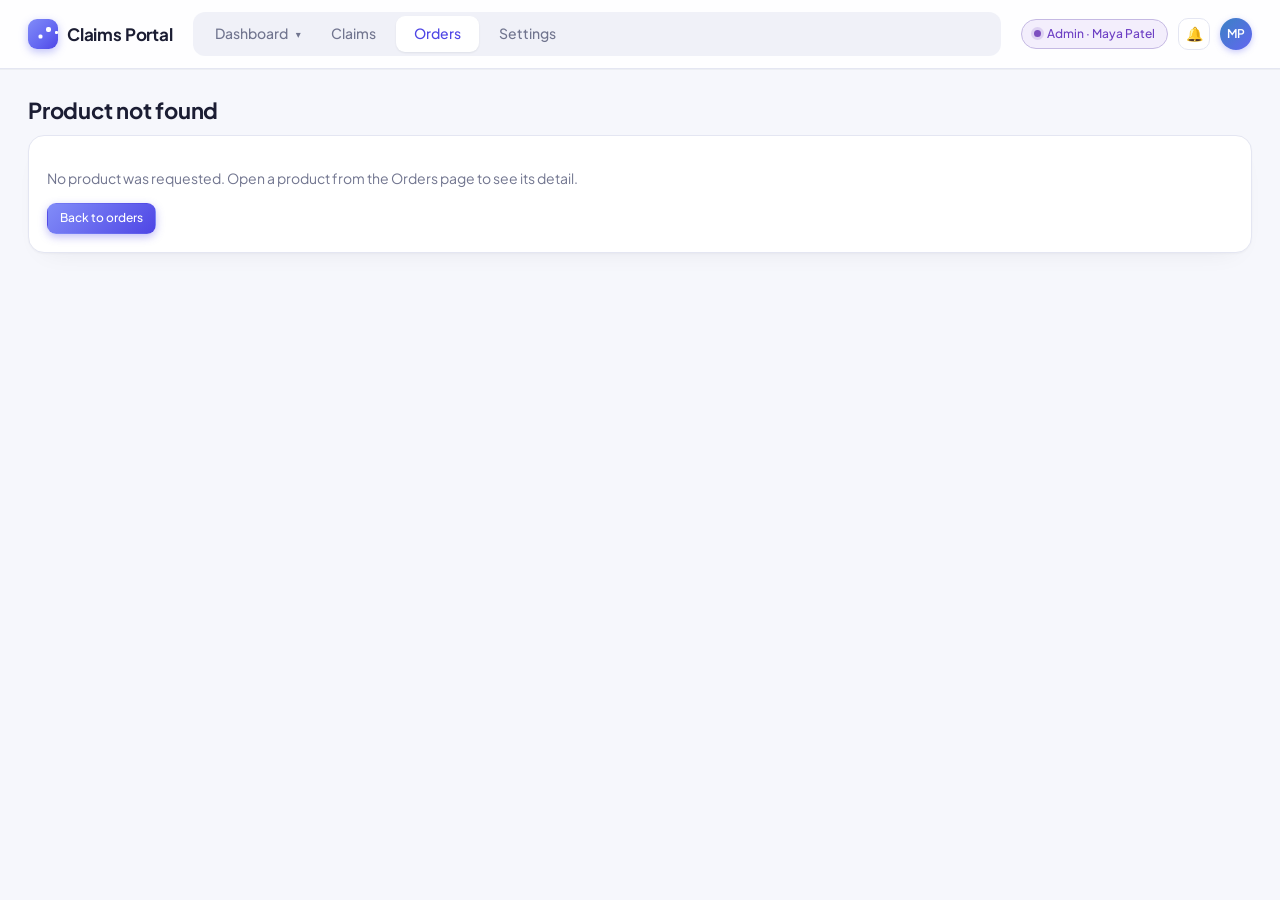
<file: product-detail.html>
<!DOCTYPE html>
<html lang="en">
<head>
  <meta charset="utf-8">
  <title>Claims Portal – Product Detail</title>
  <meta name="viewport" content="width=device-width, initial-scale=1, viewport-fit=cover">
  <link href="https://fonts.googleapis.com/css2?family=Plus+Jakarta+Sans:wght@400;500;600;700&display=swap" rel="stylesheet">
  <link href="style.css" rel="stylesheet">
  <script src="data.js"></script>
  <script src="app.js"></script>
  <script src="products.js"></script>
  <script>
    // -----------------------------------------------------------------------
    // Product Detail. Reached ONLY by clicking a product in the Orders page
    // "Problem Products" section - it is deliberately absent from the top nav,
    // the same way Claim Detail and Order Detail are drill-through views.
    //
    // Every figure on this page comes from the clearly-labelled sample set in
    // products.js, not from the claims export: the export carries only OrderID,
    // so Product / Customer / Quantity / Price have to be joined in from a
    // separate order-system export later. The charts below mirror the components
    // already on the Dashboard - the line, donut and horizontal-bar patterns -
    // rather than introducing new chart types.
    // -----------------------------------------------------------------------

    // Same colour set as the Dashboard donut, so a claim type has one colour
    // across the app.
    const COLORS = [
      '#4269d0', '#e87d24', '#149e6e', '#911eb4',
      '#56b4e9', '#d3455b', '#8c6d31', '#f0c941'
    ];

    const orderOwners = (o) => (o[8] || '').split('~').filter(Boolean);
    const orderLabel = (o) => o[7] || 'Customer Order';
    const CARRIER_MIXED = 'UPS/FedEx';

    function carrierCell(c) {
      if (!c) return '<span class="mu" style="font-size:11px" title="No claim on this order names a carrier in its department, type or description.">—</span>';
      const mixed = c === CARRIER_MIXED;
      return `<span${mixed ? ' class="b Med" title="Claims on this order name both UPS and FedEx, so it is not filed under either."' : ''}>${esc(c)}</span>`;
    }

    // ---------- charts (mirror the Dashboard components) ----------
    // The donut is the Dashboard's ring plus its per-slice rows, reused here for
    // a product's claim types. The top slice's share sits in the centre, the way
    // the warehouse ring prints its top site.
    function donutChart(data) {
      if (!data.length) return '<p class="mu">No claim types to show for this product.</p>';
      const total = data.reduce((s, d) => s + d[1], 0) || 1;
      const top = data.slice().sort((a, b) => b[1] - a[1])[0];
      const GAP = 1.2;
      let offset = 25;
      const arcs = data.map((d, n) => {
        const p = (d[1] / total) * 100;
        const draw = Math.max(p - GAP, Math.min(p, 0.35));
        const c = COLORS[n % COLORS.length];
        const arc = `<circle r="15.9" cx="21" cy="21" fill="none" stroke="${c}" stroke-width="6" stroke-dasharray="${draw.toFixed(2)} ${(100 - draw).toFixed(2)}" stroke-dashoffset="${offset.toFixed(2)}"><title>${esc(d[0])}: ${num(d[1])} claims (${p.toFixed(1)}%)</title></circle>`;
        offset -= p;
        return arc;
      }).join('');
      const rows = data.map((d, n) => `
        <div class="drow">
          <div class="dline">
            <span class="dlbl"><i style="background:${COLORS[n % COLORS.length]}"></i><span title="${esc(d[0])}">${esc(d[0])}</span></span>
            <b>${num(d[1])}</b><em>${((d[1] / total) * 100).toFixed(1)}%</em>
          </div>
          <div class="trk"><span style="width:${((d[1] / total) * 100).toFixed(1)}%;background:${COLORS[n % COLORS.length]}"></span></div>
        </div>`).join('');
      return (
        `<div class="dtop">
          <svg class="donut" width="132" height="132" viewBox="0 0 42 42" role="img" aria-label="Claim types for this product">${arcs}` +
          `<text x="21" y="22" text-anchor="middle" font-size="6.2" font-weight="600" fill="currentColor">${((top[1] / total) * 100).toFixed(1)}%</text>` +
          `<text x="21" y="26.4" text-anchor="middle" font-size="2.5" font-weight="600" fill="#8fa69a" letter-spacing=".06em">TOP TYPE</text></svg>
        </div>
        <div class="dlist">${rows}</div>`
      );
    }

    // Single-series month line, drawn with the same SVG pieces and .mchart
    // styles as the Dashboard's monthly trend.
    function niceScale(raw, steps) {
      const s = steps || 4;
      const rough = Math.max(raw, 1) / s;
      const mag = Math.pow(10, Math.floor(Math.log10(rough)));
      const norm = rough / mag;
      const step = Math.max(1, (norm <= 1 ? 1 : norm <= 2 ? 2 : norm <= 2.5 ? 2.5 : norm <= 5 ? 5 : 10) * mag);
      return { step, top: step * s };
    }
    const TL = { w: 340, h: 190, l: 40, r: 6, t: 10, b: 30 };

    function lineChart(values, labels) {
      if (!values || !values.length) return '<p class="mu">No monthly claim data for this product.</p>';
      const n = values.length;
      const pw = TL.w - TL.l - TL.r;
      const ph = TL.h - TL.t - TL.b;
      const base = TL.t + ph;
      const x = (i) => +(n > 1 ? TL.l + (i * pw) / (n - 1) : TL.l + pw / 2).toFixed(1);
      const { step, top } = niceScale(Math.max(...values, 1));
      const y = (v) => +(base - (v / top) * ph).toFixed(1);
      const pts = values.map((v, i) => `${x(i)},${y(v)}`).join(' ');

      const grid = [];
      for (let v = 0; v <= top + step / 2; v += step) {
        grid.push(`<line class="gl${v === 0 ? ' base' : ''}" x1="${TL.l}" y1="${y(v)}" x2="${TL.w - TL.r}" y2="${y(v)}"/>`);
        grid.push(`<text class="tk" x="${TL.l - 6}" y="${y(v)}" text-anchor="end" dominant-baseline="middle">${num(v)}</text>`);
      }
      const dots = values.map((v, i) =>
        `<circle class="pt" cx="${x(i)}" cy="${y(v)}" r="2.5" fill="#6366f1"><title>${labels[i]}: ${num(v)} claim${v === 1 ? '' : 's'}</title></circle>`).join('');
      const foot = labels.map((m, i) => `<text class="mo" x="${x(i)}" y="${base + 12}" text-anchor="middle">${m}</text>`).join('');

      return (
        `<div class="mchart"><svg class="trend" viewBox="0 0 ${TL.w} ${TL.h}" width="100%" role="img" aria-label="Claims per month over the last 12 months">` +
        `${grid.join('')}<polyline class="cu" points="${pts}"/>${dots}${foot}</svg></div>`
      );
    }

    // Horizontal bars are the Dashboard's "Top claim types" rows, reused for
    // supplier claim rate. A rate is bounded, so the track is scaled to the
    // highest rate on screen rather than to 100%.
    function hbarChart(rows, rate, maxRate) {
      return rows.map((r) => `
        <div class="hb" title="${esc(r[0])}: ${r[2]} claims on ${r[1]} orders · ${rate(r).toFixed(1)}% claim rate">
          <div title="${esc(r[0])}">${esc(r[0])}</div>
          <div class="trk"><span style="width:${maxRate ? (rate(r) / maxRate * 100).toFixed(1) : 0}%"></span></div>
          <b>${rate(r).toFixed(1)}%</b>
        </div>`).join('');
    }

    function render() {
      const params = new URLSearchParams(location.search);
      const wanted = params.get('id');
      const p = productById(wanted);

      // No product matches the id: say so rather than inventing one.
      if (!p) {
        document.getElementById('app').innerHTML = `
          <h1 style="margin-bottom:8px">Product not found</h1>
          <div class="card">
            <p class="mu">${wanted
              ? `No product matches <b>${esc(wanted)}</b> in the sample set.`
              : 'No product was requested. Open a product from the Orders page to see its detail.'}</p>
            <div class="row" style="gap:8px;margin-top:12px">
              <a class="btn p s" href="orders.html">Back to orders</a>
            </div>
          </div>`;
        return;
      }

      // A manager may only open a product that touches an order in their own
      // caseload, the same rule the Orders page applies to the section.
      const s = getSession();
      const myOrders = isAdmin() ? ORDERS : ORDERS.filter((o) => orderOwners(o).includes(s.id));
      if (!isAdmin() && !p.orderIds.some((id) => myOrders.some((o) => o[0] === id))) {
        document.getElementById('app').innerHTML = `
          <h1 style="margin-bottom:8px">Product not available</h1>
          <div class="card">
            <p class="mu"><b>${esc(p.name)}</b> does not touch an order in your caseload.</p>
            <div class="row" style="gap:8px;margin-top:12px">
              <a class="btn p s" href="orders.html">Back to orders</a>
            </div>
          </div>`;
        return;
      }

      const rate = productClaimRate(p) * 100;
      const tier = productTier(p);

      // Orders on this product that are embedded in the portal (the full count
      // lives in the order-system export). Reuses the Orders table row shape.
      const shownOrders = ORDERS.filter((o) => p.orderIds.includes(o[0]));

      // Supplier claim rates. The whole supplier card is only drawn when a
      // product has more than one supplier, so there is something to compare.
      const supplierRate = (r) => (r[1] ? (r[2] / r[1]) * 100 : 0);
      const suppliersSorted = p.suppliers.slice().sort((a, b) => supplierRate(b) - supplierRate(a));
      const maxSupplierRate = Math.max(...suppliersSorted.map(supplierRate), 1);
      const showSuppliers = suppliersSorted.length > 1;

      const finCard = `
        <div class="fin">
          <div><em>Total orders</em><b>${num(p.totalOrders)}</b></div>
          <div><em>Total claims</em><b>${num(p.totalClaims)}</b></div>
          <div><em>Claim rate</em><b>${rate.toFixed(1)}%</b></div>
          <div><em>Suppliers</em><b>${num(p.suppliers.length)}</b></div>
        </div>`;

      document.getElementById('app').innerHTML = `
        <a class="mu" style="cursor:pointer" href="orders.html">← Orders</a>
        <div class="row" style="margin:8px 0 14px">
          <h1>${esc(p.name)}</h1>
          ${tierBadge(tier)}
          <span class="b Med" title="Product, customer, quantity and price are not columns in the claims export. Every figure on this page is sample data for the prototype, not measured from the CSV.">Sample data</span>
          <span class="mu" style="font-size:12px">${esc(p.id)}</span>
          <div class="sp"></div>
          <h1>${rate.toFixed(1)}%</h1>
        </div>

        <div class="card" style="margin-bottom:16px">
          ${finCard}
          <p class="mu" style="font-size:11px;margin:12px 0 0;line-height:1.6">
            Product, customer, quantity and price are not in the claims export, which carries only an
            OrderID. The figures here are <b>sample data</b> (products.js) standing in for a future
            order-system export joined by Order ID. A <b>${esc(tier)}</b> tier means
            ${tier === 'Critical' ? 'a claim rate above 15% with at least 50 orders behind it'
              : tier === 'Watch' ? 'either a high rate on too few orders to trust, or a moderate rate at volume'
              : 'neither a high rate nor enough volume to flag'}.
          </p>
        </div>

        <div class="grid g2" style="margin-bottom:16px">
          <div class="card">
            <div class="row cht"><h3>Claims per month</h3><div class="sp"></div>
              <span class="mu" style="font-size:12px">Rolling 12 months ending Sep 2026</span></div>
            ${lineChart(p.trend, PRODUCT_TREND_MONTHS)}
            <div class="row" style="margin-top:10px">
              <span class="mu" style="font-size:12px">${num(p.trend.reduce((a, v) => a + v, 0))} sample claims in this 12-month window</span>
            </div>
          </div>

          <div class="card dcard">
            <h3>Claim types</h3>
            ${donutChart(p.types)}
          </div>
        </div>

        ${showSuppliers ? `
        <div class="card" style="margin-bottom:16px">
          <h3>Suppliers</h3>
          <span class="mu" style="font-size:12px">Claim rate per supplier for this product</span>
          <div style="margin-top:10px">${hbarChart(suppliersSorted, supplierRate, maxSupplierRate)}</div>
          <p class="mu" style="font-size:11px;margin:12px 0 0">
            Only shown because this product has more than one supplier (${num(suppliersSorted.length)}).
          </p>
        </div>` : ''}

        <div class="row sec" style="margin-top:24px">
          <div><h3>Orders containing this product</h3>
            <span class="mu">${shownOrders.length
              ? `${num(shownOrders.length)} order${shownOrders.length === 1 ? '' : 's'} from this portal's embedded set`
              : 'none of this product&rsquo;s orders are in the embedded set'}</span></div>
        </div>
        <div class="card tw"><table>
          <tr><th>Order ID</th><th>Type</th><th>Carrier</th><th>Claims</th><th>Open</th><th>Credit</th><th>Depts</th><th>First–last claim</th></tr>
          ${shownOrders.length ? shownOrders.map((o) => `
            <tr class="cl" onclick="location.href='orders.html'">
              <td><b>${o[0]}</b>${o[1] > 1 ? ` <span class="b Med">repeat ×${o[1]}</span>` : ''}</td>
              <td>${esc(orderLabel(o))}</td>
              <td>${carrierCell(o[9])}</td>
              <td>${num(o[1])}</td>
              <td>${o[3] ? `<span class="b Med">${num(o[3])}</span>` : '0'}</td>
              <td>${usd(o[2])}</td>
              <td>${num(o[4])}</td>
              <td class="mu" style="font-size:11px">${esc(fmtDate(o[5]))} → ${esc(fmtDate(o[6]))}</td>
            </tr>`).join('')
            : `<tr><td colspan="8" class="mu">No order containing <b>${esc(p.name)}</b> is carried in this portal's embedded order set. ${PRODUCT_DATA_MISSING}.</td></tr>`}
        </table></div>
        <p class="mu" style="font-size:11px;margin-top:12px;line-height:1.6">
          The full product figure is <b>${num(p.totalOrders)} orders / ${num(p.totalClaims)} claims</b> from the
          sample order-system set; the table lists only the orders embedded in this portal. The export itself
          has no product column, so no real order can be matched to a product until the join exists &mdash;
          ${PRODUCT_DATA_MISSING} is shown rather than a placeholder figure.
        </p>`;
    }

    function main() {
      if (!requireAuth()) return;
      document.body.innerHTML = layout('orders');
      render();
    }
  </script>
</head>
<body>
  <script>main();</script>
</body>
</html>
</file>
<file: style.css>
:root{--bg:#f6f7fc;--card:#fff;--tx:#1b1d33;--mu:#71758f;--pr:#6366f1;--pr-d:#4f46e5;--pl:#eef0ff;--bd:#e4e6f2;--bd2:#c6cbe4;--wn:#e8a13a;--er:#d9534f;--gn:#147a4c;--bl:#3b82c4;--p1:#c4453a;--p2:#b9770e;--p3:#5b46c4;box-sizing:border-box;padding-top:env(safe-area-inset-top,0px);padding-bottom:env(safe-area-inset-bottom,0px)}
@media(prefers-color-scheme:dark){:root:not([data-theme=light]){--bg:#0f1122;--card:#181a30;--tx:#eceefc;--mu:#a3a8cb;--pl:#232658;--bd:#2c2f55;--bd2:#454a7d;--gn:#5fd3a0;--er:#f08079;--p1:#f08079;--p2:#f2c778;--p3:#a894ff}}
:root[data-theme=dark]{--bg:#0f1122;--card:#181a30;--tx:#eceefc;--mu:#a3a8cb;--pl:#232658;--bd:#2c2f55;--bd2:#454a7d;--gn:#5fd3a0;--er:#f08079;--p1:#f08079;--p2:#f2c778;--p3:#a894ff}
html{scroll-padding-top:env(safe-area-inset-top,0px)}
*{box-sizing:border-box}body{margin:0;background:var(--bg);color:var(--tx);font:14px/1.55 'Plus Jakarta Sans',system-ui,sans-serif}
::selection{background:rgba(99,102,241,.22)}
header{position:sticky;top:env(safe-area-inset-top,0px);z-index:9;background:color-mix(in srgb,var(--card) 86%,transparent);backdrop-filter:blur(10px);border-bottom:1px solid var(--bd);box-shadow:0 1px 0 rgba(16,24,40,.04);display:flex;align-items:center;gap:20px;padding:12px 28px}
.logo{font-weight:700;font-size:17px;display:flex;align-items:center;gap:9px;text-decoration:none;color:var(--tx);letter-spacing:-.01em;white-space:nowrap}
.logo i{width:30px;height:30px;border-radius:9px;background:linear-gradient(135deg,#818cf8,#6366f1 60%,#4f46e5);box-shadow:0 3px 8px rgba(99,102,241,.4);position:relative;flex:none}
.logo i::after{content:"";position:absolute;right:7px;top:8px;width:5px;height:5px;border-radius:2px;background:#fff;box-shadow:-8px 7px 0 -0.5px #fff,8px 3px 0 -1px #fff}
nav{display:flex;gap:2px;flex:1;background:color-mix(in srgb,var(--bd) 55%,transparent);padding:4px;border-radius:12px;width:max-content}
nav a{padding:7px 18px;border-radius:9px;color:var(--mu);cursor:pointer;font-weight:500;text-decoration:none;transition:.2s}
nav a:hover{color:var(--tx)}
nav a.on{background:var(--card);color:var(--pr-d);box-shadow:0 1px 2px rgba(16,24,40,.08)}
/* Dashboard tab with a dropdown: the label and the caret are one control, so the
   tab reads as a single item and only the caret opens the menu. The active fill
   and shadow live on the wrapper, not on the two children - painted separately
   each part drew its own shadow, so the seam between them was visible and the
   one tab read as two highlighted pills. */
.nav-dd{position:relative;display:flex;align-items:center;border-radius:9px;transition:background .2s,box-shadow .2s}
.nav-dd.on,.nav-dd.open{background:var(--card);box-shadow:0 1px 2px rgba(16,24,40,.08)}
.nav-dd.on .dd-label,.nav-dd.open .dd-label{background:transparent;color:var(--pr-d);box-shadow:none}
.dd-caret{border:0;background:transparent;color:var(--mu);cursor:pointer;font:inherit;font-size:10px;line-height:1;padding:7px 10px 7px 4px;margin-left:-14px;border-radius:0 9px 9px 0;transition:color .2s}
.nav-dd.on .dd-caret,.nav-dd.open .dd-caret{color:var(--pr-d)}
.dd-caret:hover{color:var(--pr-d)}
.dd-menu{position:absolute;top:calc(100% + 6px);left:0;min-width:190px;background:var(--card);border:1px solid var(--bd);border-radius:12px;box-shadow:0 1px 2px rgba(16,24,40,.06),0 12px 28px -8px rgba(16,24,40,.22);padding:5px;display:none;z-index:60}
.nav-dd.open .dd-menu,.dropdown.open .dd-menu{display:block}
.dd-menu a{display:block;padding:8px 12px;border-radius:8px;font-size:13px;color:var(--tx);text-decoration:none}
.dd-menu a:hover{background:var(--pl);color:var(--tx)}
.dd-menu a.on{background:var(--pl);color:var(--pr-d);font-weight:600}
/* Reporting-year picker. Styled as a nav tab so it matches the Dashboard tab
   above it rather than looking like a foreign control in the page header - and
   like an active tab, it is filled and coloured the moment it has a value. It
   was only dressed that way while its menu was open, so the filter carrying the
   whole page's year read as greyed-out chrome the rest of the time. */
.dropdown{position:relative}
.dd-trigger{display:flex;align-items:center;gap:1px;border:0;background:var(--card);color:var(--pr-d);box-shadow:0 1px 2px rgba(16,24,40,.08);font:inherit;font-size:14px;font-weight:500;padding:7px 14px 7px 18px;border-radius:9px;cursor:pointer;transition:box-shadow .2s,color .2s}
.dd-trigger:hover{color:var(--pr-d);box-shadow:0 1px 2px rgba(16,24,40,.08),0 0 0 3px color-mix(in srgb,var(--pr) 16%,transparent)}
.dropdown.open .dd-trigger{box-shadow:0 1px 2px rgba(16,24,40,.08),0 0 0 3px color-mix(in srgb,var(--pr) 26%,transparent)}
.dd-trigger .dd-caret{margin:0;padding:0 14px 0 4px;font-size:10px;color:inherit}
.year-menu{min-width:150px;max-height:340px;overflow:auto;padding:5px}
.year-menu button{display:flex;align-items:center;justify-content:space-between;gap:12px;width:100%;text-align:left;border:0;background:transparent;color:var(--tx);font:inherit;font-size:13px;padding:8px 12px;border-radius:8px;cursor:pointer}
.year-menu button:hover{background:var(--pl)}
.year-menu button.on{background:var(--pl);color:var(--pr-d);font-weight:600}
.year-menu button span{font-size:11px}
.hright{display:flex;align-items:center;gap:10px}
.role-chip{display:inline-flex;align-items:center;gap:6px;font-size:12px;font-weight:500;color:var(--tx);background:var(--pl);border:1px solid var(--bd);padding:5px 12px;border-radius:99px;white-space:nowrap}
.role-chip i{width:7px;height:7px;border-radius:50%;background:var(--pr);box-shadow:0 0 0 3px rgba(99,102,241,.2)}
.icon-btn{border:1px solid var(--bd);background:var(--card);color:var(--tx);width:32px;height:32px;border-radius:10px;cursor:pointer;font:inherit;display:grid;place-items:center;transition:.2s}
.icon-btn:hover{background:var(--pl)}
.avatar{width:32px;height:32px;border-radius:50%;background:linear-gradient(135deg,#3b82c4,#6366f1);color:#fff;font-size:12px;font-weight:600;display:grid;place-items:center;box-shadow:0 2px 6px rgba(99,102,241,.35)}
main{max-width:1280px;margin:0 auto;padding:24px 28px 60px}
h1{font-size:22px;margin:0;letter-spacing:-.01em}h2{font-size:17px;margin:0;letter-spacing:-.01em}h3{font-size:15px;margin:0 0 12px;letter-spacing:-.01em}
.row{display:flex;gap:12px;align-items:center;flex-wrap:wrap}.sp{flex:1}
.card{background:var(--card);border:1px solid var(--bd);border-radius:16px;padding:18px;box-shadow:0 1px 2px rgba(16,24,40,.03),0 12px 28px -18px rgba(16,24,40,.10);animation:fade .35s ease both}
@keyframes fade{from{opacity:0;transform:translateY(6px)}to{opacity:1;transform:none}}
.grid{display:grid;gap:16px}.g4{grid-template-columns:repeat(4,1fr)}.g3{grid-template-columns:repeat(3,1fr)}.g2{grid-template-columns:repeat(2,1fr)}
@media(max-width:900px){.g4,.g3,.g2{grid-template-columns:1fr 1fr}}@media(max-width:600px){.g4,.g3,.g2{grid-template-columns:1fr}header{padding:10px 14px;gap:10px;flex-wrap:wrap}.hright{flex-wrap:wrap}main{padding:16px 14px}}
.kpi{position:relative;overflow:hidden}
.kpi::before{content:"";position:absolute;top:0;left:0;right:0;height:3px;background:linear-gradient(90deg,var(--pr),#8b93f8 70%,transparent)}
.kpi small{color:var(--mu);font-size:12px;display:block;margin-bottom:6px}
.kpi b{font-size:26px;display:block;line-height:1.2;letter-spacing:-.01em}
.up,.dn{display:inline-flex;align-items:center;gap:4px;padding:2px 9px;border-radius:99px;font-size:11px;font-weight:600;margin-top:4px}
.up{color:#c4453a;background:#fbecea}
.dn{color:#147a4c;background:#e8f6ee}
.flat{color:var(--mu);background:color-mix(in srgb,var(--bd) 60%,transparent)}
.pc{display:inline-flex;align-items:center;gap:5px;padding:2px 8px;border-radius:99px;font-size:10px;font-weight:700;text-transform:uppercase;letter-spacing:.04em;margin-bottom:8px}
.pc.p1{background:#fdebe9;color:#c4453a}
.pc.p2{background:#fdf0da;color:#b9770e}
.pc.p4{background:color-mix(in srgb,var(--bd) 60%,transparent);color:var(--mu)}
.kpi .pc{position:absolute;top:12px;right:12px;margin:0}
.sec{margin:26px 0 12px;align-items:flex-end}
.sec.first{margin-top:14px}
.sec h3,.sec h2{margin:0}
.sec .mu{font-size:12px}
.kpi.act{display:block;text-decoration:none;color:inherit;transition:transform .2s,box-shadow .2s,border-color .2s}
.kpi.act::before{background:linear-gradient(90deg,var(--wn),#f2c778 70%,transparent)}
.kpi.act:hover{transform:translateY(-2px);border-color:var(--wn);box-shadow:0 1px 2px rgba(16,24,40,.04),0 16px 30px -18px rgba(232,161,58,.55)}
.kpi.act.sel{border-color:var(--pr);box-shadow:0 0 0 3px rgba(99,102,241,.18)}
.kpi.act.p1::before{background:linear-gradient(90deg,var(--er),#f0a09a 70%,transparent)}
.kpi.act.p2::before{background:linear-gradient(90deg,var(--wn),#f2c778 70%,transparent)}
.kpi.act.p3::before{background:linear-gradient(90deg,var(--bl),#8fbdea 70%,transparent)}
.kpi.act.p4::before{background:linear-gradient(90deg,var(--mu),#c3c7dd 70%,transparent)}
.go{display:inline-flex;align-items:center;gap:5px;margin-top:14px;padding:5px 11px;border-radius:99px;background:var(--pl);color:var(--pr-d);font-size:12px;font-weight:600}
.kpi.act:hover .go{background:linear-gradient(135deg,#818cf8,#4f46e5);color:#fff}
.icard{position:relative;overflow:hidden;background:linear-gradient(158deg,color-mix(in srgb,var(--pl) 72%,var(--card)),var(--card) 58%);border-color:color-mix(in srgb,var(--pr) 26%,var(--bd))}
.icard::before{content:"";position:absolute;top:0;left:0;right:0;height:3px;background:linear-gradient(90deg,#8b93f8,var(--pr) 45%,#7d4fc0 80%,transparent)}
.icard .tag{display:inline-flex;align-items:center;gap:5px;padding:3px 10px;border-radius:99px;font-size:11px;font-weight:600;letter-spacing:.03em;color:var(--pr-d);background:var(--pl);border:1px solid color-mix(in srgb,var(--pr) 28%,transparent);max-width:100%;white-space:nowrap;overflow:hidden;text-overflow:ellipsis}
.icard .ttl{display:block;margin:10px 0 6px}
.icard p{margin:0 0 14px;font-size:13px}
.legend div{justify-content:flex-start}
.legend div em{margin-left:auto;font-style:normal;font-weight:600;color:var(--tx);font-variant-numeric:tabular-nums}
.seg{display:flex;gap:2px;padding:3px;border-radius:11px;background:color-mix(in srgb,var(--bd) 55%,transparent);flex:none}
.seg button{border:0;background:transparent;color:var(--mu);font:inherit;font-size:12px;font-weight:500;padding:5px 12px;border-radius:9px;cursor:pointer;white-space:nowrap;transition:.2s}
.seg button:hover{color:var(--tx)}
.seg button.on{background:var(--card);color:var(--pr-d);box-shadow:0 1px 2px rgba(16,24,40,.10)}
.cht{margin-bottom:14px;align-items:center}
.cht h3{margin:0}
.cht-n{font-size:12px}
.btn{border:1px solid var(--bd);background:var(--card);color:var(--tx);padding:8px 16px;border-radius:10px;cursor:pointer;font:inherit;font-weight:500;text-decoration:none;display:inline-flex;align-items:center;gap:6px;transition:.2s}
.btn:hover{border-color:var(--pr);color:var(--pr-d)}
.btn.p{background:linear-gradient(135deg,#818cf8,#4f46e5);border-color:transparent;color:#fff;box-shadow:0 3px 8px rgba(79,70,229,.35)}
.btn.p:hover{filter:brightness(1.05);color:#fff}
.btn.s{padding:5px 12px;font-size:12px;border-radius:9px}
.btn.d{color:var(--er)}
.btn.d:hover{border-color:var(--er);color:var(--er)}
.btn.ghost{background:transparent}
input,select,textarea{font:inherit;color:var(--tx);background:var(--card);border:1px solid var(--bd);border-radius:10px;padding:8px 12px;transition:.2s}
input:focus,select:focus,textarea:focus{outline:none;border-color:var(--pr);box-shadow:0 0 0 3px rgba(99,102,241,.18)}
/* A field held still by something else on the page - a select the active filter
   owns - has to look held on purpose. Left at full strength it just reads as
   broken, because a dimmed control and a frozen one look nothing alike until you
   try to click them. */
input:disabled,select:disabled,textarea:disabled{opacity:.5;cursor:not-allowed}
textarea{width:100%;min-height:64px}
.tw{overflow-x:auto;border-radius:12px}
table{width:100%;border-collapse:collapse;font-size:13px}
th{text-align:left;color:var(--mu);font-weight:500;padding:10px 10px;border-bottom:1px solid var(--bd);background:color-mix(in srgb,var(--bg) 60%,transparent);white-space:nowrap;font-size:11px;text-transform:uppercase;letter-spacing:.05em}
td{padding:12px 10px;border-bottom:1px solid var(--bd);vertical-align:top}
tr.cl{cursor:pointer}tr.cl:hover{background:var(--pl)}
tr.hit{background:color-mix(in srgb,var(--pl) 65%,transparent)}
tr.hit td{font-weight:500}
.fin{display:grid;grid-template-columns:repeat(auto-fit,minmax(150px,1fr));gap:10px;margin-bottom:14px}
.fin div{background:color-mix(in srgb,var(--bg) 55%,transparent);border:1px solid var(--bd);border-radius:12px;padding:10px 12px}
.fin em{display:block;font-style:normal;font-size:11px;color:var(--mu);margin-bottom:4px;letter-spacing:.02em}
.fin b{font-size:16px;letter-spacing:-.01em}
.fin .pos b{color:#c4453a}
.chips{border:1px solid var(--bd);border-radius:12px;padding:12px;margin-bottom:10px}
.chips>h4{margin:0 0 4px;font-size:12px;font-weight:700;text-transform:uppercase;letter-spacing:.05em}
.chips>p{margin:0 0 10px;font-size:11px;color:var(--mu)}
.chips.pg{border-color:color-mix(in srgb,var(--pr) 35%,var(--bd));background:color-mix(in srgb,var(--pl) 42%,transparent)}
.chips.pg>h4{color:var(--pr-d)}
.chips.is{border-color:color-mix(in srgb,var(--wn) 45%,var(--bd));background:color-mix(in srgb,#fdf0da 40%,transparent)}
.chips.is>h4{color:#b9770e}
.chips.fi{border-color:color-mix(in srgb,var(--bl) 40%,var(--bd));background:color-mix(in srgb,#e7eefb 40%,transparent)}
.chips.fi>h4{color:#2b6ca8}
.chips .crow{display:flex;flex-wrap:wrap;gap:6px}
.cchip{display:inline-flex;align-items:center;gap:6px;padding:5px 11px;border-radius:99px;font-size:12px;font-weight:500;background:var(--card);border:1px solid var(--bd);color:var(--tx)}
.cchip.k{background:var(--pl);border-color:color-mix(in srgb,var(--pr) 30%,transparent);color:var(--pr-d);font-weight:600}
.cchip.v{background:var(--card);border-color:color-mix(in srgb,var(--bl) 30%,transparent);color:#2b6ca8}
.cchip.money{font-variant-numeric:tabular-nums;font-weight:600}
.cchip small{color:var(--mu);font-weight:400}
.b{display:inline-flex;align-items:center;gap:6px;padding:3px 10px 3px 8px;border-radius:99px;font-size:12px;font-weight:500;white-space:nowrap;background:var(--pl);color:var(--pr-d)}
.b::before{content:"";width:6px;height:6px;border-radius:50%;background:currentColor}
/* Badge tones. Open/Rejected/Low/Med are also used for derived claim status;
   Awaiting is the amber chip colour for queue reason flags. */
.b.Open{background:#e7eefb;color:var(--bl)}.b.Rejected,.b.High{background:#fdebe9;color:var(--er)}.b.Med,.b.Medium{background:#fdf0da;color:#b9770e}.b.Awaiting{background:#fdf0da;color:#b9770e}.b.Low{background:var(--pl)}
.ai{background:var(--card);border:1px dashed var(--pr);border-radius:12px;padding:10px 12px;font-size:12px;max-width:280px;box-shadow:0 6px 16px -10px rgba(99,102,241,.25)}
.ai em{font-style:normal;font-weight:600;color:var(--pr-d);display:block;margin-bottom:4px}
.legend{font-size:12px;color:var(--mu)}.legend div{display:flex;align-items:center;gap:6px;margin:3px 0}.legend i{width:9px;height:9px;border-radius:3px;display:inline-block}
.hb{display:grid;grid-template-columns:152px 1fr 56px;gap:10px;align-items:center;font-size:12px;margin:8px 0;padding:3px 6px;border-radius:8px;transition:background .2s}
.hb.wide{grid-template-columns:176px 1fr 64px}
.hb:hover{background:color-mix(in srgb,var(--pl) 55%,transparent)}
.hb .trk{height:10px;border-radius:6px;background:var(--bd);overflow:hidden}
.hb .trk span{display:block;height:100%;border-radius:6px;background:linear-gradient(90deg,var(--pr),#8b93f8);transition:.2s}
.hb b{text-align:right;font-size:12px;white-space:nowrap}
.hb:hover .trk span{filter:brightness(1.12);box-shadow:0 0 0 2px rgba(99,102,241,.35)}
svg.donut circle{transition:stroke-width .15s}
.vb{display:flex;align-items:stretch;gap:10px;height:180px}.vb div{flex:1;display:flex;flex-direction:column;justify-content:flex-end;align-items:center;gap:4px;font-size:11px;color:var(--mu);border-radius:8px 8px 0 0;padding:4px 2px 0;transition:background .2s}
.vb div:hover{background:color-mix(in srgb,var(--pl) 55%,transparent)}
.vb em{font-style:normal;font-weight:600;font-size:11px;color:var(--tx);white-space:nowrap}
.vb span{display:block;width:100%;max-width:56px;background:linear-gradient(180deg,#8b93f8,var(--pr));border-radius:6px 6px 0 0;transition:.2s}
.vb label{text-align:center;line-height:1.25}
.vb:hover span{opacity:.5}
.vb div:hover span{opacity:1;filter:brightness(1.1);box-shadow:0 0 0 2px rgba(99,102,241,.4)}
.vb span.top{background:linear-gradient(180deg,color-mix(in srgb,var(--er) 62%,#fff),var(--er));box-shadow:0 0 0 1px color-mix(in srgb,var(--er) 32%,transparent)}
.vb div:hover span.top{box-shadow:0 0 0 2px color-mix(in srgb,var(--er) 48%,transparent)}
svg.trend circle.pt{transition:opacity .2s,r .15s;cursor:pointer}
svg.trend:hover circle.pt{opacity:.45}
svg.trend circle.pt:hover{opacity:1;r:5;filter:drop-shadow(0 0 3px rgba(99,102,241,.6))}
.trace{display:flex;gap:4px;flex-wrap:wrap;font-size:12px}.trace span{padding:4px 10px;border-radius:99px;background:var(--pl);color:var(--pr-d)}.trace span.cur{background:linear-gradient(135deg,#818cf8,#4f46e5);color:#fff;box-shadow:0 2px 6px rgba(79,70,229,.35)}
.dl{display:grid;grid-template-columns:130px 1fr;gap:6px;font-size:13px}.dl dt{color:var(--mu)}.dl dd{margin:0}

/* collapsible queue groups */
/* One table holds every group: the <thead> and the first group's rows are in
   the same table, so column widths come from the same calculation and the
   header cannot drift away from the data. A closed group hides its data rows
   with .closed rather than being its own table. */
.qtable tbody+tbody tr:first-child td{border-top:1px solid var(--bd)}
.qtable tbody.closed tr:not(.gh){display:none}
.qtable tr.gh{cursor:pointer;user-select:none;transition:background .15s}
.qtable tr.gh:hover{background:var(--pl)}
.qtable tr.gh:focus-visible{outline:2px solid var(--pr);outline-offset:-2px}
.qtable tr.gh>td{background:var(--pl);padding:9px 12px;border-bottom:1px solid var(--bd)}
.qtable tr.gh b{font-size:13px;font-weight:600}
.qtable tr.gh .mu{font-size:11px}
.qtable tr.gh .caret{width:0;height:0;border-left:5px solid currentColor;border-top:4px solid transparent;border-bottom:4px solid transparent;color:var(--mu);transition:transform .18s;flex:none}
.qtable tr.gh .caret.open{transform:rotate(90deg);color:var(--pr)}
.qtable tr.gempty td{text-align:center;padding:22px 12px}
.qtable tr.more td{text-align:center;padding:10px 12px;background:var(--pl)}
.qbar{display:flex;align-items:center;gap:8px;flex-wrap:wrap;margin:10px 0 4px}
.qbar .mu{font-size:12px}
.qsearch{position:relative;display:flex;align-items:center}
.qsearch input{min-width:230px;padding:7px 30px 7px 11px;border:1px solid var(--bd);border-radius:9px;background:var(--bg);color:var(--fg);font:inherit;font-size:12.5px}
.qsearch input:focus{outline:none;border-color:var(--pr);box-shadow:0 0 0 3px color-mix(in srgb,var(--pr) 14%,transparent)}
.qsearch input::-webkit-search-cancel-button{display:none}
.qsearch .qclear{position:absolute;right:6px;width:20px;height:20px;border:0;border-radius:6px;background:transparent;color:var(--mu);font-size:16px;line-height:1;cursor:pointer;display:flex;align-items:center;justify-content:center}
.qsearch .qclear:hover{background:var(--pl);color:var(--fg)}
.qminibars{display:flex;flex-direction:column;gap:6px;margin:10px 0 2px}
.qmini{display:flex;align-items:center;gap:9px;font-size:12px;padding:7px 11px;border-radius:11px;border:1px solid var(--bd);background:transparent;cursor:pointer;font:inherit;color:inherit;text-align:left;width:100%;transition:.15s}
.qmini:hover{border-color:var(--pr);background:var(--pl)}
.qmini .lbl{flex:1;min-width:0;overflow:hidden;text-overflow:ellipsis;white-space:nowrap}
.qmini .bar{width:88px;height:6px;border-radius:99px;background:var(--bd);overflow:hidden;flex:none}
.qmini .bar i{display:block;height:100%;background:linear-gradient(135deg,#818cf8,#4f46e5)}
.qmini .n{font-weight:600;font-size:12px}

.login{min-height:100vh;display:grid;place-items:center;padding:24px 20px;background:radial-gradient(1000px 500px at 20% -10%,rgba(99,102,241,.16),transparent),radial-gradient(800px 400px at 110% 110%,rgba(59,130,196,.12),transparent),var(--bg)}
.loginwrap{width:100%;max-width:940px;display:grid;gap:18px}
.login .logo{margin-bottom:4px;font-size:20px}
.login-head{text-align:center}
.login-head p{margin:0}
.login .credcard{max-width:460px;margin:0 auto;width:100%}
.login .loginwrap:has(.credcard){max-width:520px}
.login .card{width:100%;max-width:100%;padding:22px;border-radius:18px;box-shadow:0 1px 2px rgba(16,24,40,.04),0 24px 60px -24px rgba(16,24,40,.22)}
.login input{width:100%;margin:6px 0 14px}
.ricon{width:38px;height:38px;border-radius:11px;display:grid;place-items:center;font-size:17px;flex:none;background:var(--pl);color:var(--pr-d)}
.rtitle{display:block;font-size:15px;margin-top:1px}
.rform{margin-top:14px;padding-top:14px;border-top:1px dashed var(--bd)}
.rform label{display:block;font-size:11px;font-weight:600;color:var(--mu);text-transform:uppercase;letter-spacing:.05em;margin-top:10px}
.rform label:first-child{margin-top:0}
.login .foot{text-align:center;font-size:11px;margin:0;line-height:1.6}
.login .foot b{color:var(--tx)}
.login .resume{padding:16px 18px;display:grid;gap:0}
.owner-chip{display:inline-flex;align-items:center;gap:6px;font-size:11px;font-weight:600;padding:3px 9px;border-radius:99px;white-space:nowrap;background:var(--pl);color:var(--pr-d);border:1px solid color-mix(in srgb,var(--pr) 30%,var(--bd))}
.owner-chip i{width:6px;height:6px;border-radius:50%;background:var(--pr);flex:none}
.owner-chip.mgr{background:#e7eefb;color:#2b6ca8;border-color:color-mix(in srgb,var(--bl) 32%,var(--bd))}
.owner-chip.mgr i{background:var(--bl)}
.owner-chip.adm{background:#f3eefc;color:#6d3fc4;border-color:color-mix(in srgb,#7d4fc0 32%,var(--bd))}
.owner-chip.adm i{background:#7d4fc0}
.role-chip.adm{background:#f3eefc;border-color:color-mix(in srgb,#7d4fc0 30%,var(--bd));color:#6d3fc4}
.role-chip.adm i{background:#7d4fc0;box-shadow:0 0 0 3px rgba(125,79,192,.18)}
.role-chip.mgr{background:#e7eefb;border-color:color-mix(in srgb,var(--bl) 30%,var(--bd));color:#2b6ca8}
.role-chip.mgr i{background:var(--bl);box-shadow:0 0 0 3px rgba(59,130,196,.18)}
th.srt{cursor:pointer;user-select:none;white-space:nowrap}
th.srt:hover{color:var(--pr-d)}
th.srt.on{color:var(--pr-d)}
tr.tot td{border-top:2px solid var(--bd);background:color-mix(in srgb,var(--pl) 34%,transparent)}
.loadcell{min-width:130px}
.loadcell .trk{margin-bottom:3px}
.loadcell em{font-size:11px;font-style:normal;color:var(--mu)}
.mcard{display:grid;gap:12px}
.mrow{display:grid;grid-template-columns:repeat(3,1fr);gap:8px;padding:10px 0;border-top:1px dashed var(--bd);border-bottom:1px dashed var(--bd)}
.mrow div{display:grid;gap:1px}
.mrow em{font-style:normal;font-weight:700;font-size:16px;letter-spacing:-.01em}
.mrow span{font-size:10px;color:var(--mu);text-transform:uppercase;letter-spacing:.05em}
.mtop{display:grid;gap:5px}
.mb{display:flex;align-items:center;justify-content:space-between;gap:8px;font-size:12px}
.mb span{color:var(--mu);overflow:hidden;text-overflow:ellipsis;white-space:nowrap}
.mb b{flex:none}
code{font:inherit;font-size:.95em;background:color-mix(in srgb,var(--bd) 70%,transparent);padding:1px 5px;border-radius:5px}
tr.cl.on td{background:color-mix(in srgb,var(--pl) 55%,transparent)}
.err{color:var(--er);font-size:12px;margin-bottom:10px;background:#fdebe9;border:1px solid #f5c9c5;padding:8px 12px;border-radius:10px}.mu{color:var(--mu)}

/* ---- dashboard: borderless stat line ---- */
/* Sits directly under the page title. No card, no border, no fill, no shadow -
   the three numbers read as one line of text, and the only thing separating
   them is a hairline rule. The .kpi card family is still used by orders.html
   and admin-dashboard.html, so it is untouched. */
.stats{display:grid;grid-template-columns:repeat(3,1fr);margin:10px 0 2px}
.stat{padding:0 28px;border-left:.5px solid var(--bd)}
.stat:first-child{padding-left:0;border-left:0}
.stat:last-child{padding-right:0}
.sl{display:block;font-size:13px;color:var(--mu)}
.sv{display:block;font-size:32px;font-weight:500;letter-spacing:-.02em;line-height:1.2;font-variant-numeric:tabular-nums;margin-top:2px}
.sc{display:block;font-size:12px;color:var(--mu);margin-top:3px;line-height:1.45}
/* Below three readable columns the rules go horizontal rather than the row
   being squeezed: a 3-up stat line with vertical rules has no sensible
   compressed form. */
@media(max-width:700px){.stats{grid-template-columns:1fr}
.stat{padding:13px 0;border-left:0;border-top:.5px solid var(--bd)}
.stat:first-child{padding-top:0;border-top:0}
.stat:last-child{padding-bottom:0}}

/* ---- shared finding-card content ---- */
/* .act-card holds the case-level cards (claims/dashboard feed), .ncard the
   dashboard feed cards. */
.ac-n{display:block;font-size:28px;letter-spacing:-.02em;line-height:1.05;font-variant-numeric:tabular-nums}
.ac-label{display:block;font-size:13px;font-weight:600;margin-top:3px;line-height:1.35}
.spark{display:block;width:100%;height:30px;margin-top:10px;overflow:visible}
.spark polyline{fill:none;stroke:#7c6cf0;stroke-width:1.6;stroke-linejoin:round;stroke-linecap:round;vector-effect:non-scaling-stroke}
.spark circle{fill:#7c6cf0}
.ac-foot{display:flex;align-items:center;gap:10px;flex-wrap:wrap;margin-top:12px;padding-top:10px;border-top:1px dashed var(--bd)}
.ac-money{font-size:13px;font-weight:700;font-variant-numeric:tabular-nums}
.ac-money em{display:block;font-style:normal;font-size:11px;font-weight:500;color:var(--mu);margin-top:2px}

/* ---- .act-card finding cards ---- */
.act-card{display:block;text-decoration:none;color:inherit;cursor:pointer;transition:transform .2s,box-shadow .2s,border-color .2s;border-left:4px solid var(--bd)}
.act-card:hover{transform:translateY(-2px);box-shadow:0 1px 2px rgba(16,24,40,.04),0 18px 34px -20px rgba(16,24,40,.28)}
.act-card.p1{border-left-color:var(--er)}
.act-card.p2{border-left-color:var(--wn)}
.act-card.p3{border-left-color:var(--bd2)}
.act-card.pai{border-left-color:#7c6cf0}
.act-card.sel{border-color:var(--pr);box-shadow:0 0 0 3px rgba(99,102,241,.16)}
.act-card .pc{margin-bottom:10px}
.act-card .go{margin-top:0;margin-left:auto}

/* ---- alert: new claim types ---- */
/* An alert, not a tile and not a marquee. A claim type the export has never
   carried before is worth a person's attention when it happens, but it is an
   announcement rather than a metric, so it gets no card, no icon and no seat
   in the feed - one dismissible alert above the stat line, and only while
   there is something to say. The colours are the portal's existing flag family
   (.err, .tag.p1) so it reads as the same warning the rest of the UI already
   uses, and the accent edge matches how priority is marked on the feed cards.
   Nothing animates: the first version scrolled, and a moving ticker in a
   dashboard reads as clutter and makes the whole page feel unsettled. */
.alert{display:flex;align-items:flex-start;gap:12px;margin:6px 0 10px;padding:10px 14px;background:#fdebe9;border:1px solid #f5c9c5;border-left:4px solid #c4453a;border-radius:10px;font-size:12px;color:#8a3b37}
.al-b{display:flex;flex-direction:column;gap:5px;min-width:0}
.al-h{display:flex;align-items:center;gap:8px;flex-wrap:wrap;font-size:12px;font-weight:700;text-transform:uppercase;letter-spacing:.04em;color:#c4453a}
.al-items{display:flex;flex-wrap:wrap;gap:6px 20px}
.al-it{color:#8a3b37;text-decoration:none}
.al-it b{font-weight:700;color:#c4453a}
.al-it:hover{text-decoration:underline}
/* Close: quiet until hovered, so the alert reads first and its dismissal
   second. The × is a real button for keyboard and screen-reader users. */
.al-x{margin-left:auto;flex:none;background:none;border:0;padding:2px 6px;border-radius:6px;color:#c4453a;font-size:16px;line-height:1.2;cursor:pointer}
.al-x:hover{background:#f5c9c5}
.al-x:focus-visible{outline:2px solid #c4453a;outline-offset:1px}

/* ---- dashboard: the "needs attention" feed ---- */
/* The feed used to be deliberately flat - no tint, no lift, no shadow - on the
   theory that it should read as a queue rather than as tiles. In practice the
   cards then disappeared into the page: a row of same-white boxes with grey
   sub-text is exactly where the eye does NOT go, which is the wrong instinct
   for a section called Needs Attention. Each priority now tints its own card,
   colours its headline number and lifts on hover, so the three tiers differ by
   more than a 4px left border while the shared structure still reads as one
   queue. The tints are mixed against --card rather than hard-coded, so they
   survive the dark theme. */
.split{margin:30px 0 4px;border:0;border-top:1px solid var(--bd)}

/* Priority tag, and the source tag beside it. Both are tinted pills with a
   darker tone of the same hue for the text, so they stay legible on the dark
   theme without a separate dark-mode rule. The top tier carries a pulsing dot
   as well as red, because colour alone never carries meaning - and a small
   moving element is the one thing reliably proven to pull a first glance. */
.tag{display:inline-flex;align-items:center;padding:2px 9px;border-radius:99px;font-size:10px;font-weight:700;text-transform:uppercase;letter-spacing:.04em;line-height:1.65;white-space:nowrap}
.tag.p1{background:#fdebe9;color:#c4453a;position:relative;padding-left:19px}
.tag.p1::before{content:"";position:absolute;left:9px;top:50%;width:6px;height:6px;margin-top:-3px;border-radius:99px;background:#c4453a;animation:tdot 1.6s ease-in-out infinite}
@keyframes tdot{0%,100%{opacity:1;transform:scale(1)}50%{opacity:.3;transform:scale(.6)}}
@media(prefers-reduced-motion:reduce){.tag.p1::before{animation:none}}
.tag.p2{background:#fdf0da;color:#b9770e}
.tag.p3{background:#efeaff;color:#5b46c4}
.tag.sai{background:#efeaff;color:#5b46c4}
.tag.smetric{background:color-mix(in srgb,var(--mu) 13%,transparent);color:var(--mu)}
.ncard .tags{display:flex;align-items:center;gap:6px;flex-wrap:wrap;margin-bottom:12px;justify-content:center}

/* The card keeps the plain card background - a tinted wash was tried here and
   read as a foreign palette against the rest of the page. The tier is carried
   by the accent border and the headline colour instead. Hover lifts the card
   and adds the same shadow every other interactive card in the portal already
   uses, so "this does something" is consistent. */
.ncard{display:flex;flex-direction:column;box-shadow:0 1px 2px rgba(16,24,40,.04);text-decoration:none;color:inherit;cursor:pointer;transition:transform .18s,box-shadow .18s,border-color .15s;background:var(--card);border:1px solid var(--bd);border-left:5px solid var(--bd)}
/* The accent border rules below come after this one at the same specificity,
   so a priority card keeps its accent on hover rather than going grey. */
.ncard:hover{transform:translateY(-2px);border-color:var(--bd2);box-shadow:0 1px 2px rgba(16,24,40,.04),0 16px 30px -18px rgba(16,24,40,.28)}
/* No background tint on the cards - the pastel washes clashed with the rest of
   the page, so the tier is carried by the accent border and the text colour
   only, which is how the rest of the portal marks priority. */
.ncard.p1{border-left-color:var(--p1)}
.ncard.p2{border-left-color:var(--p2)}
.ncard.p3{border-left-color:var(--p3)}
/* The headline number is the one thing the card exists to say, so it carries
   the priority hue at full strength - and because it is the largest text on
   the card it is also the first thing read. */
.ncard.p1 .ac-n{color:var(--p1)}
.ncard.p2 .ac-n{color:var(--p2)}
.ncard.p3 .ac-n{color:var(--p3)}
.ac-v{display:block;font-size:12px;color:var(--mu);margin-top:7px;line-height:1.45}
/* Centred card body. The tag row, the headline number and the label all sit on
   the card's centre line, which is what makes a card read as one statement
   rather than as a left-aligned list of three lines. The description then hangs
   below a hairline rule - the lightest line the palette offers - so the number
   keeps the headline and the sub-line reads as its footnote. The action row is
   centred too, because a left-flush button under a centred body looks like the
   two halves came from different cards. */
.ncard .ac-jump{text-align:center}
.ncard .ac-v{margin-top:10px;padding-top:10px;border-top:1px solid color-mix(in srgb,var(--bd) 65%,transparent)}
.ncard .ac-act{justify-content:center}
/* The card is a div now, so the primary jump is a stretched link rather than the
   card element itself; the action row sits above it to stay clickable. */
.ncard{position:relative}
.ncard .ac-jump{color:inherit;text-decoration:none;display:block}
.ncard .ac-jump::after{content:"";position:absolute;inset:0;border-radius:inherit}
.ncard .ac-jump:hover{color:inherit}
/* The action row is raised above the stretched link so the button in it can be
   clicked - but raised means it also covers the verb pill and the padding either
   side of it, which are meant to be the card. A click landing on the most
   obviously pressable thing on the card and doing nothing is the one outcome
   worse than a slightly smaller hit area, so the row passes clicks through and
   takes them back only on the button. */
.ncard .ac-act{position:relative;z-index:1;margin-top:auto;display:flex;align-items:center;gap:8px;flex-wrap:wrap;padding-top:13px;pointer-events:none}
.ncard .ac-view{pointer-events:auto}
.ncard .go{margin-top:0}
.ncard:hover .go{background:var(--pr-d);color:#fff}
/* Keyboard focus has to land on the whole card, the way a pointer click does.
   Without this the ring traces the anchor's text and leaves the reader guessing
   how much of the card is live. */
.ncard .ac-jump:focus-visible{outline:none}
.ncard:has(.ac-jump:focus-visible){border-color:var(--pr);box-shadow:0 0 0 3px rgba(99,102,241,.16)}
/* Secondary control on the same card: leaves the dashboard for the claims table
   with this card's population already applied. Text-only, so it cannot be
   mistaken for the primary verb - an anchor now, not a button, because it is a
   real navigation and has to behave like one (middle-click, open in new tab,
   a URL in the status bar). */
.ac-view{border:0;background:none;padding:5px 0;font:inherit;font-size:12px;font-weight:600;color:var(--mu);cursor:pointer;text-decoration:none;transition:color .15s}
.ac-view:hover{color:var(--pr-d);text-decoration:underline}
.ac-view:focus-visible{outline:2px solid var(--pr);outline-offset:2px;border-radius:4px}

/* ---- dashboard: sortable comparison table ---- */
/* Shared by the department comparison and the carrier scorecard. Both put every
   measure in its own column of one row so the eye can scan a column vertically
   and compare down the page. They differ in how a figure is dressed: the carrier
   scorecard carries the value over a share bar, the department table dropped its
   bars, so the two size their measure columns differently - see .dcomp below. */
.ctable{width:100%;border-collapse:separate;border-spacing:0;font-size:12.5px}
.ctable th,.ctable td{padding:9px 14px;border-bottom:1px solid var(--bd);vertical-align:middle}
.ctable thead th{padding:0;border-bottom:1px solid var(--bd2);position:relative}
.ctable thead th button{all:unset;display:flex;align-items:center;gap:5px;width:100%;box-sizing:border-box;padding:9px 14px;cursor:pointer;font-size:11px;font-weight:600;color:var(--mu);text-transform:uppercase;letter-spacing:.04em;white-space:nowrap}
/* box-sizing has to be restated after all:unset, which resets it to
   content-box. With width:100% and 14px of horizontal padding on a content-box
   element, the button rendered 28px wider than its th: it spilled into the next
   column, pushed every right-aligned header 14px past the figure it heads, and
   added a 28px horizontal scrollbar to the card for a table that otherwise fit.
   border-box puts the header text back on the same right edge as the number
   below it, which is the alignment the two comparison tables depend on. */
/* A numeric column is read off its right edge, so its header label is packed
   right as well. text-align on the th cannot do this - the header is a flex
   button, and text-align does not lay out flex items - so the packing is set
   here. Left-packed labels over right-aligned figures is what made these two
   tables unreadable: no vertical line from a header to its own number. */
.ctable thead th.r button{justify-content:flex-end}
.ctable thead th button:hover{color:var(--tx)}
.ctable thead th.on button{color:var(--pr-d)}
.ctable thead th .car{font-size:10px;line-height:1}
/* The caret keeps its slot whether or not it is showing, so sorting a column
   moves the rows and not the label they belong to. */
.ctable thead th.r .car{flex:none;width:9px;text-align:center;visibility:hidden}
.ctable thead th.r.on .car{visibility:visible}
/* In a left-aligned column the caret sits in the label's own trailing space,
   out of flow, so the label still starts on the cell's left edge. */
.ctable thead th.l .car{position:absolute;left:14px;top:50%;transform:translateY(-50%)}
.ctable tbody tr{cursor:pointer;transition:background .15s}
.ctable tbody tr:hover{background:var(--pl)}
.ctable tbody tr:focus-visible{outline:2px solid var(--pr);outline-offset:-2px}
.ctable tbody tr:last-child td{border-bottom:0}
.ctable td.name{font-weight:600;color:var(--tx);white-space:nowrap}
.ctable td.n{width:132px;text-align:right;white-space:nowrap}
.ctable td.n b{display:block;font-variant-numeric:tabular-nums;font-weight:600}
/* A count off a base too small to read: present, but not dressed as a verdict. */
.ctable td.n b.thin{color:var(--mu);font-weight:500}
/* The peak of a column, marked on the figure and not on the cell. A tinted whole
   cell makes two columns that peak on the same row run together into one band
   across the table; a chip around each number keeps them two separate findings.
   The chip's horizontal padding is pulled back out with a matching negative
   margin, so a marked figure and an unmarked one in the same column still sit on
   exactly the same right edge - otherwise the highlight itself would be the thing
   shifting a column you are meant to be comparing. */
.ctable td.n.hi b{background:color-mix(in srgb,var(--er) 14%,transparent);color:var(--er);border-radius:5px;padding:2px 6px;margin:0 -6px}
/* The department table's figures have no bar under them, so nothing here
   inherits the 132px the carrier scorecard's metered columns are pinned to - and
   pinning them at all is what filled this table with dead space. A column given
   a fixed width holds it and takes no share of the table's slack, so every spare
   pixel went into the one column that had none: at 1440 wide the Department
   column ran to 608px holding an 84px name, leaving 582px of blank between a
   department and its own first figure, against 67-123px between the figures
   themselves.

   Widths go on the header cells as well as the body cells, because an auto table
   sizes its columns from the first row - set on the body cells alone, the header
   overrides them. The split is 12% for the label and 17.6% for each of the five
   figures (12 + 5 x 17.6 = 100), and equal shares are the point: they give every
   figure column the same slack, while the label is held to just over its longest
   name, so the gap after it is that slack plus the label's own - about the same
   as every other gap rather than four times it.

   Percentages rather than pixels so the balance survives a resize, and each
   column still floors at its own minimum content, so a narrow screen shrinks the
   table into .tw's horizontal scroll instead of clipping a header. */
.ctable.dcomp thead th:first-child, .ctable.dcomp td.name{width:12%}
.ctable.dcomp thead th.r, .ctable.dcomp td.n{width:17.6%}
/* display:block exists only to stack a bar under the number; with no bar it
   would fill the cell and drag the highlight chip across the whole column. */
.ctable.dcomp td.n b{display:inline-block}
/* The carrier scorecard's six reason columns are counts and a share, with no
   meter under them, so they need far less room than the 132px measure columns -
   which carry a bar. At 132px each the six alone would be wider than the card. */
.ctable td.n.rs{width:96px}
.ctable .mb{display:block;height:4px;margin-top:5px;border-radius:3px;background:var(--bd);overflow:hidden}
.ctable .mb i{display:block;height:100%;border-radius:3px;background:var(--pr);transition:width .25s}
.ctable .mb i.thin{background:var(--bd2)}

/* ---- modal ---- */
/* One shell for every dialog in the app. Above the dropdown menus (z-index 60)
   because a dropdown opened behind a dialog is unreachable, and the page behind
   is frozen with a scroll lock so the dialog is the only thing that can move.
   Everything is token-driven, so the dark theme needs no second rule. */
#modal{position:fixed;inset:0;z-index:80}
#modal[hidden]{display:none}
.mdl-scrim{position:absolute;inset:0;background:rgba(16,24,40,.44);animation:fade .18s ease both}
.mdl-box{position:relative;width:min(540px,calc(100vw - 32px));max-height:calc(100vh - 64px);overflow:auto;margin:40px auto;background:var(--card);border:1px solid var(--bd);border-radius:18px;box-shadow:0 1px 2px rgba(16,24,40,.06),0 24px 60px -24px rgba(16,24,40,.42);animation:mdlin .2s cubic-bezier(.2,.8,.3,1) both}
@keyframes mdlin{from{opacity:0;transform:translateY(-10px) scale(.985)}to{opacity:1;transform:none}}
/* The dialog takes focus on open so Escape and Tab land inside it rather than
   resuming at the card that opened it, which is now behind a scrim. The ring is
   suppressed: the frame is already the focus surface and the default outline
   traces a box around the box. */
.mdl-box:focus{outline:none}
body.locked{overflow:hidden}
.mdl-hd{display:flex;align-items:flex-start;gap:12px;padding:18px 20px 14px;border-bottom:1px solid var(--bd)}
.mdl-hd .mdl-n{flex:1;min-width:0}
.mdl-hd h3{margin:0;font-size:15px;letter-spacing:-.01em}
.mdl-hd .mdl-sub{display:block;font-size:12px;color:var(--mu);margin-top:3px;line-height:1.45}
.mdl-x{border:0;background:none;color:var(--mu);font:inherit;font-size:20px;line-height:1;cursor:pointer;padding:0 2px;border-radius:6px;flex:none}
.mdl-x:hover{color:var(--tx)}
.mdl-x:focus-visible{outline:2px solid var(--pr);outline-offset:2px}
.mdl-bd{padding:16px 20px}
/* What the number is, how it was measured, and which slices make it up. The
   figures are a two-up grid rather than a list: a dialog is narrow, and a
   single column of six label/value pairs reads as a form. */
.mdl-why{margin:0 0 14px;font-size:12.5px;line-height:1.55;color:var(--tx);background:color-mix(in srgb,var(--bg) 60%,transparent);border:1px solid var(--bd);border-radius:12px;padding:10px 12px}
.mdl-facts{display:grid;grid-template-columns:repeat(2,minmax(0,1fr));gap:10px 18px;margin:0 0 16px}
.mdl-facts div{display:grid;gap:1px;min-width:0}
.mdl-facts dt{font-size:11px;color:var(--mu);text-transform:uppercase;letter-spacing:.05em}
.mdl-facts dd{margin:0;font-size:15px;font-weight:600;font-variant-numeric:tabular-nums;overflow-wrap:anywhere}
.mdl-grp{margin-top:14px}
.mdl-grp>h4{margin:0 0 7px;font-size:11px;font-weight:700;color:var(--mu);text-transform:uppercase;letter-spacing:.05em}
/* Composition bars, scaled to the largest row rather than to the total: the
   question a top-five list answers is "what is the biggest one", not "how much
   is each one worth out of everything". */
.mdl-row{display:grid;grid-template-columns:1fr 84px 40px;gap:9px;align-items:center;font-size:12px;margin:5px 0}
.mdl-row .lbl{overflow:hidden;text-overflow:ellipsis;white-space:nowrap}
.mdl-row .bar{height:6px;border-radius:99px;background:var(--bd);overflow:hidden}
.mdl-row .bar i{display:block;height:100%;border-radius:99px;background:linear-gradient(135deg,#818cf8,#4f46e5)}
.mdl-row b{text-align:right;font-variant-numeric:tabular-nums;font-weight:600}
.mdl-ft{display:flex;align-items:center;gap:8px;flex-wrap:wrap;padding:14px 20px 18px;border-top:1px solid var(--bd)}
.mdl-ft .mu{font-size:11.5px;line-height:1.45;flex:1;min-width:160px}
@media(max-width:520px){
.mdl-box{margin:16px auto;border-radius:14px}
.mdl-facts{grid-template-columns:1fr 1fr}
.mdl-row{grid-template-columns:1fr 54px 34px}
}

/* ---- dashboard: team-area donut card ---- */
/* This card shares a grid row with two ten-row bar lists, so the chart alone
   left most of it blank. The card is a flex column and the breakdown list takes
   the slack with align-content:space-evenly, so extra height is shared out
   between the rows instead of pooling under them. */
.dcard{display:flex;flex-direction:column}
.dtop{display:flex;align-items:center;justify-content:center;gap:18px}
.dtop .donut{flex:none}
.dlist{flex:1;display:grid;gap:12px;align-content:space-evenly;margin-top:14px;padding-top:14px;border-top:1px solid var(--bd)}
.drow{display:grid;gap:5px}
.dline{display:flex;align-items:baseline;gap:8px;font-size:12px}
.dlbl{display:flex;align-items:center;gap:6px;min-width:0;overflow:hidden}
.dlbl i{width:9px;height:9px;border-radius:3px;flex:none}
.dlbl>span{overflow:hidden;text-overflow:ellipsis;white-space:nowrap}
.dline b{font-variant-numeric:tabular-nums;white-space:nowrap}
.dline em{font-style:normal;margin-left:auto;min-width:46px;text-align:right;color:var(--mu);font-variant-numeric:tabular-nums;white-space:nowrap}
.drow .trk{height:6px;border-radius:6px;background:var(--bd);overflow:hidden}
.drow .trk span{display:block;height:100%;border-radius:6px;transition:width .3s}
.dfoot{flex:none;margin-top:12px;padding-top:10px;border-top:1px solid var(--bd);font-size:12px;color:var(--mu);display:flex;align-items:center;gap:8px;flex-wrap:wrap}
.dfoot b{color:var(--tx)}

/* ---- dashboard: warehouse share card ---- */
/* The warehouse card is now drawn with the same ring + breakdown rows as the
   status card, so the two cards in this row are the same chart twice with
   different labels - which is the point. It used to be a filled pie with its own
   legend layout, so the row read as two different products. The .wpie legend
   styles went with it; the one style left is the site code, which is the whole
   label on a warehouse row. */
.dcard .dlbl b.wk{font-weight:700;line-height:1.2;flex:none}
/* A warehouse label is a four-character code, not a sentence, so with the code
   alone on the row the count landed 8px from it at the same weight and the pair
   read as one number. .whd splits the row into a left label and a right figure
   group: the code keeps the left edge, the count and the share go to the right,
   and the count drops to 600 so it reads as a measure beside the code rather
   than as more of the name. The count is right-aligned into its own column so
   the two numbers line up down the card, and the wide gap after it keeps the
   count and the share from reading as one figure. */
.whd .dlbl{flex:1 1 auto}
.whd .wcnt{font-weight:600;min-width:44px;text-align:right;margin-right:10px}

/* ---- orders: pagination ---- */
/* Page numbers, not row numbers: the last page holds whatever is left over and
   is almost never full, so numbering rows would imply a grid that isn't there.
   The run around the current page is kept and the rest elided, because forty
   buttons is a worse control than none. */
.pager{display:flex;align-items:center;gap:6px;flex-wrap:wrap;padding:11px 14px;border-top:1px solid var(--bd)}
.pager .mu{font-size:12px}
.pager select{font-size:12px;padding:4px 8px}
.pgnum{min-width:30px;height:28px;padding:0 8px;border:1px solid var(--bd);border-radius:8px;background:var(--card);color:var(--tx);font:inherit;font-size:12px;line-height:1;cursor:pointer;transition:.15s}
.pgnum:hover:not(:disabled){border-color:var(--pr);color:var(--pr-d)}
.pgnum.on{background:var(--pr);border-color:transparent;color:#fff;font-weight:600}
.pgnum:disabled{opacity:.38;cursor:not-allowed}
.pgap{color:var(--mu);font-size:12px;padding:0 1px;line-height:1}

/* ---- dashboard: month-on-month comparison ---- */
.mchart{margin-top:12px}
.mchart svg.trend{display:block;width:100%;height:auto;overflow:visible}
.mchart .gl{stroke:var(--bd);stroke-width:1;stroke-dasharray:2 3}
.mchart .gl.base{stroke:var(--bd2);stroke-dasharray:none}
.mchart .tk{fill:var(--mu);font-size:7.5px;font-variant-numeric:tabular-nums}
.mchart .mo{fill:var(--mu);font-size:8px}
/* The part of the calendar the current year has no data for yet. Shading it is
   what stops last year's tail reading as this year's drop. */
.mchart .gap{fill:var(--mu);opacity:.07}
.mchart .gapx{fill:var(--mu);font-size:7px;letter-spacing:.3px;text-transform:uppercase}
.mchart .dl{font-size:7.5px;font-weight:600;font-variant-numeric:tabular-nums}
.mchart .dl.up{fill:var(--er)}
.mchart .dl.dn{fill:var(--gn)}
.mchart .dl.fl{fill:var(--mu)}
.mchart .pv{fill:none;stroke:#b3a49b;stroke-width:2;stroke-dasharray:4 3;stroke-linejoin:round}
.mchart .cu{fill:none;stroke:#6366f1;stroke-width:2.5;stroke-linejoin:round;stroke-linecap:round}
.mgd{font-style:normal;font-size:11px;font-weight:600;font-variant-numeric:tabular-nums;line-height:1;margin-top:4px}
.mgd.up{color:var(--er)}
.mgd.dn{color:var(--gn)}
.mgd.fl{color:var(--mu)}
.mctot{display:flex;align-items:center;gap:14px;flex-wrap:wrap;margin:14px 0 0;padding-top:10px;border-top:1px solid var(--bd);font-size:12px;color:var(--mu)}
.mctot span{display:flex;align-items:center;gap:5px}
.mctot i{width:9px;height:9px;border-radius:3px;display:inline-block}
.mctot b{color:var(--tx);font-variant-numeric:tabular-nums}
.mctot .mgd{margin-top:0;margin-left:auto}

/* ---- dashboard: department rate list ---- */
.rates{display:grid;gap:4px}
.rates .hb{border:1px solid transparent}
.rates .hb:hover{border-color:var(--pr)}

/* ---- dashboard: section headings ---- */
.sec h2{position:relative;padding-left:11px}
.sec h2::before{content:"";position:absolute;left:0;top:3px;bottom:3px;width:3px;border-radius:3px;background:linear-gradient(180deg,var(--pr),#8b93f8)}
#toast{position:fixed;bottom:24px;left:50%;transform:translateX(-50%) translateY(8px);background:var(--tx);color:var(--bg);padding:10px 20px;border-radius:99px;opacity:0;transition:.3s;pointer-events:none;z-index:9;box-shadow:0 12px 30px -12px rgba(0,0,0,.4);font-weight:500}
#toast.on{opacity:1;transform:translateX(-50%) translateY(0)}
</file>
